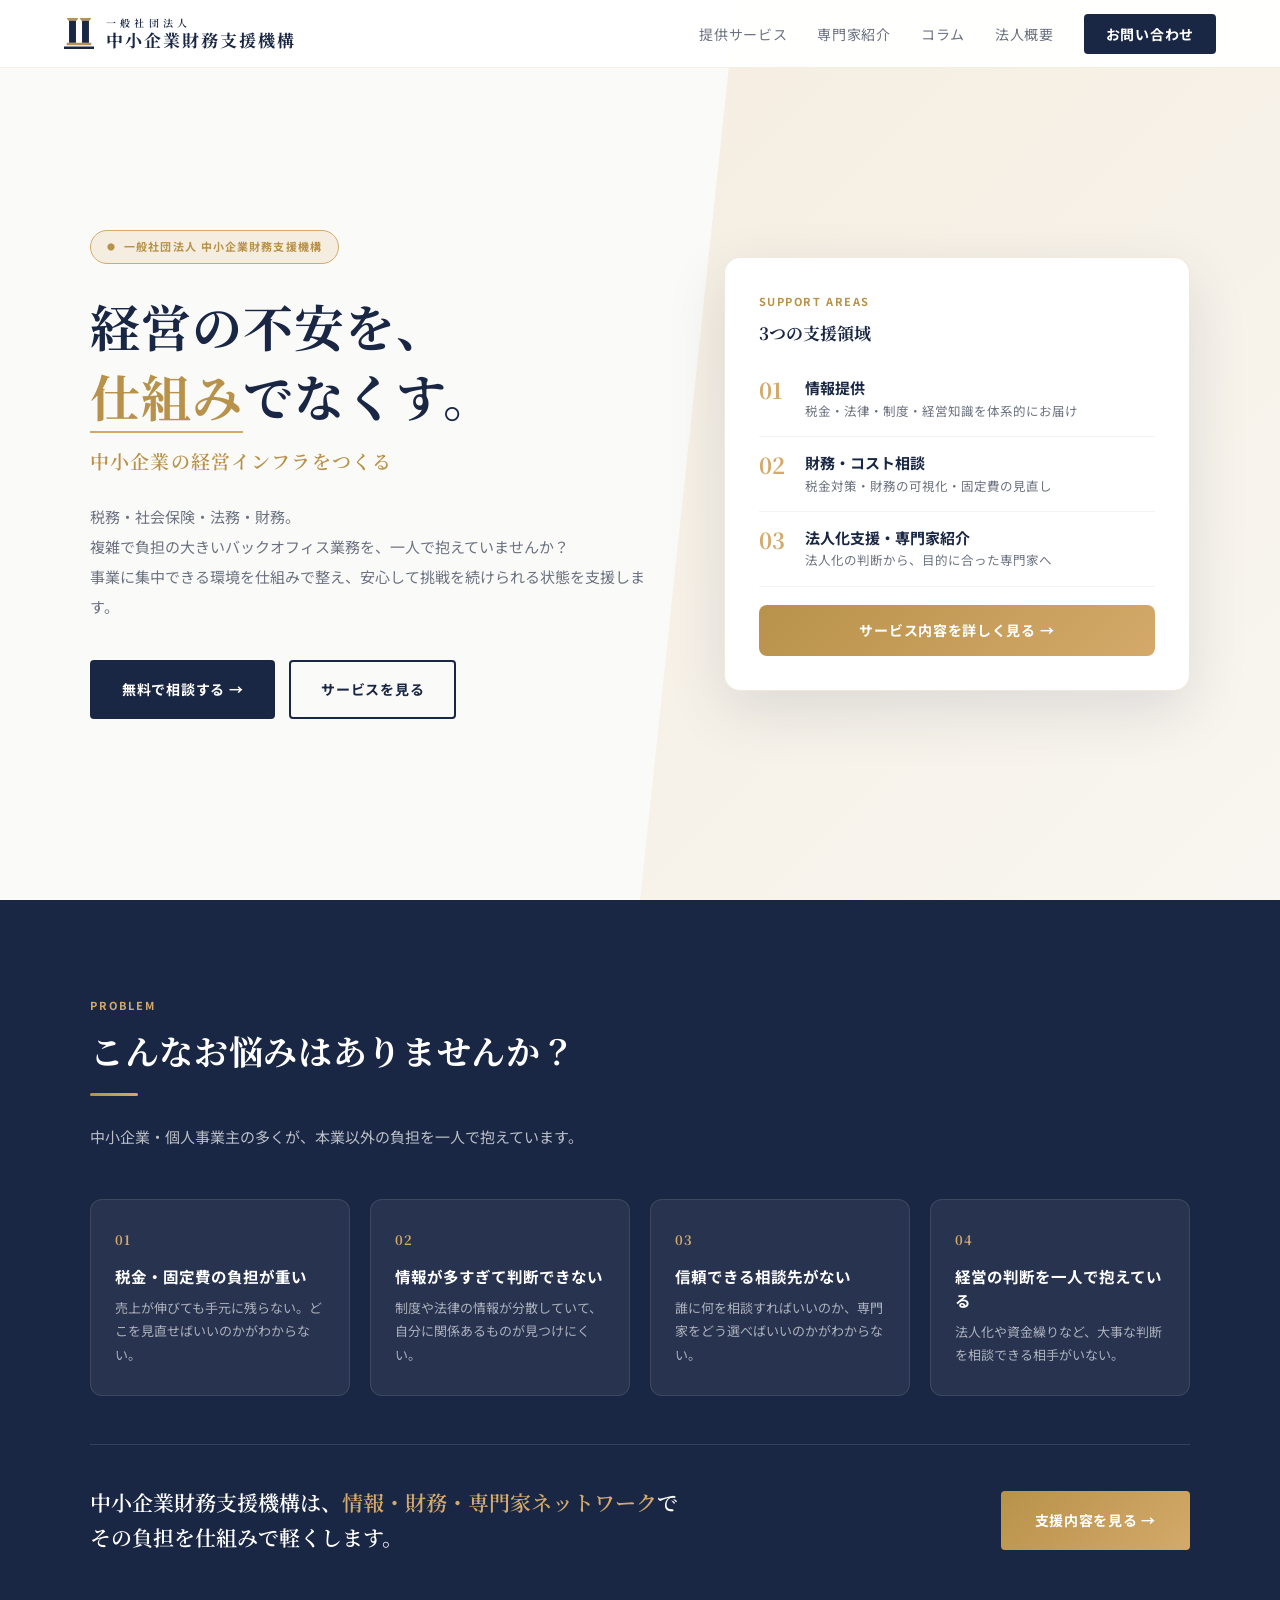
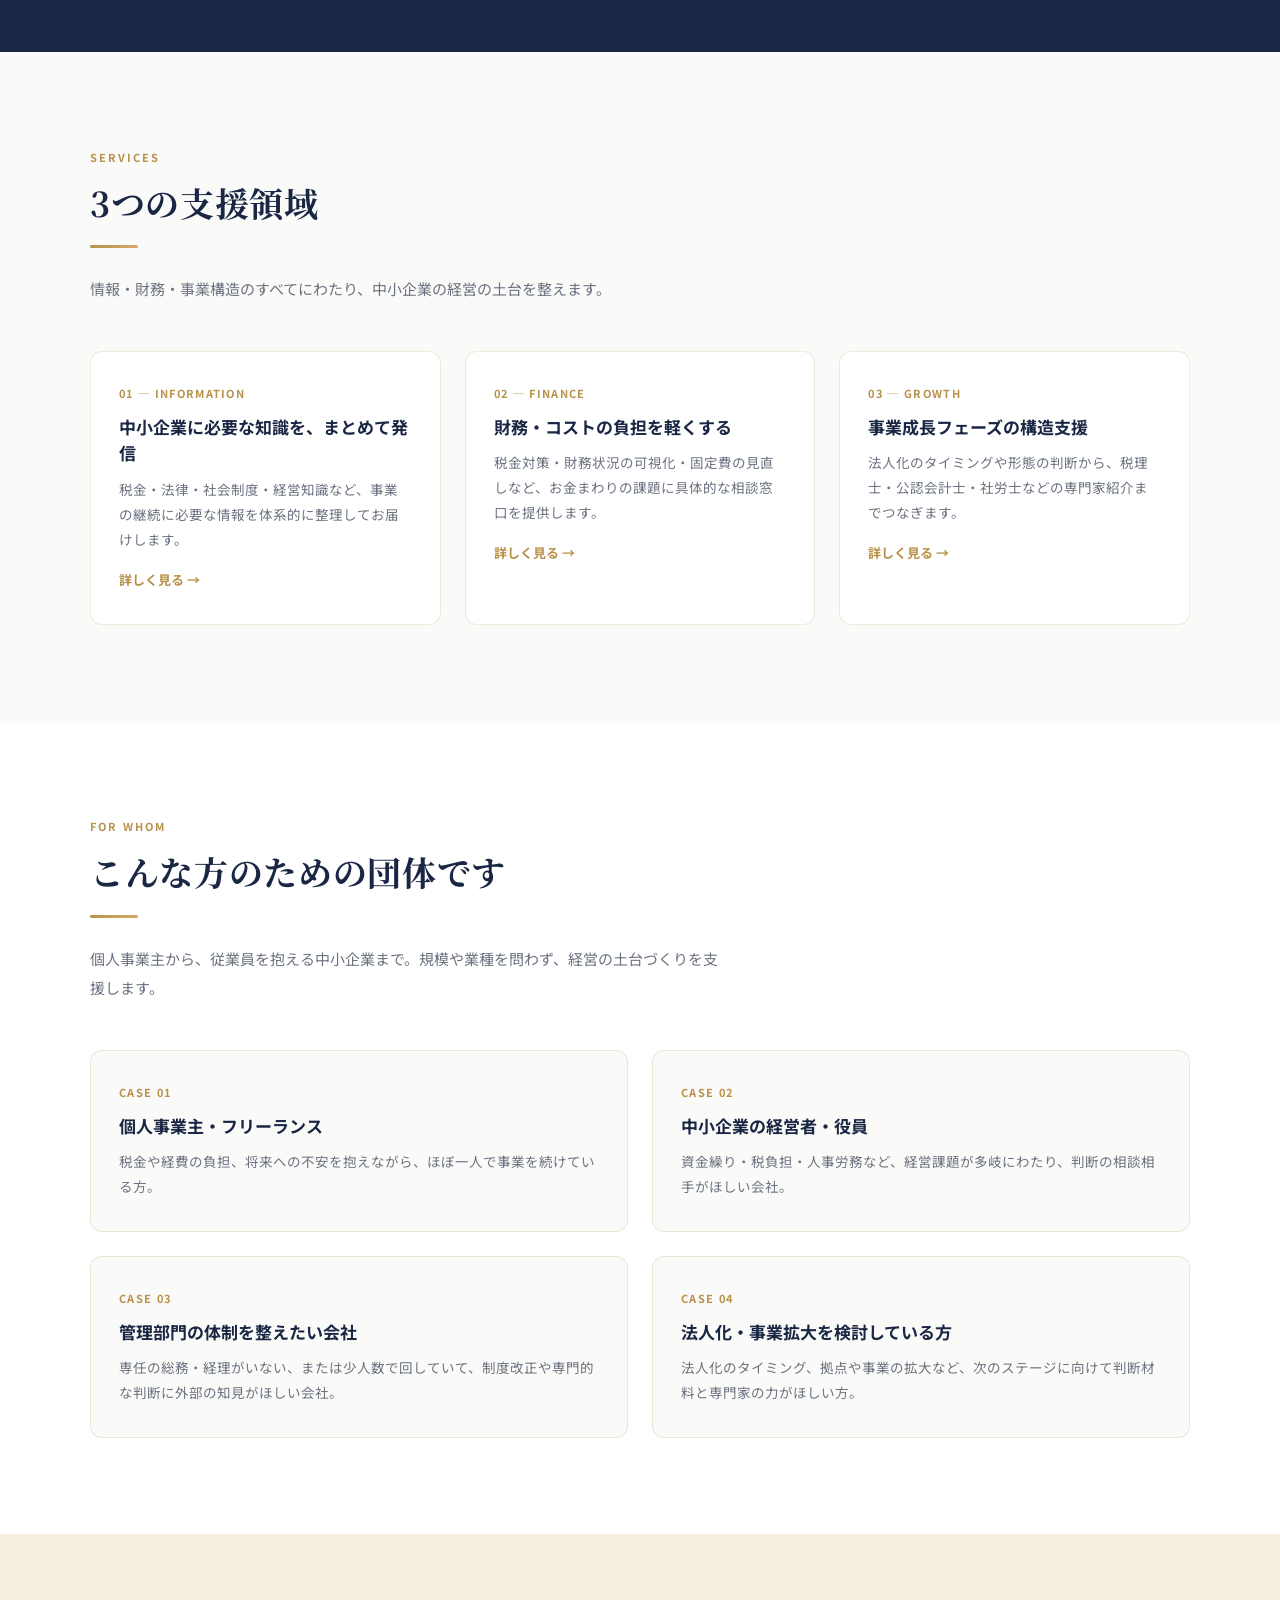
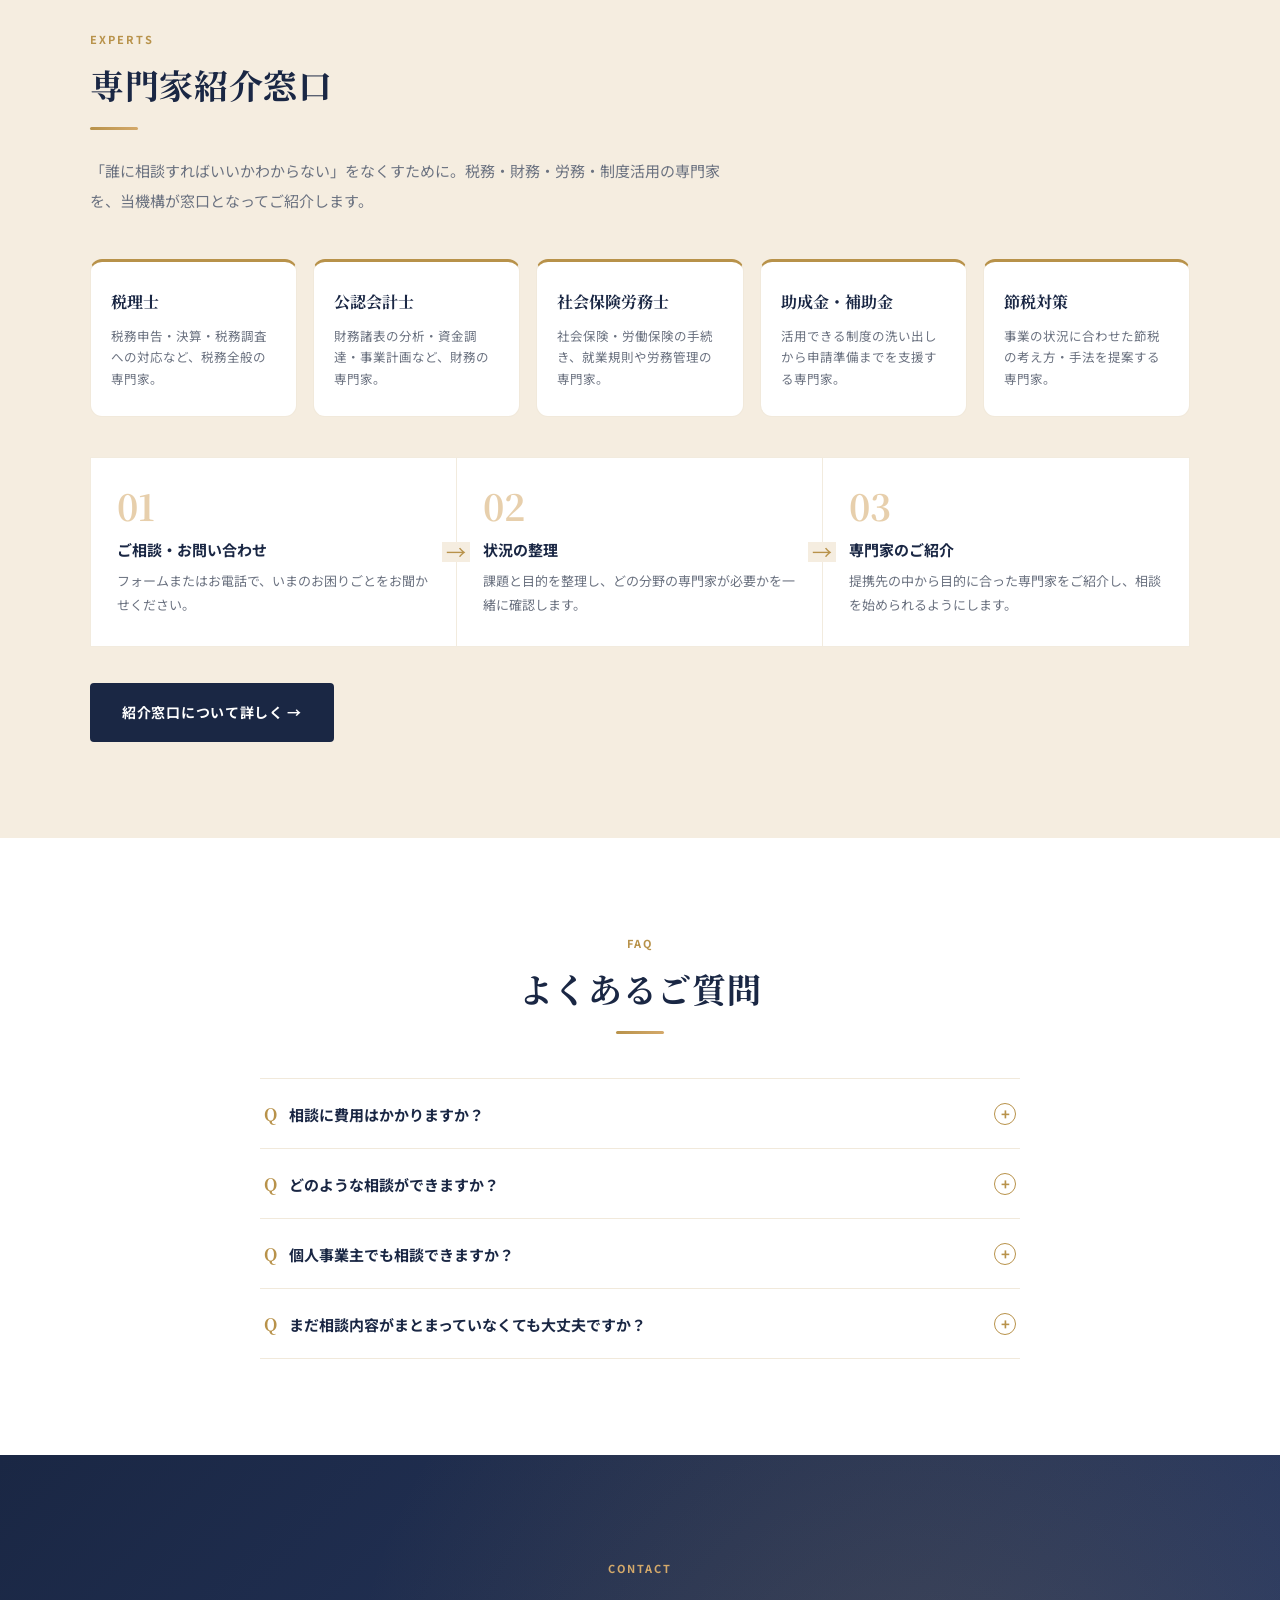
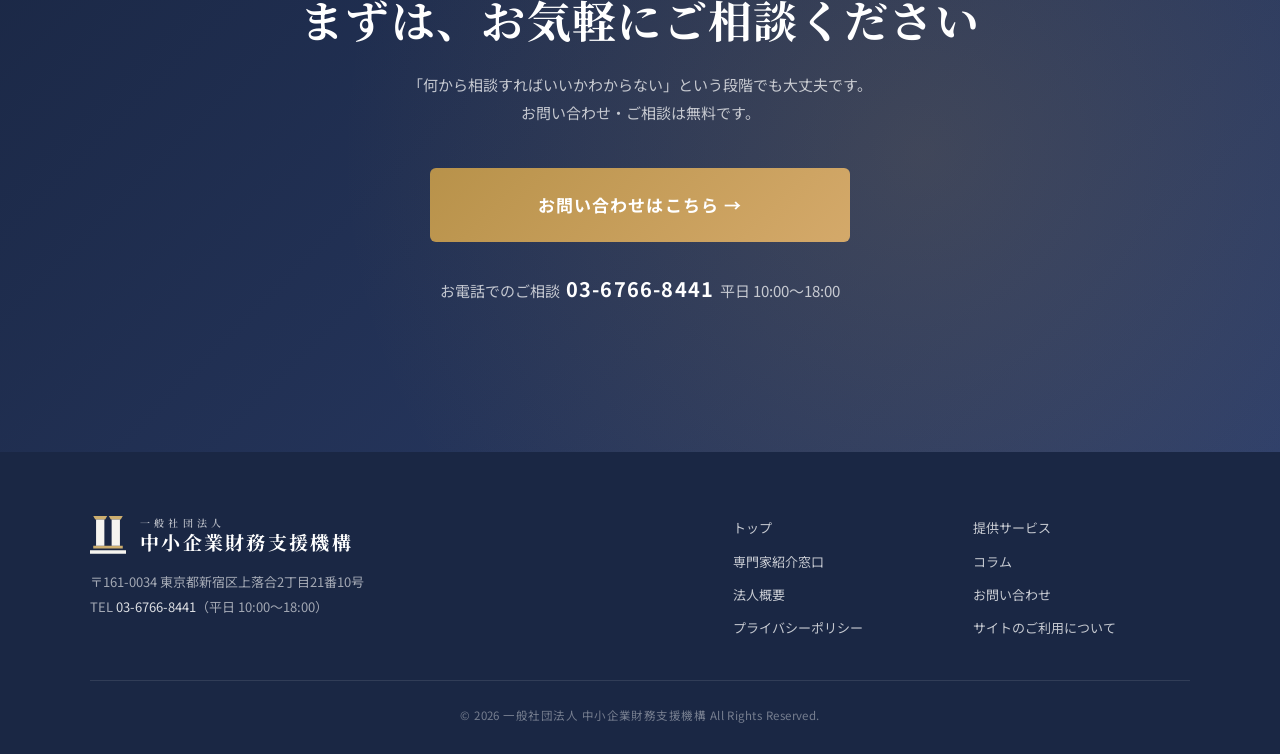
<file: index.html>
<!DOCTYPE html>
<html lang="ja">
<head>
<meta charset="UTF-8">
<meta name="viewport" content="width=device-width, initial-scale=1.0">
<title>一般社団法人 中小企業財務支援機構</title>
<meta name="description" content="中小企業・個人事業主の経営の土台づくりを支援する一般社団法人。税務・財務・制度の情報提供、財務・コスト相談、法人化支援、税理士・公認会計士・社労士などの専門家紹介を行っています。">
<meta property="og:type" content="website">
<meta property="og:title" content="一般社団法人 中小企業財務支援機構">
<meta property="og:description" content="中小企業・個人事業主の経営の土台づくりを支援する一般社団法人。税務・財務・制度の情報提供、財務・コスト相談、法人化支援、税理士・公認会計士・社労士などの専門家紹介を行っています。">
<meta property="og:url" content="https://zaimusienkikou-website.vercel.app/">
<meta property="og:site_name" content="一般社団法人 中小企業財務支援機構">
<meta name="format-detection" content="telephone=no">
<link rel="icon" href="favicon.svg" type="image/svg+xml">
<link rel="canonical" href="https://zaimusienkikou-website.vercel.app/">
<link rel="preconnect" href="https://fonts.googleapis.com">
<link rel="preconnect" href="https://fonts.gstatic.com" crossorigin>
<link href="https://fonts.googleapis.com/css2?family=Noto+Sans+JP:wght@400;500;700&family=Noto+Serif+JP:wght@600;700&display=swap" rel="stylesheet">
<link rel="stylesheet" href="assets/site.css">
</head>
<body>
<header class="nav">
  <a href="index.html" class="nav-logo" aria-label="一般社団法人 中小企業財務支援機構 トップへ">
    <svg class="logo-mark" viewBox="0 0 178 187" aria-hidden="true"><path class="g" fill="#b69355" d="M16 0h69l-10 17H26zM93 0h69l-10 17h-49zM16 147h146v14H16z"/><path fill="currentColor" d="M30 17h41v130H30zM107 17h41v130h-41zM0 169h178v18H0z"/></svg>
    <span class="logo-text"><small>一般社団法人</small><b>中小企業財務支援機構</b></span>
  </a>
  <ul class="nav-links">
    <li><a href="services.html">提供サービス</a></li>
    <li><a href="services.html#experts">専門家紹介</a></li>
    <li><a href="column.html">コラム</a></li>
    <li><a href="about.html">法人概要</a></li>
    <li><a href="contact.html" class="nav-cta">お問い合わせ</a></li>
  </ul>
  <button class="hamburger" id="ham" aria-label="メニューを開く" aria-expanded="false" aria-controls="mobileMenu"><span></span><span></span><span></span></button>
</header>
<nav class="mobile-menu" id="mobileMenu" aria-label="モバイルメニュー">
  <a href="index.html">トップ</a>
  <a href="services.html">提供サービス</a>
  <a href="services.html#experts">専門家紹介</a>
  <a href="column.html">コラム</a>
  <a href="about.html">法人概要</a>
  <a href="contact.html" class="nav-cta">お問い合わせ</a>
</nav>
<main>
<section class="hero">
  <div class="hero-inner">
    <div class="hero-left">
      <div class="badge">一般社団法人 中小企業財務支援機構</div>
      <h1>経営の不安を、<br><em>仕組み</em>でなくす。</h1>
      <p class="hero-catch">中小企業の経営インフラをつくる</p>
      <p class="hero-sub">税務・社会保険・法務・財務。<br>複雑で負担の大きいバックオフィス業務を、一人で抱えていませんか？<br>事業に集中できる環境を仕組みで整え、安心して挑戦を続けられる状態を支援します。</p>
      <div class="btn-row">
        <a href="contact.html" class="btn btn-primary">無料で相談する →</a>
        <a href="services.html" class="btn btn-secondary">サービスを見る</a>
      </div>
    </div>
    <div class="hero-card">
      <div class="card-label">SUPPORT AREAS</div>
      <div class="card-title">3つの支援領域</div>
      <a class="area-row" href="services.html#information"><span class="area-num">01</span><div><h3>情報提供</h3><p>税金・法律・制度・経営知識を体系的にお届け</p></div></a>
      <a class="area-row" href="services.html#finance"><span class="area-num">02</span><div><h3>財務・コスト相談</h3><p>税金対策・財務の可視化・固定費の見直し</p></div></a>
      <a class="area-row" href="services.html#growth"><span class="area-num">03</span><div><h3>法人化支援・専門家紹介</h3><p>法人化の判断から、目的に合った専門家へ</p></div></a>
      <a href="services.html" class="btn btn-gold">サービス内容を詳しく見る →</a>
    </div>
  </div>
</section>

<section class="navy">
  <div class="container">
    <div class="section-label">Problem</div>
    <h2 class="section-title">こんなお悩みはありませんか？</h2>
    <div class="gold-divider"></div>
    <p class="section-sub">中小企業・個人事業主の多くが、本業以外の負担を一人で抱えています。</p>
    <div class="problem-grid reveal">
      <div class="problem-card"><div class="num">01</div><h3>税金・固定費の負担が重い</h3><p>売上が伸びても手元に残らない。どこを見直せばいいのかがわからない。</p></div>
      <div class="problem-card"><div class="num">02</div><h3>情報が多すぎて判断できない</h3><p>制度や法律の情報が分散していて、自分に関係あるものが見つけにくい。</p></div>
      <div class="problem-card"><div class="num">03</div><h3>信頼できる相談先がない</h3><p>誰に何を相談すればいいのか、専門家をどう選べばいいのかがわからない。</p></div>
      <div class="problem-card"><div class="num">04</div><h3>経営の判断を一人で抱えている</h3><p>法人化や資金繰りなど、大事な判断を相談できる相手がいない。</p></div>
    </div>
    <div class="answer reveal">
      <p>中小企業財務支援機構は、<em>情報・財務・専門家ネットワーク</em>で<br>その負担を仕組みで軽くします。</p>
      <a href="services.html" class="btn btn-gold">支援内容を見る →</a>
    </div>
  </div>
</section>

<section class="bg-off">
  <div class="container">
    <div class="section-label">Services</div>
    <h2 class="section-title">3つの支援領域</h2>
    <div class="gold-divider"></div>
    <p class="section-sub">情報・財務・事業構造のすべてにわたり、中小企業の経営の土台を整えます。</p>
    <div class="card-grid cols-3 reveal">
      <a class="card" href="services.html#information"><div class="card-num">01 ─ INFORMATION</div><h3>中小企業に必要な知識を、まとめて発信</h3><p>税金・法律・社会制度・経営知識など、事業の継続に必要な情報を体系的に整理してお届けします。</p><span class="more">詳しく見る →</span></a>
      <a class="card" href="services.html#finance"><div class="card-num">02 ─ FINANCE</div><h3>財務・コストの負担を軽くする</h3><p>税金対策・財務状況の可視化・固定費の見直しなど、お金まわりの課題に具体的な相談窓口を提供します。</p><span class="more">詳しく見る →</span></a>
      <a class="card" href="services.html#growth"><div class="card-num">03 ─ GROWTH</div><h3>事業成長フェーズの構造支援</h3><p>法人化のタイミングや形態の判断から、税理士・公認会計士・社労士などの専門家紹介までつなぎます。</p><span class="more">詳しく見る →</span></a>
    </div>
  </div>
</section>

<section>
  <div class="container">
    <div class="section-label">For Whom</div>
    <h2 class="section-title">こんな方のための団体です</h2>
    <div class="gold-divider"></div>
    <p class="section-sub">個人事業主から、従業員を抱える中小企業まで。規模や業種を問わず、経営の土台づくりを支援します。</p>
    <div class="card-grid cols-2 reveal">
      <div class="card hover"><div class="card-num">CASE 01</div><h3>個人事業主・フリーランス</h3><p>税金や経費の負担、将来への不安を抱えながら、ほぼ一人で事業を続けている方。</p></div>
      <div class="card hover"><div class="card-num">CASE 02</div><h3>中小企業の経営者・役員</h3><p>資金繰り・税負担・人事労務など、経営課題が多岐にわたり、判断の相談相手がほしい会社。</p></div>
      <div class="card hover"><div class="card-num">CASE 03</div><h3>管理部門の体制を整えたい会社</h3><p>専任の総務・経理がいない、または少人数で回していて、制度改正や専門的な判断に外部の知見がほしい会社。</p></div>
      <div class="card hover"><div class="card-num">CASE 04</div><h3>法人化・事業拡大を検討している方</h3><p>法人化のタイミング、拠点や事業の拡大など、次のステージに向けて判断材料と専門家の力がほしい方。</p></div>
    </div>
  </div>
</section>

<section class="bg-pale" id="experts">
  <div class="container">
    <div class="section-label">Experts</div>
    <h2 class="section-title">専門家紹介窓口</h2>
    <div class="gold-divider"></div>
    <p class="section-sub">「誰に相談すればいいかわからない」をなくすために。税務・財務・労務・制度活用の専門家を、当機構が窓口となってご紹介します。</p>
    <div class="expert-grid reveal">
    <div class="expert"><h3>税理士</h3><p>税務申告・決算・税務調査への対応など、税務全般の専門家。</p></div>
    <div class="expert"><h3>公認会計士</h3><p>財務諸表の分析・資金調達・事業計画など、財務の専門家。</p></div>
    <div class="expert"><h3>社会保険労務士</h3><p>社会保険・労働保険の手続き、就業規則や労務管理の専門家。</p></div>
    <div class="expert"><h3>助成金・補助金</h3><p>活用できる制度の洗い出しから申請準備までを支援する専門家。</p></div>
    <div class="expert"><h3>節税対策</h3><p>事業の状況に合わせた節税の考え方・手法を提案する専門家。</p></div>
    </div>
  <div class="steps reveal">
    <div class="step"><div class="step-num">01</div><h3>ご相談・お問い合わせ</h3><p>フォームまたはお電話で、いまのお困りごとをお聞かせください。</p></div>
    <div class="step"><div class="step-num">02</div><h3>状況の整理</h3><p>課題と目的を整理し、どの分野の専門家が必要かを一緒に確認します。</p></div>
    <div class="step"><div class="step-num">03</div><h3>専門家のご紹介</h3><p>提携先の中から目的に合った専門家をご紹介し、相談を始められるようにします。</p></div>
  </div>
    <div class="btn-row" style="margin-top:36px"><a href="services.html#experts" class="btn btn-primary">紹介窓口について詳しく →</a></div>
  </div>
</section>

<section>
  <div class="container">
    <div class="center">
      <div class="section-label">FAQ</div>
      <h2 class="section-title">よくあるご質問</h2>
      <div class="gold-divider"></div>
    </div>
    <div class="faq-list">
    <div class="faq-item">
      <button class="faq-q" aria-expanded="false"><span><span class="q">Q</span>相談に費用はかかりますか？</span><span class="faq-icon">+</span></button>
      <div class="faq-a"><p>お問い合わせ・ご相談は無料です。専門家へ正式にご依頼いただく場合の費用は、ご依頼前に各専門家からご案内します。</p></div>
    </div>
    <div class="faq-item">
      <button class="faq-q" aria-expanded="false"><span><span class="q">Q</span>どのような相談ができますか？</span><span class="faq-icon">+</span></button>
      <div class="faq-a"><p>税金・財務・コストの見直し、法人化のタイミングや形態、制度の活用など、事業のお金と仕組みにかかわるご相談を幅広くお受けしています。内容に応じて、適した専門家もご紹介します。</p></div>
    </div>
    <div class="faq-item">
      <button class="faq-q" aria-expanded="false"><span><span class="q">Q</span>個人事業主でも相談できますか？</span><span class="faq-icon">+</span></button>
      <div class="faq-a"><p>はい。個人事業主・フリーランスの方から小規模法人の経営者の方まで、規模を問わずご相談いただけます。</p></div>
    </div>
    <div class="faq-item">
      <button class="faq-q" aria-expanded="false"><span><span class="q">Q</span>まだ相談内容がまとまっていなくても大丈夫ですか？</span><span class="faq-icon">+</span></button>
      <div class="faq-a"><p>大丈夫です。「何から手をつければいいかわからない」という段階から、状況の整理をお手伝いします。</p></div>
    </div>
    </div>
  </div>
</section>

<section class="cta">
  <div class="container">
    <div class="section-label">Contact</div>
    <h2>まずは、お気軽にご相談ください</h2>
    <p>「何から相談すればいいかわからない」という段階でも大丈夫です。<br>お問い合わせ・ご相談は無料です。</p>
    <a href="contact.html" class="cta-btn">お問い合わせはこちら →</a>
    <p class="cta-tel">お電話でのご相談<a href="tel:03-6766-8441">03-6766-8441</a>平日 10:00〜18:00</p>
  </div>
</section>
</main>
<footer class="footer">
  <div class="footer-inner">
    <div class="footer-brand">
      <div class="footer-logo"><svg class="logo-mark" viewBox="0 0 178 187" aria-hidden="true"><path class="g" fill="#b69355" d="M16 0h69l-10 17H26zM93 0h69l-10 17h-49zM16 147h146v14H16z"/><path fill="currentColor" d="M30 17h41v130H30zM107 17h41v130h-41zM0 169h178v18H0z"/></svg><span class="logo-text"><small>一般社団法人</small><b>中小企業財務支援機構</b></span></div>
      <p>〒161-0034 東京都新宿区上落合2丁目21番10号<br>TEL <a href="tel:03-6766-8441">03-6766-8441</a>（平日 10:00〜18:00）</p>
    </div>
    <ul class="footer-links">
      <li><a href="index.html">トップ</a></li>
      <li><a href="services.html">提供サービス</a></li>
      <li><a href="services.html#experts">専門家紹介窓口</a></li>
      <li><a href="column.html">コラム</a></li>
      <li><a href="about.html">法人概要</a></li>
      <li><a href="contact.html">お問い合わせ</a></li>
      <li><a href="privacy.html">プライバシーポリシー</a></li>
      <li><a href="policy.html">サイトのご利用について</a></li>
    </ul>
  </div>
  <p class="copyright">© <span id="year">2026</span> 一般社団法人 中小企業財務支援機構 All Rights Reserved.</p>
</footer>
<script src="assets/site.js"></script>
</body>
</html>
</file>
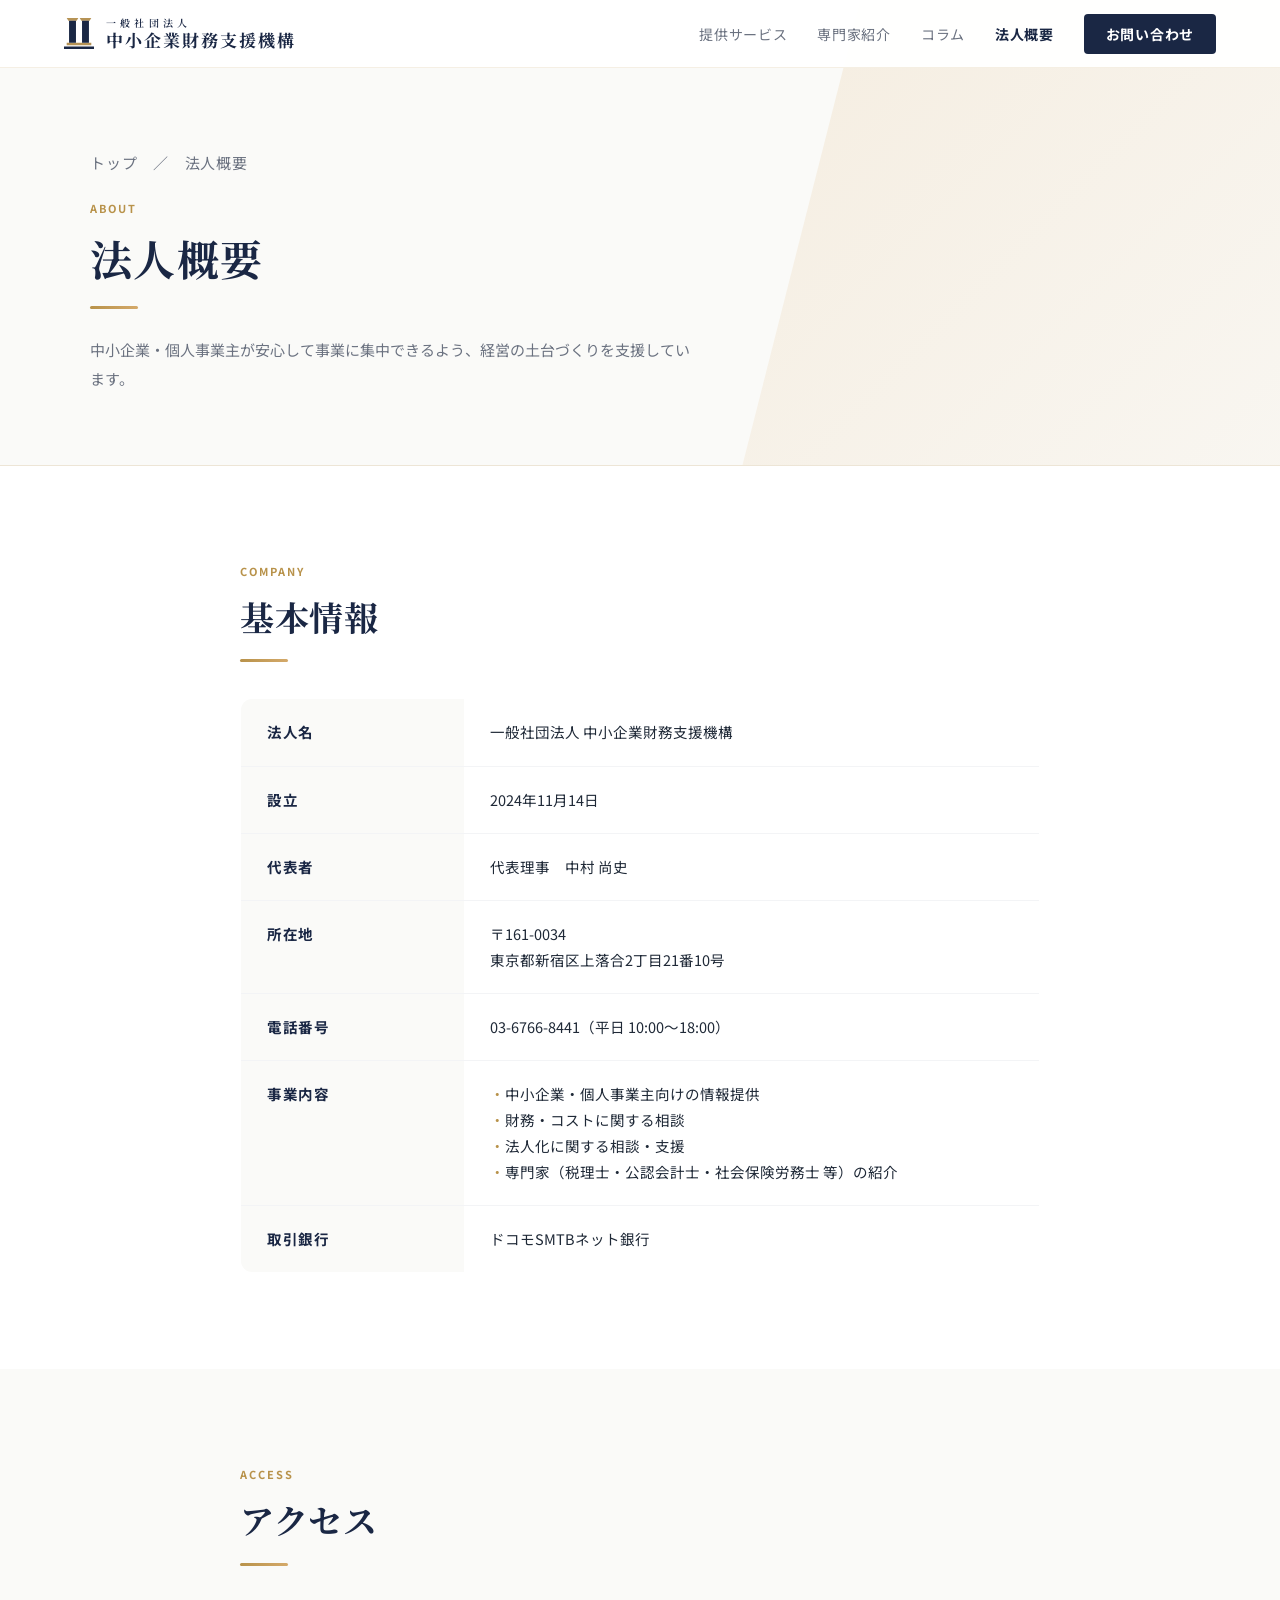
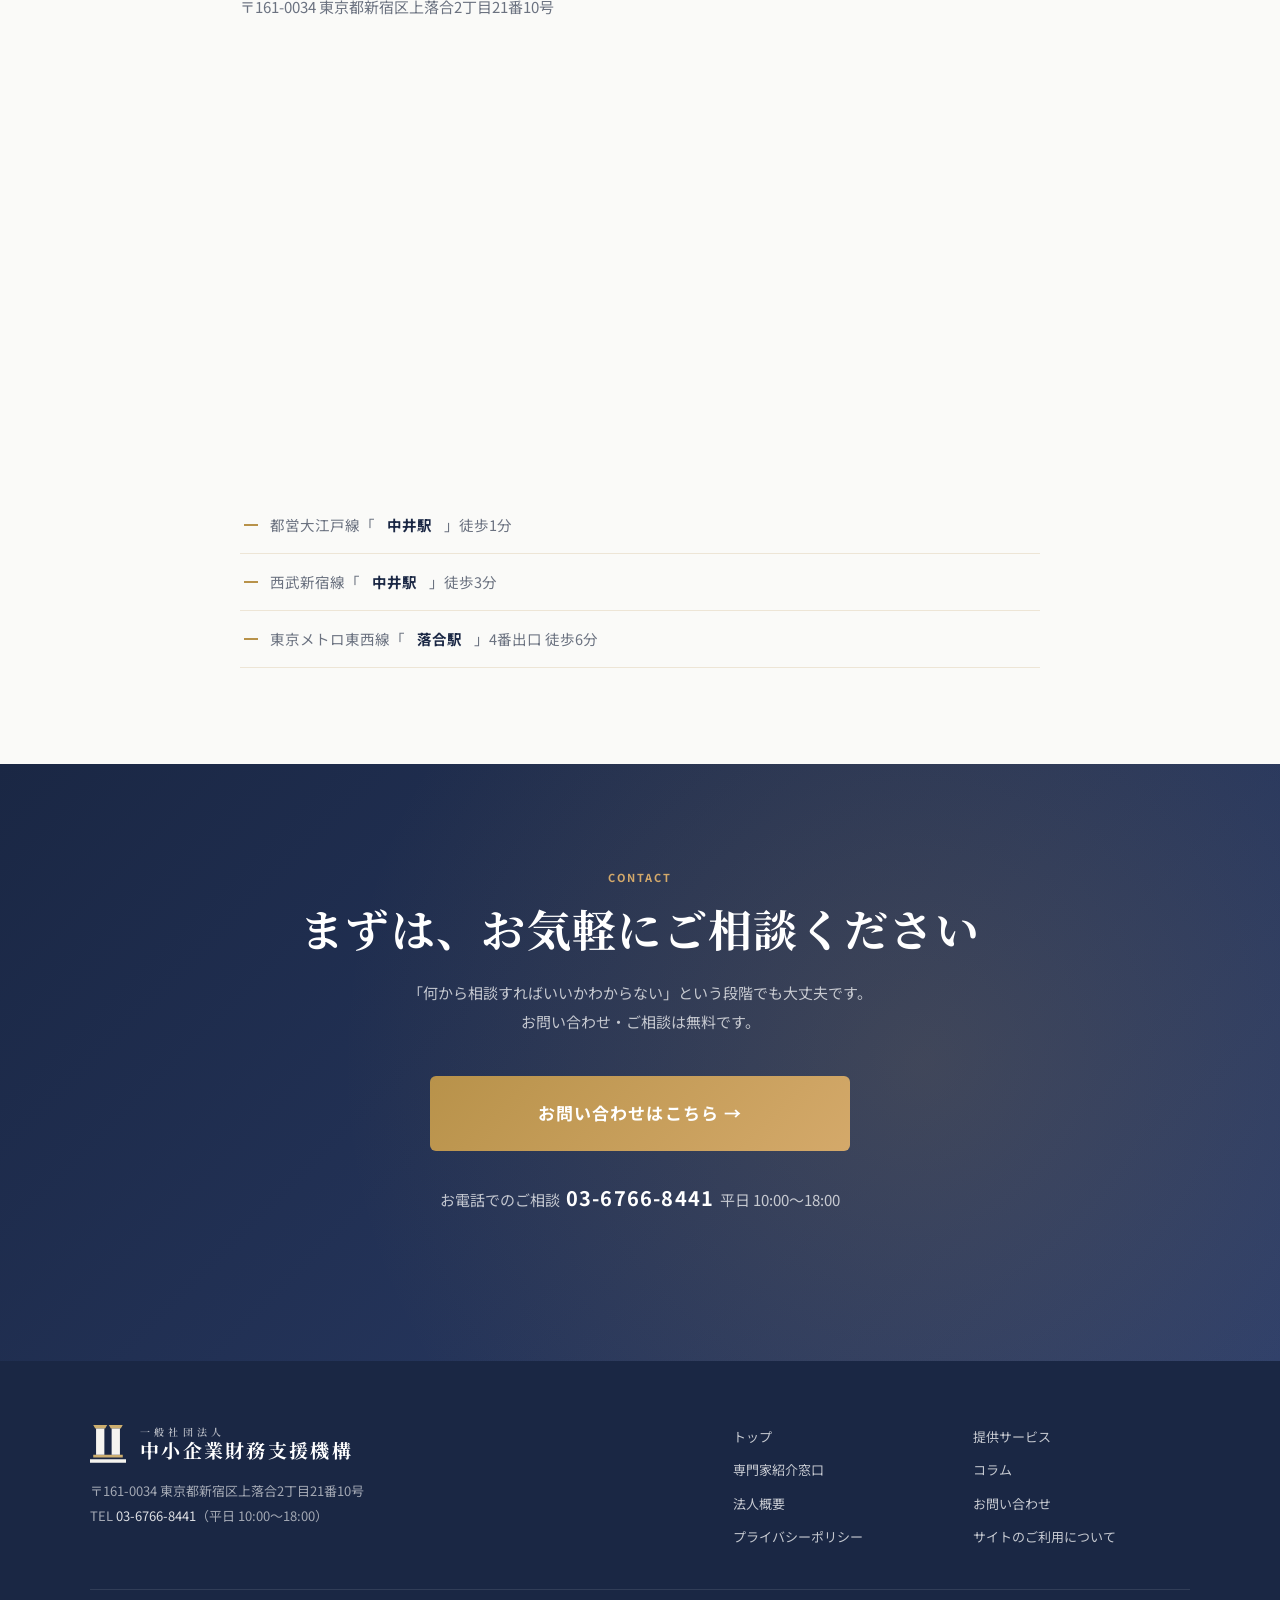
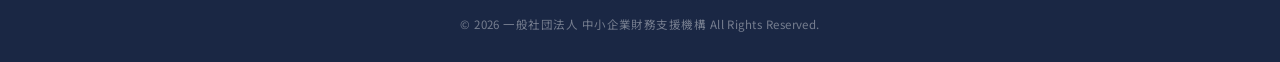
<file: about.html>
<!DOCTYPE html>
<html lang="ja">
<head>
<meta charset="UTF-8">
<meta name="viewport" content="width=device-width, initial-scale=1.0">
<title>法人概要｜一般社団法人 中小企業財務支援機構</title>
<meta name="description" content="一般社団法人 中小企業財務支援機構の法人概要・所在地・アクセスのご案内です。">
<meta property="og:type" content="website">
<meta property="og:title" content="法人概要｜一般社団法人 中小企業財務支援機構">
<meta property="og:description" content="一般社団法人 中小企業財務支援機構の法人概要・所在地・アクセスのご案内です。">
<meta property="og:url" content="https://zaimusienkikou-website.vercel.app/about.html">
<meta property="og:site_name" content="一般社団法人 中小企業財務支援機構">
<meta name="format-detection" content="telephone=no">
<link rel="icon" href="favicon.svg" type="image/svg+xml">
<link rel="canonical" href="https://zaimusienkikou-website.vercel.app/about.html">
<link rel="preconnect" href="https://fonts.googleapis.com">
<link rel="preconnect" href="https://fonts.gstatic.com" crossorigin>
<link href="https://fonts.googleapis.com/css2?family=Noto+Sans+JP:wght@400;500;700&family=Noto+Serif+JP:wght@600;700&display=swap" rel="stylesheet">
<link rel="stylesheet" href="assets/site.css">
</head>
<body>
<header class="nav">
  <a href="index.html" class="nav-logo" aria-label="一般社団法人 中小企業財務支援機構 トップへ">
    <svg class="logo-mark" viewBox="0 0 178 187" aria-hidden="true"><path class="g" fill="#b69355" d="M16 0h69l-10 17H26zM93 0h69l-10 17h-49zM16 147h146v14H16z"/><path fill="currentColor" d="M30 17h41v130H30zM107 17h41v130h-41zM0 169h178v18H0z"/></svg>
    <span class="logo-text"><small>一般社団法人</small><b>中小企業財務支援機構</b></span>
  </a>
  <ul class="nav-links">
    <li><a href="services.html">提供サービス</a></li>
    <li><a href="services.html#experts">専門家紹介</a></li>
    <li><a href="column.html">コラム</a></li>
    <li><a href="about.html" class="active">法人概要</a></li>
    <li><a href="contact.html" class="nav-cta">お問い合わせ</a></li>
  </ul>
  <button class="hamburger" id="ham" aria-label="メニューを開く" aria-expanded="false" aria-controls="mobileMenu"><span></span><span></span><span></span></button>
</header>
<nav class="mobile-menu" id="mobileMenu" aria-label="モバイルメニュー">
  <a href="index.html">トップ</a>
  <a href="services.html">提供サービス</a>
  <a href="services.html#experts">専門家紹介</a>
  <a href="column.html">コラム</a>
  <a href="about.html">法人概要</a>
  <a href="contact.html" class="nav-cta">お問い合わせ</a>
</nav>
<section class="page-hero">
  <div class="container">
    <p class="breadcrumb"><a href="index.html">トップ</a>　／　法人概要</p>
    <div class="section-label">About</div>
    <h1>法人概要</h1>
    <div class="gold-divider"></div>
    <p>中小企業・個人事業主が安心して事業に集中できるよう、経営の土台づくりを支援しています。</p>
  </div>
</section>
<main>
<section>
  <div class="container narrow">
    <div class="section-label">Company</div>
    <h2 class="section-title">基本情報</h2>
    <div class="gold-divider"></div>
    <table class="info-table reveal">
      <tr><th>法人名</th><td>一般社団法人 中小企業財務支援機構</td></tr>
      <tr><th>設立</th><td>2024年11月14日</td></tr>
      <tr><th>代表者</th><td>代表理事　中村 尚史</td></tr>
      <tr><th>所在地</th><td>〒161-0034<br>東京都新宿区上落合2丁目21番10号</td></tr>
      <tr><th>電話番号</th><td><a href="tel:03-6766-8441" style="text-decoration:none">03-6766-8441</a>（平日 10:00〜18:00）</td></tr>
      <tr><th>事業内容</th><td><ul><li>中小企業・個人事業主向けの情報提供</li><li>財務・コストに関する相談</li><li>法人化に関する相談・支援</li><li>専門家（税理士・公認会計士・社会保険労務士 等）の紹介</li></ul></td></tr>
      <tr><th>取引銀行</th><td>ドコモSMTBネット銀行</td></tr>
    </table>
  </div>
</section>

<section class="bg-off">
  <div class="container narrow">
    <div class="section-label">Access</div>
    <h2 class="section-title">アクセス</h2>
    <div class="gold-divider"></div>
    <p class="section-sub">〒161-0034 東京都新宿区上落合2丁目21番10号</p>
    <iframe class="map" title="所在地の地図" src="https://maps.google.com/maps?q=東京都新宿区上落合2丁目21番10号&t=&z=17&ie=UTF8&iwloc=&output=embed" loading="lazy" referrerpolicy="no-referrer-when-downgrade" allowfullscreen></iframe>
    <ul class="access">
      <li>都営大江戸線「<strong>中井駅</strong>」徒歩1分</li>
      <li>西武新宿線「<strong>中井駅</strong>」徒歩3分</li>
      <li>東京メトロ東西線「<strong>落合駅</strong>」4番出口 徒歩6分</li>
    </ul>
  </div>
</section>

<section class="cta">
  <div class="container">
    <div class="section-label">Contact</div>
    <h2>まずは、お気軽にご相談ください</h2>
    <p>「何から相談すればいいかわからない」という段階でも大丈夫です。<br>お問い合わせ・ご相談は無料です。</p>
    <a href="contact.html" class="cta-btn">お問い合わせはこちら →</a>
    <p class="cta-tel">お電話でのご相談<a href="tel:03-6766-8441">03-6766-8441</a>平日 10:00〜18:00</p>
  </div>
</section>
</main>
<footer class="footer">
  <div class="footer-inner">
    <div class="footer-brand">
      <div class="footer-logo"><svg class="logo-mark" viewBox="0 0 178 187" aria-hidden="true"><path class="g" fill="#b69355" d="M16 0h69l-10 17H26zM93 0h69l-10 17h-49zM16 147h146v14H16z"/><path fill="currentColor" d="M30 17h41v130H30zM107 17h41v130h-41zM0 169h178v18H0z"/></svg><span class="logo-text"><small>一般社団法人</small><b>中小企業財務支援機構</b></span></div>
      <p>〒161-0034 東京都新宿区上落合2丁目21番10号<br>TEL <a href="tel:03-6766-8441">03-6766-8441</a>（平日 10:00〜18:00）</p>
    </div>
    <ul class="footer-links">
      <li><a href="index.html">トップ</a></li>
      <li><a href="services.html">提供サービス</a></li>
      <li><a href="services.html#experts">専門家紹介窓口</a></li>
      <li><a href="column.html">コラム</a></li>
      <li><a href="about.html">法人概要</a></li>
      <li><a href="contact.html">お問い合わせ</a></li>
      <li><a href="privacy.html">プライバシーポリシー</a></li>
      <li><a href="policy.html">サイトのご利用について</a></li>
    </ul>
  </div>
  <p class="copyright">© <span id="year">2026</span> 一般社団法人 中小企業財務支援機構 All Rights Reserved.</p>
</footer>
<script src="assets/site.js"></script>
</body>
</html>
</file>
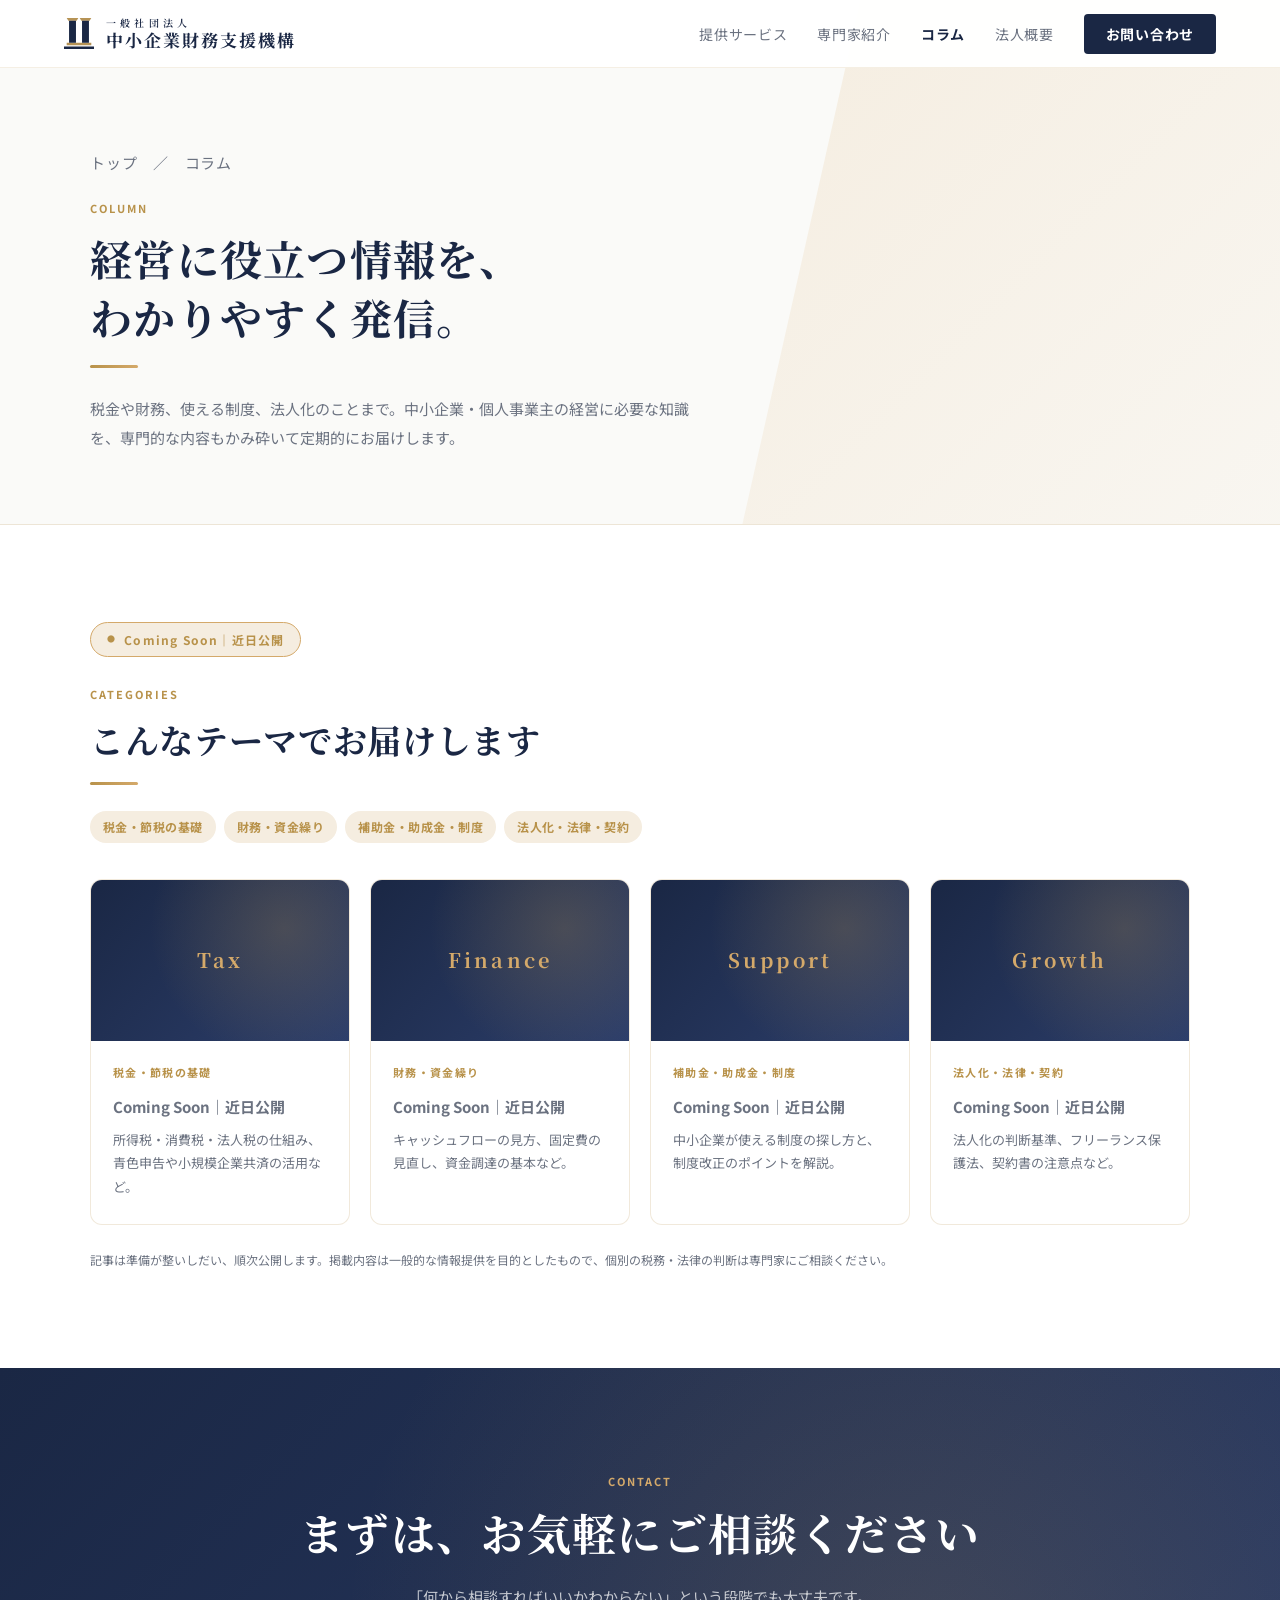
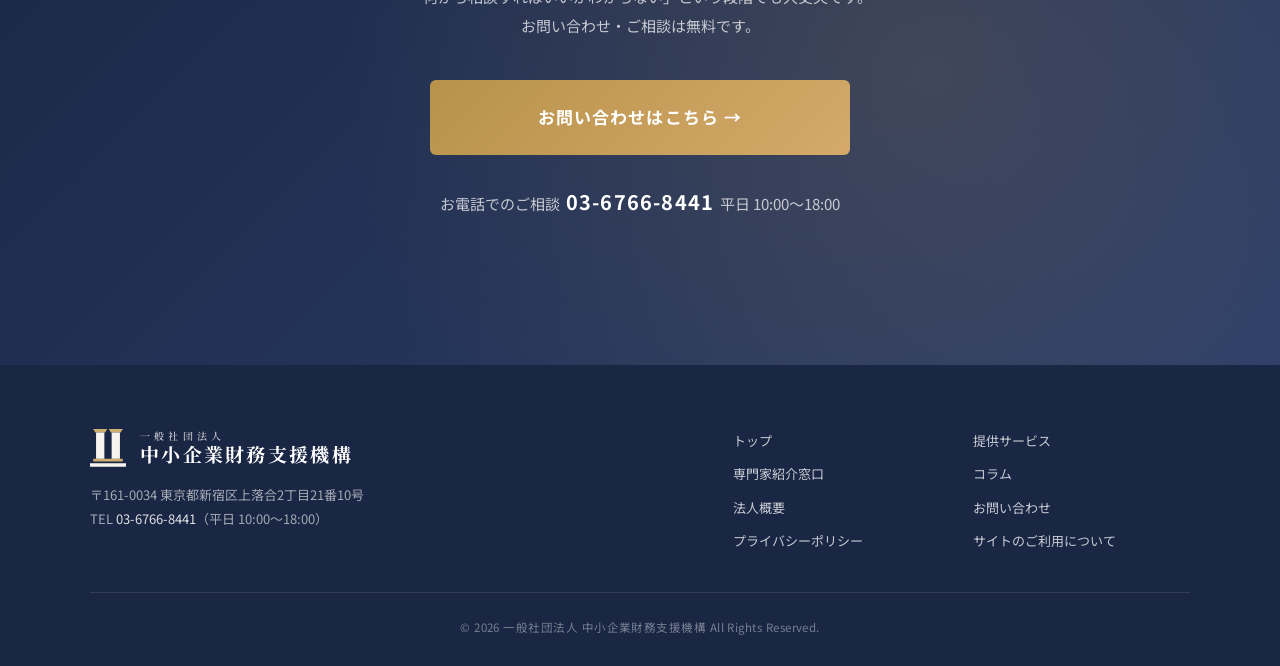
<file: column.html>
<!DOCTYPE html>
<html lang="ja">
<head>
<meta name="robots" content="noindex">
<meta charset="UTF-8">
<meta name="viewport" content="width=device-width, initial-scale=1.0">
<title>コラム｜一般社団法人 中小企業財務支援機構</title>
<meta name="description" content="中小企業・個人事業主の経営に役立つ、税金・財務・制度・法人化の情報を発信するコラムです（近日公開）。">
<meta property="og:type" content="website">
<meta property="og:title" content="コラム｜一般社団法人 中小企業財務支援機構">
<meta property="og:description" content="中小企業・個人事業主の経営に役立つ、税金・財務・制度・法人化の情報を発信するコラムです（近日公開）。">
<meta property="og:url" content="https://zaimusienkikou-website.vercel.app/column.html">
<meta property="og:site_name" content="一般社団法人 中小企業財務支援機構">
<meta name="format-detection" content="telephone=no">
<link rel="icon" href="favicon.svg" type="image/svg+xml">
<link rel="canonical" href="https://zaimusienkikou-website.vercel.app/column.html">
<link rel="preconnect" href="https://fonts.googleapis.com">
<link rel="preconnect" href="https://fonts.gstatic.com" crossorigin>
<link href="https://fonts.googleapis.com/css2?family=Noto+Sans+JP:wght@400;500;700&family=Noto+Serif+JP:wght@600;700&display=swap" rel="stylesheet">
<link rel="stylesheet" href="assets/site.css">
</head>
<body>
<header class="nav">
  <a href="index.html" class="nav-logo" aria-label="一般社団法人 中小企業財務支援機構 トップへ">
    <svg class="logo-mark" viewBox="0 0 178 187" aria-hidden="true"><path class="g" fill="#b69355" d="M16 0h69l-10 17H26zM93 0h69l-10 17h-49zM16 147h146v14H16z"/><path fill="currentColor" d="M30 17h41v130H30zM107 17h41v130h-41zM0 169h178v18H0z"/></svg>
    <span class="logo-text"><small>一般社団法人</small><b>中小企業財務支援機構</b></span>
  </a>
  <ul class="nav-links">
    <li><a href="services.html">提供サービス</a></li>
    <li><a href="services.html#experts">専門家紹介</a></li>
    <li><a href="column.html" class="active">コラム</a></li>
    <li><a href="about.html">法人概要</a></li>
    <li><a href="contact.html" class="nav-cta">お問い合わせ</a></li>
  </ul>
  <button class="hamburger" id="ham" aria-label="メニューを開く" aria-expanded="false" aria-controls="mobileMenu"><span></span><span></span><span></span></button>
</header>
<nav class="mobile-menu" id="mobileMenu" aria-label="モバイルメニュー">
  <a href="index.html">トップ</a>
  <a href="services.html">提供サービス</a>
  <a href="services.html#experts">専門家紹介</a>
  <a href="column.html">コラム</a>
  <a href="about.html">法人概要</a>
  <a href="contact.html" class="nav-cta">お問い合わせ</a>
</nav>
<section class="page-hero">
  <div class="container">
    <p class="breadcrumb"><a href="index.html">トップ</a>　／　コラム</p>
    <div class="section-label">Column</div>
    <h1>経営に役立つ情報を、<br>わかりやすく発信。</h1>
    <div class="gold-divider"></div>
    <p>税金や財務、使える制度、法人化のことまで。中小企業・個人事業主の経営に必要な知識を、専門的な内容もかみ砕いて定期的にお届けします。</p>
  </div>
</section>
<main>
<section>
  <div class="container">
    <div class="soon-badge">Coming Soon｜近日公開</div>
    <div class="section-label">Categories</div>
    <h2 class="section-title">こんなテーマでお届けします</h2>
    <div class="gold-divider"></div>
    <div class="tags" style="margin-bottom:8px"><span class="tag">税金・節税の基礎</span><span class="tag">財務・資金繰り</span><span class="tag">補助金・助成金・制度</span><span class="tag">法人化・法律・契約</span></div>
    <div class="col-grid reveal">
      <div class="col-card"><div class="col-thumb"><span>Tax</span></div><div class="col-body"><div class="card-num">税金・節税の基礎</div><h3>Coming Soon｜近日公開</h3><p>所得税・消費税・法人税の仕組み、青色申告や小規模企業共済の活用など。</p></div></div>
      <div class="col-card"><div class="col-thumb"><span>Finance</span></div><div class="col-body"><div class="card-num">財務・資金繰り</div><h3>Coming Soon｜近日公開</h3><p>キャッシュフローの見方、固定費の見直し、資金調達の基本など。</p></div></div>
      <div class="col-card"><div class="col-thumb"><span>Support</span></div><div class="col-body"><div class="card-num">補助金・助成金・制度</div><h3>Coming Soon｜近日公開</h3><p>中小企業が使える制度の探し方と、制度改正のポイントを解説。</p></div></div>
      <div class="col-card"><div class="col-thumb"><span>Growth</span></div><div class="col-body"><div class="card-num">法人化・法律・契約</div><h3>Coming Soon｜近日公開</h3><p>法人化の判断基準、フリーランス保護法、契約書の注意点など。</p></div></div>
    </div>
    <p class="note">記事は準備が整いしだい、順次公開します。掲載内容は一般的な情報提供を目的としたもので、個別の税務・法律の判断は専門家にご相談ください。</p>
  </div>
</section>

<section class="cta">
  <div class="container">
    <div class="section-label">Contact</div>
    <h2>まずは、お気軽にご相談ください</h2>
    <p>「何から相談すればいいかわからない」という段階でも大丈夫です。<br>お問い合わせ・ご相談は無料です。</p>
    <a href="contact.html" class="cta-btn">お問い合わせはこちら →</a>
    <p class="cta-tel">お電話でのご相談<a href="tel:03-6766-8441">03-6766-8441</a>平日 10:00〜18:00</p>
  </div>
</section>
</main>
<footer class="footer">
  <div class="footer-inner">
    <div class="footer-brand">
      <div class="footer-logo"><svg class="logo-mark" viewBox="0 0 178 187" aria-hidden="true"><path class="g" fill="#b69355" d="M16 0h69l-10 17H26zM93 0h69l-10 17h-49zM16 147h146v14H16z"/><path fill="currentColor" d="M30 17h41v130H30zM107 17h41v130h-41zM0 169h178v18H0z"/></svg><span class="logo-text"><small>一般社団法人</small><b>中小企業財務支援機構</b></span></div>
      <p>〒161-0034 東京都新宿区上落合2丁目21番10号<br>TEL <a href="tel:03-6766-8441">03-6766-8441</a>（平日 10:00〜18:00）</p>
    </div>
    <ul class="footer-links">
      <li><a href="index.html">トップ</a></li>
      <li><a href="services.html">提供サービス</a></li>
      <li><a href="services.html#experts">専門家紹介窓口</a></li>
      <li><a href="column.html">コラム</a></li>
      <li><a href="about.html">法人概要</a></li>
      <li><a href="contact.html">お問い合わせ</a></li>
      <li><a href="privacy.html">プライバシーポリシー</a></li>
      <li><a href="policy.html">サイトのご利用について</a></li>
    </ul>
  </div>
  <p class="copyright">© <span id="year">2026</span> 一般社団法人 中小企業財務支援機構 All Rights Reserved.</p>
</footer>
<script src="assets/site.js"></script>
</body>
</html>
</file>
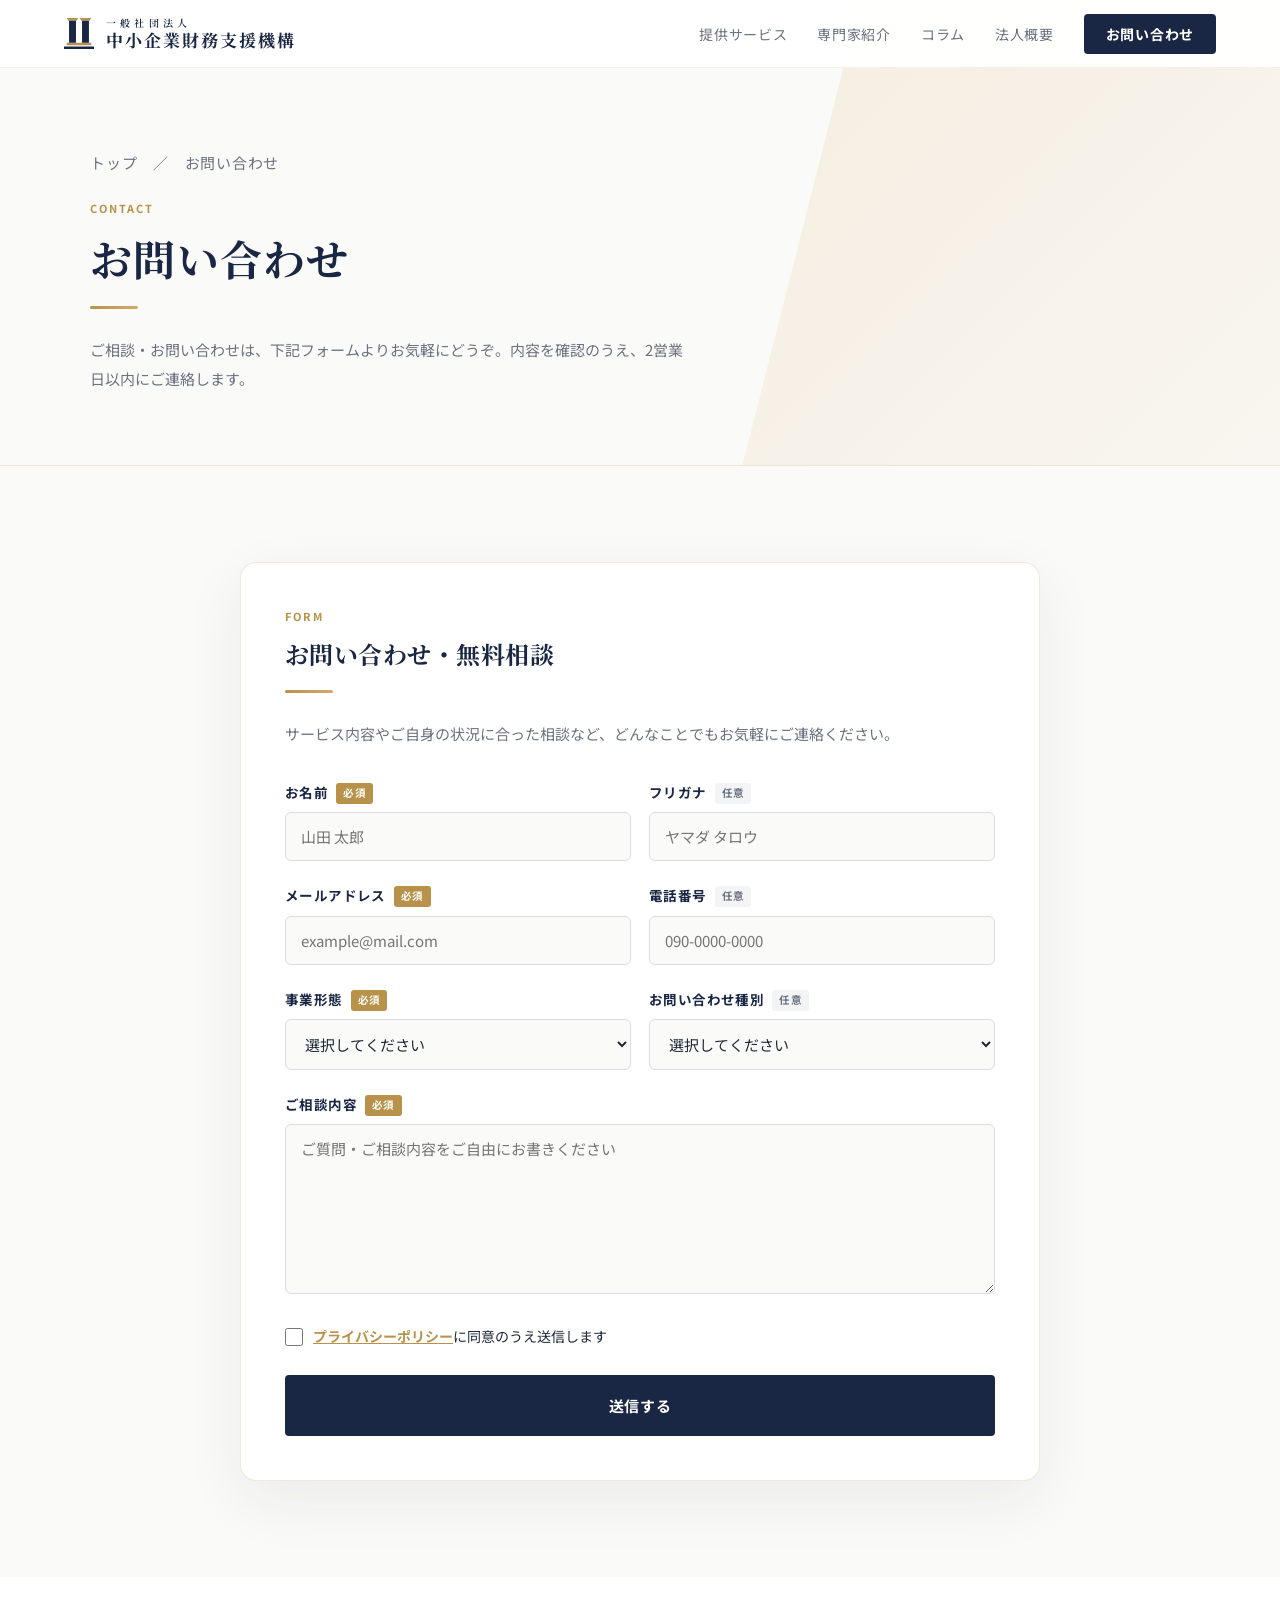
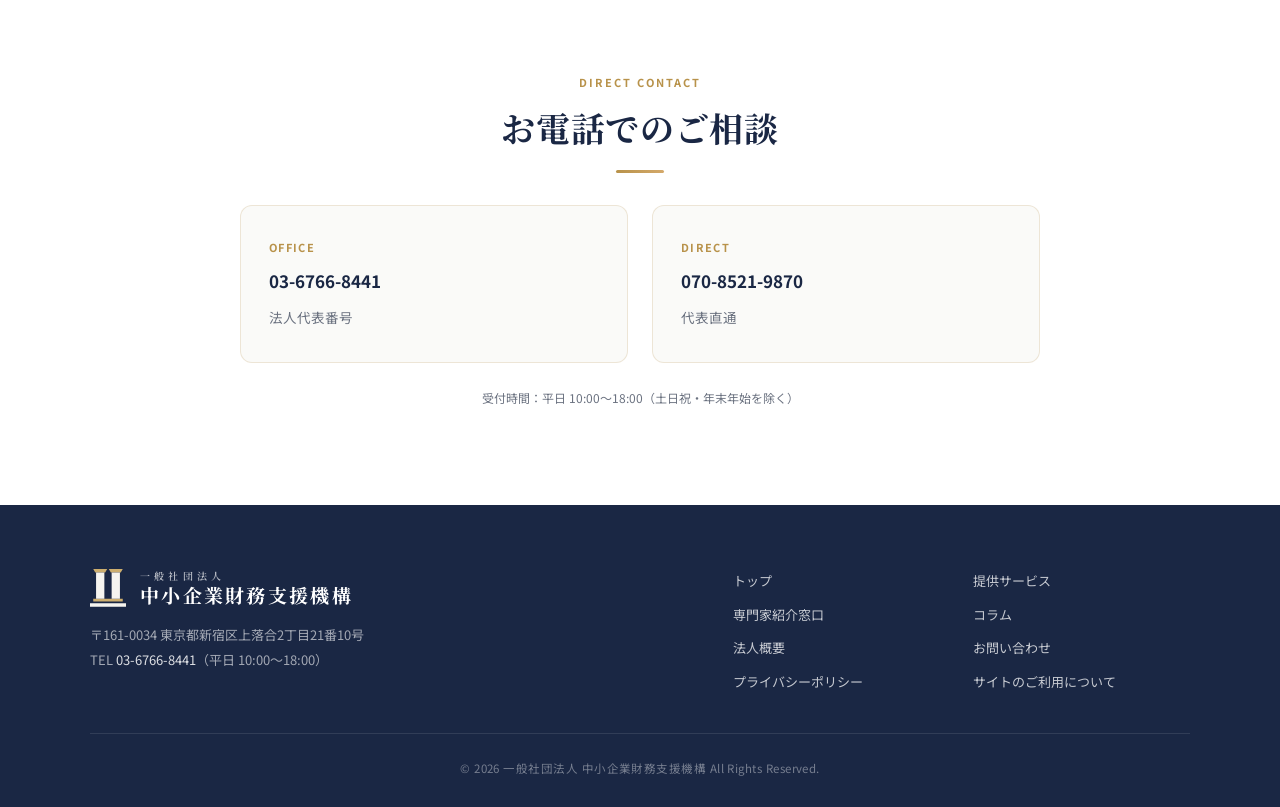
<file: contact.html>
<!DOCTYPE html>
<html lang="ja">
<head>
<meta charset="UTF-8">
<meta name="viewport" content="width=device-width, initial-scale=1.0">
<title>お問い合わせ｜一般社団法人 中小企業財務支援機構</title>
<meta name="description" content="一般社団法人 中小企業財務支援機構へのお問い合わせ・無料相談はこちらから。2営業日以内にご連絡します。">
<meta property="og:type" content="website">
<meta property="og:title" content="お問い合わせ｜一般社団法人 中小企業財務支援機構">
<meta property="og:description" content="一般社団法人 中小企業財務支援機構へのお問い合わせ・無料相談はこちらから。2営業日以内にご連絡します。">
<meta property="og:url" content="https://zaimusienkikou-website.vercel.app/contact.html">
<meta property="og:site_name" content="一般社団法人 中小企業財務支援機構">
<meta name="format-detection" content="telephone=no">
<link rel="icon" href="favicon.svg" type="image/svg+xml">
<link rel="canonical" href="https://zaimusienkikou-website.vercel.app/contact.html">
<link rel="preconnect" href="https://fonts.googleapis.com">
<link rel="preconnect" href="https://fonts.gstatic.com" crossorigin>
<link href="https://fonts.googleapis.com/css2?family=Noto+Sans+JP:wght@400;500;700&family=Noto+Serif+JP:wght@600;700&display=swap" rel="stylesheet">
<link rel="stylesheet" href="assets/site.css">
</head>
<body>
<header class="nav">
  <a href="index.html" class="nav-logo" aria-label="一般社団法人 中小企業財務支援機構 トップへ">
    <svg class="logo-mark" viewBox="0 0 178 187" aria-hidden="true"><path class="g" fill="#b69355" d="M16 0h69l-10 17H26zM93 0h69l-10 17h-49zM16 147h146v14H16z"/><path fill="currentColor" d="M30 17h41v130H30zM107 17h41v130h-41zM0 169h178v18H0z"/></svg>
    <span class="logo-text"><small>一般社団法人</small><b>中小企業財務支援機構</b></span>
  </a>
  <ul class="nav-links">
    <li><a href="services.html">提供サービス</a></li>
    <li><a href="services.html#experts">専門家紹介</a></li>
    <li><a href="column.html">コラム</a></li>
    <li><a href="about.html">法人概要</a></li>
    <li><a href="contact.html" class="nav-cta">お問い合わせ</a></li>
  </ul>
  <button class="hamburger" id="ham" aria-label="メニューを開く" aria-expanded="false" aria-controls="mobileMenu"><span></span><span></span><span></span></button>
</header>
<nav class="mobile-menu" id="mobileMenu" aria-label="モバイルメニュー">
  <a href="index.html">トップ</a>
  <a href="services.html">提供サービス</a>
  <a href="services.html#experts">専門家紹介</a>
  <a href="column.html">コラム</a>
  <a href="about.html">法人概要</a>
  <a href="contact.html" class="nav-cta">お問い合わせ</a>
</nav>
<section class="page-hero">
  <div class="container">
    <p class="breadcrumb"><a href="index.html">トップ</a>　／　お問い合わせ</p>
    <div class="section-label">Contact</div>
    <h1>お問い合わせ</h1>
    <div class="gold-divider"></div>
    <p>ご相談・お問い合わせは、下記フォームよりお気軽にどうぞ。内容を確認のうえ、2営業日以内にご連絡します。</p>
  </div>
</section>
<main>
<section class="bg-off">
  <div class="container narrow">
    <div class="form-card">
      <div class="section-label">Form</div>
      <h2 class="section-title" style="font-size:24px">お問い合わせ・無料相談</h2>
      <div class="gold-divider"></div>
      <p class="section-sub" style="margin-bottom:32px">サービス内容やご自身の状況に合った相談など、どんなことでもお気軽にご連絡ください。</p>
      <form id="inquiryForm" novalidate>
        <input type="hidden" name="_subject" value="【中小企業財務支援機構】お問い合わせ・無料相談">
        <div class="hp-field" aria-hidden="true"><label>ウェブサイト<input type="text" name="website" tabindex="-1" autocomplete="off"></label></div>
        <div class="form-row">
          <div class="form-group"><label for="f-name">お名前<span class="req">必須</span></label><input id="f-name" name="お名前" type="text" placeholder="山田 太郎" autocomplete="name" required></div>
          <div class="form-group"><label for="f-kana">フリガナ<span class="opt">任意</span></label><input id="f-kana" name="フリガナ" type="text" placeholder="ヤマダ タロウ"></div>
        </div>
        <div class="form-row">
          <div class="form-group"><label for="f-email">メールアドレス<span class="req">必須</span></label><input id="f-email" name="email" type="email" placeholder="example@mail.com" autocomplete="email" required></div>
          <div class="form-group"><label for="f-tel">電話番号<span class="opt">任意</span></label><input id="f-tel" name="電話番号" type="tel" placeholder="090-0000-0000" autocomplete="tel"></div>
        </div>
        <div class="form-row">
          <div class="form-group"><label for="f-type">事業形態<span class="req">必須</span></label>
            <select id="f-type" name="事業形態" required>
              <option value="">選択してください</option>
              <option>個人事業主・フリーランス</option>
              <option>法人（経営者・役員）</option>
              <option>法人（管理部門のご担当者）</option>
              <option>法人化を検討中</option>
              <option>その他</option>
            </select></div>
          <div class="form-group"><label for="f-kind">お問い合わせ種別<span class="opt">任意</span></label>
            <select id="f-kind" name="お問い合わせ種別">
              <option value="">選択してください</option>
              <option>コスト削減について</option>
              <option>財務・税金相談について</option>
              <option>法人化について</option>
              <option>専門家（士業）の紹介について</option>
              <option>情報提供サービスについて</option>
              <option>その他</option>
            </select></div>
        </div>
        <div class="form-group"><label for="f-body">ご相談内容<span class="req">必須</span></label><textarea id="f-body" name="ご相談内容" placeholder="ご質問・ご相談内容をご自由にお書きください" required></textarea></div>
        <label class="consent"><input type="checkbox" id="f-agree" required><span><a href="privacy.html" target="_blank">プライバシーポリシー</a>に同意のうえ送信します</span></label>
        <button type="submit" class="btn btn-primary">送信する</button>
        <p class="form-error" id="formError" role="alert"></p>
      </form>
    </div>
  </div>
</section>

<section>
  <div class="container narrow center">
    <div class="section-label">Direct Contact</div>
    <h2 class="section-title">お電話でのご相談</h2>
    <div class="gold-divider"></div>
    <div class="card-grid cols-2" style="margin-top:32px;text-align:left">
      <div class="card"><div class="card-num">OFFICE</div><h3><a href="tel:03-6766-8441" style="text-decoration:none">03-6766-8441</a></h3><p>法人代表番号</p></div>
      <div class="card"><div class="card-num">DIRECT</div><h3><a href="tel:070-8521-9870" style="text-decoration:none">070-8521-9870</a></h3><p>代表直通</p></div>
    </div>
    <p class="note">受付時間：平日 10:00〜18:00（土日祝・年末年始を除く）</p>
  </div>
</section>
</main>
<footer class="footer">
  <div class="footer-inner">
    <div class="footer-brand">
      <div class="footer-logo"><svg class="logo-mark" viewBox="0 0 178 187" aria-hidden="true"><path class="g" fill="#b69355" d="M16 0h69l-10 17H26zM93 0h69l-10 17h-49zM16 147h146v14H16z"/><path fill="currentColor" d="M30 17h41v130H30zM107 17h41v130h-41zM0 169h178v18H0z"/></svg><span class="logo-text"><small>一般社団法人</small><b>中小企業財務支援機構</b></span></div>
      <p>〒161-0034 東京都新宿区上落合2丁目21番10号<br>TEL <a href="tel:03-6766-8441">03-6766-8441</a>（平日 10:00〜18:00）</p>
    </div>
    <ul class="footer-links">
      <li><a href="index.html">トップ</a></li>
      <li><a href="services.html">提供サービス</a></li>
      <li><a href="services.html#experts">専門家紹介窓口</a></li>
      <li><a href="column.html">コラム</a></li>
      <li><a href="about.html">法人概要</a></li>
      <li><a href="contact.html">お問い合わせ</a></li>
      <li><a href="privacy.html">プライバシーポリシー</a></li>
      <li><a href="policy.html">サイトのご利用について</a></li>
    </ul>
  </div>
  <p class="copyright">© <span id="year">2026</span> 一般社団法人 中小企業財務支援機構 All Rights Reserved.</p>
</footer>
<script src="assets/site.js"></script>
<script>
(function(){
  // 送信先: Google Apps Script（スプレッドシート記録＋メール・Slack通知）。失敗時は Formspree に送る
  var GAS_URL='';
  var FORMSPREE_URL='https://formspree.io/f/xqeweppw';
  async function sendToGas(data){
    var params=new URLSearchParams();
    data.forEach(function(v,k){params.append(k,v);});
    params.append('page',location.href);
    var res=await fetch(GAS_URL,{method:'POST',body:params});
    var json=await res.json();
    if(!json.ok)throw new Error(json.error||'gas');
  }
  async function sendToFormspree(data){
    var res=await fetch(FORMSPREE_URL,{method:'POST',body:data,headers:{'Accept':'application/json'}});
    if(!res.ok)throw new Error('status '+res.status);
  }
  var form=document.getElementById('inquiryForm');
  var err=document.getElementById('formError');
  function showError(msg){err.textContent=msg;err.style.display='block';}
  form.addEventListener('submit',async function(e){
    e.preventDefault();
    err.style.display='none';
    if(!form.checkValidity()){
      var bad=form.querySelector(':invalid');
      if(bad&&bad.id==='f-agree'){showError('プライバシーポリシーへの同意にチェックを入れてください。');}
      else{showError('必須項目（お名前・メールアドレス・事業形態・ご相談内容）を正しく入力してください。');}
      if(bad)bad.focus();
      return;
    }
    var btn=form.querySelector('button[type="submit"]');
    btn.textContent='送信中...';btn.disabled=true;
    try{
      var data=new FormData(form);
      if(GAS_URL){
        try{await sendToGas(data);}
        catch(gasErr){await sendToFormspree(data);}
      }else{
        await sendToFormspree(data);
      }
      location.href='thanks.html';
    }catch(_){
      btn.textContent='送信する';btn.disabled=false;
      showError('送信に失敗しました。お手数ですが、お電話（03-6766-8441）にてお問い合わせください。');
    }
  });
})();
</script>
</body>
</html>
</file>
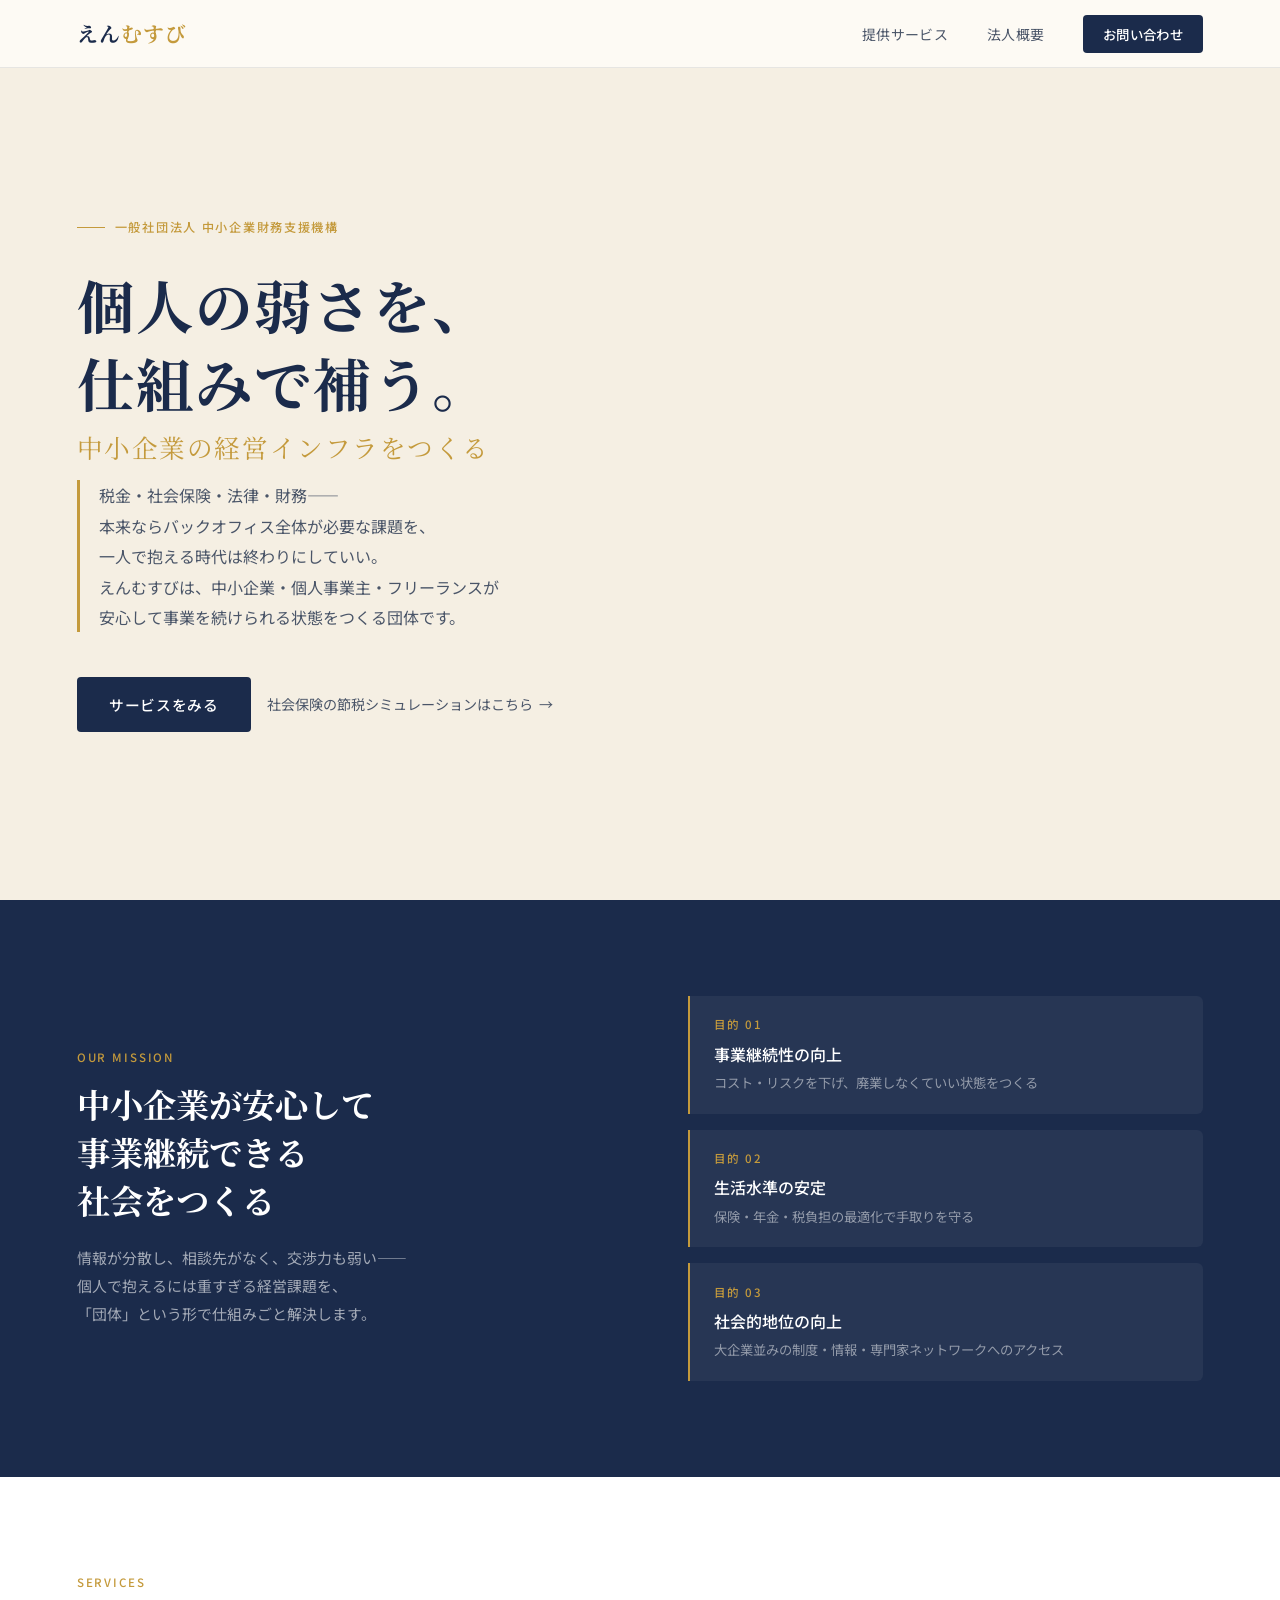
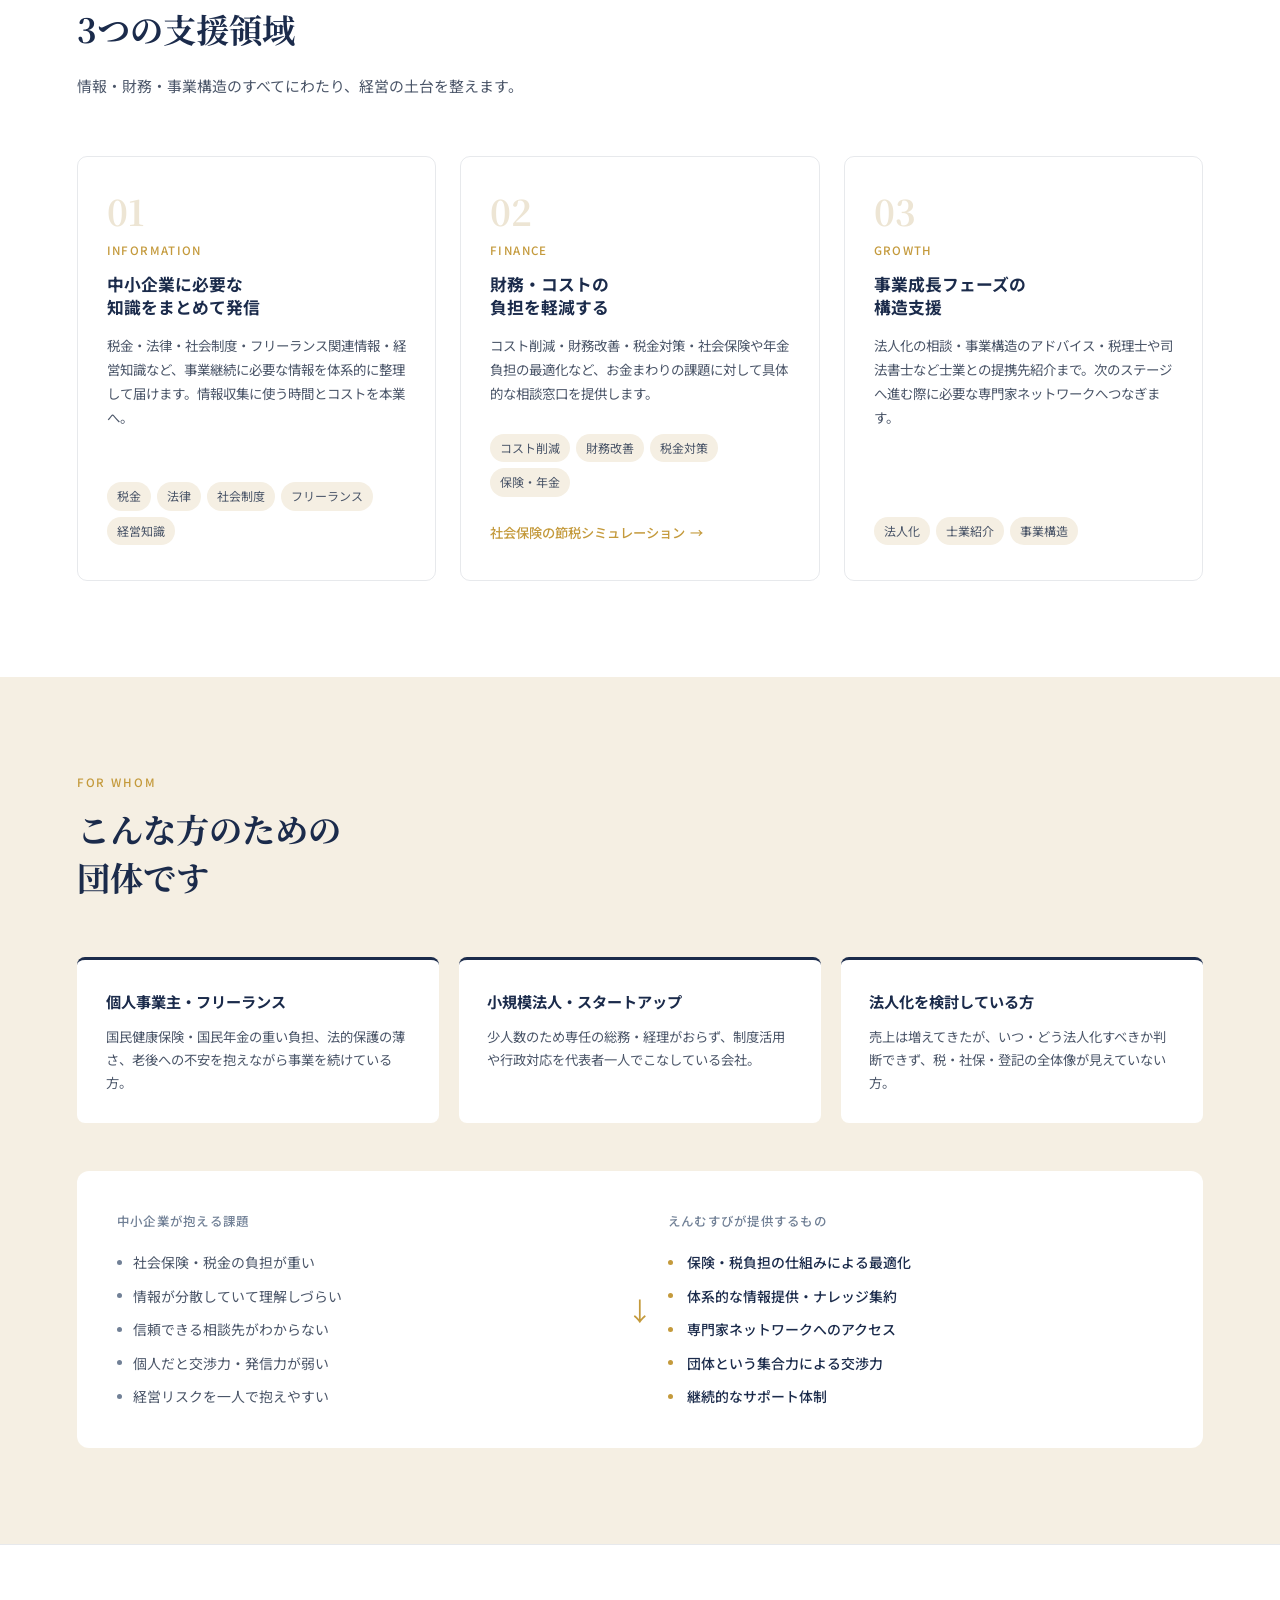
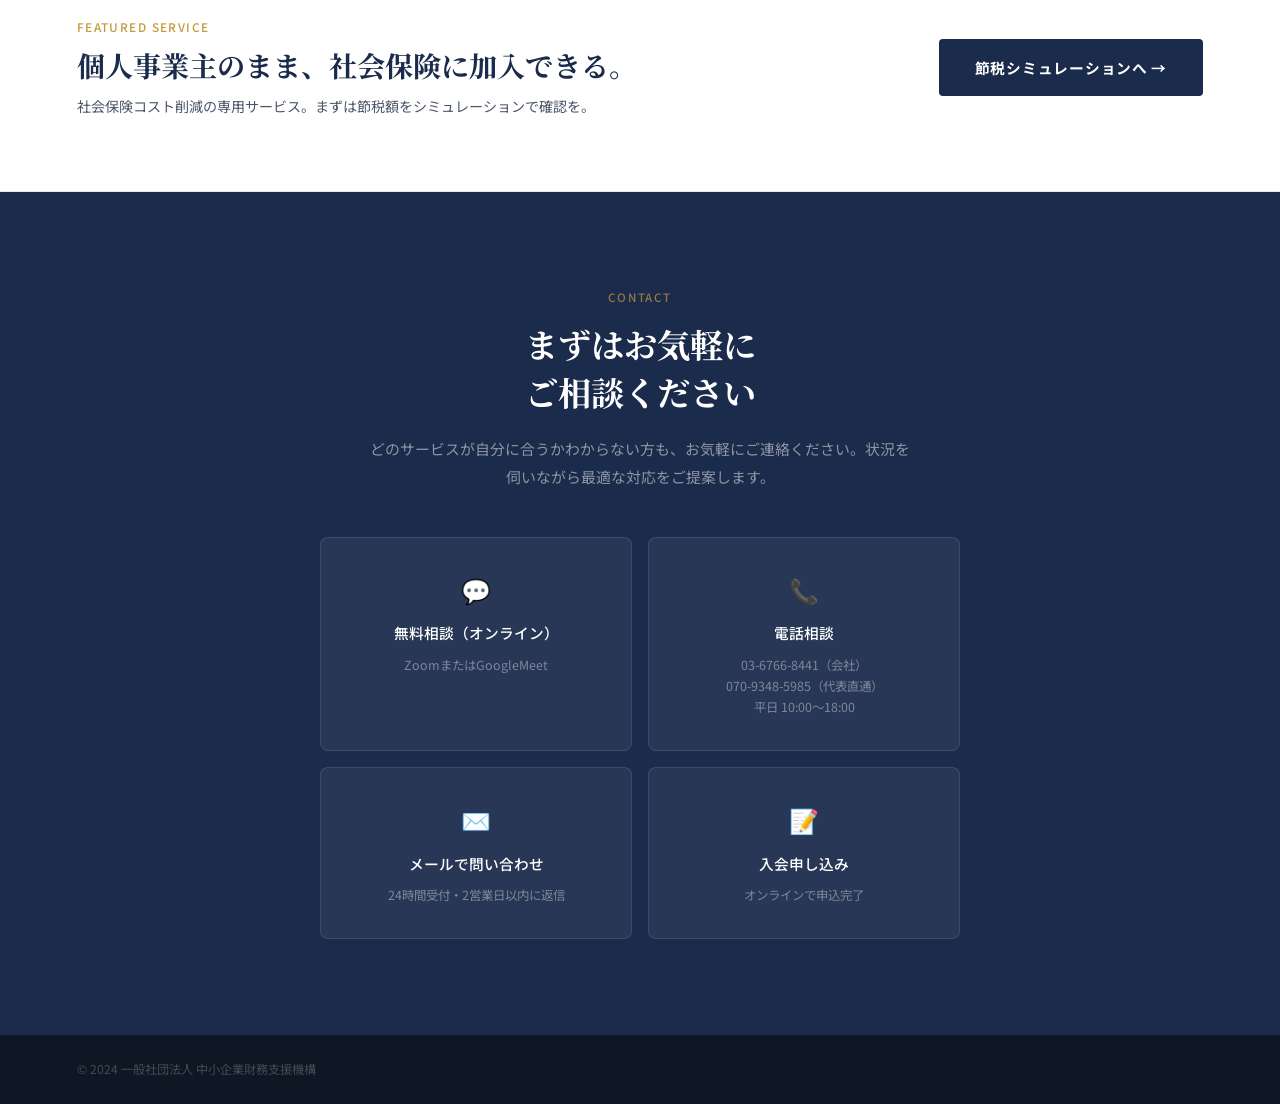
<file: enmusubi-hp-v2.html>
<!DOCTYPE html>
<html lang="ja">
<head>
<meta charset="UTF-8">
<meta name="viewport" content="width=device-width, initial-scale=1.0">
<title>えんむすび｜一般社団法人 中小企業財務支援機構</title>
<link rel="preconnect" href="https://fonts.googleapis.com">
<link href="https://fonts.googleapis.com/css2?family=Noto+Serif+JP:wght@400;600;700&family=Noto+Sans+JP:wght@300;400;500;700&display=swap" rel="stylesheet">
<style>
:root{
  --navy:#1B2B4B;--navy-mid:#263754;
  --gold:#C49A3C;--gold-light:#D4AE5C;
  --beige:#F5EFE3;--beige-dark:#EDE5D4;
  --cream:#FDFAF5;--white:#FFFFFF;
  --mid:#4A5568;--muted:#718096;
  --border:rgba(27,43,75,0.1);
}
*{margin:0;padding:0;box-sizing:border-box;}
html{scroll-behavior:smooth;}
body{font-family:'Noto Sans JP',sans-serif;background:var(--cream);color:var(--navy);line-height:1.7;}

/* NAV */
nav{
  position:fixed;top:0;left:0;right:0;z-index:100;
  background:rgba(253,250,245,0.95);backdrop-filter:blur(10px);
  border-bottom:1px solid var(--border);
  height:68px;padding:0 6%;
  display:flex;align-items:center;justify-content:space-between;
}
.logo{font-family:'Noto Serif JP',serif;font-size:1.3rem;font-weight:700;color:var(--navy);text-decoration:none;letter-spacing:0.05em;}
.logo em{color:var(--gold);font-style:normal;}
.nav-links{display:flex;align-items:center;gap:2.4rem;list-style:none;}
.nav-links a{font-size:0.87rem;color:var(--mid);text-decoration:none;font-weight:400;letter-spacing:0.03em;transition:color .2s;}
.nav-links a:hover{color:var(--navy);}
.nav-cta{background:var(--navy)!important;color:var(--white)!important;padding:9px 20px;border-radius:4px;font-size:0.84rem!important;font-weight:500!important;}
.nav-cta:hover{background:var(--navy-mid)!important;}

/* HERO */
#hero{
  min-height:100vh;background:var(--beige);
  padding:140px 6% 100px;
  display:flex;flex-direction:column;justify-content:center;
  position:relative;overflow:hidden;
}
.hero-inner{max-width:760px;position:relative;z-index:1;}
.hero-eyebrow{
  display:inline-flex;align-items:center;gap:10px;
  font-size:0.76rem;letter-spacing:0.14em;
  color:var(--gold);font-weight:500;text-transform:uppercase;margin-bottom:1.8rem;
}
.hero-eyebrow::before{content:'';width:28px;height:1px;background:var(--gold);}
.hero-title{
  font-family:'Noto Serif JP',serif;
  font-size:clamp(2.4rem,4.5vw,3.8rem);
  font-weight:700;line-height:1.35;color:var(--navy);
  margin-bottom:1rem;letter-spacing:0.02em;
}
.hero-title .line2{
  display:block;color:var(--gold);
  font-size:clamp(1.2rem,2vw,1.85rem);
  font-weight:400;margin-top:0.5rem;letter-spacing:0.06em;
}
.hero-sub{
  font-size:1rem;color:var(--mid);line-height:1.9;
  max-width:520px;margin-bottom:2.8rem;
  border-left:3px solid var(--gold);padding-left:1.2rem;
}
.hero-actions{display:flex;gap:1rem;flex-wrap:wrap;align-items:center;}
.btn-primary{
  background:var(--navy);color:var(--white);
  padding:15px 32px;border-radius:4px;
  font-size:0.92rem;font-weight:500;text-decoration:none;
  letter-spacing:0.05em;transition:background .2s;
}
.btn-primary:hover{background:var(--navy-mid);}
.btn-text-link{
  font-size:0.88rem;color:var(--mid);text-decoration:none;
  display:inline-flex;align-items:center;gap:6px;transition:color .2s;
}
.btn-text-link:hover{color:var(--navy);}
.btn-text-link::after{content:'→';}

/* SECTION BASE */
section{padding:96px 6%;}
.section-tag{font-size:0.72rem;letter-spacing:0.16em;color:var(--gold);font-weight:500;text-transform:uppercase;margin-bottom:12px;}
.section-title{font-family:'Noto Serif JP',serif;font-size:clamp(1.7rem,2.6vw,2.4rem);font-weight:700;color:var(--navy);line-height:1.45;margin-bottom:1.2rem;}
.section-lead{font-size:0.93rem;color:var(--mid);line-height:1.9;max-width:540px;}
.section-head{margin-bottom:3.5rem;}

/* MISSION */
#mission{
  background:var(--navy);padding:96px 6%;
  display:grid;grid-template-columns:1fr 1fr;gap:6rem;align-items:center;
}
#mission .section-tag{color:var(--gold);}
#mission .section-title{color:var(--white);}
#mission .section-lead{color:rgba(255,255,255,0.6);}
.mission-pillars{display:flex;flex-direction:column;gap:1rem;}
.pillar{border-left:2px solid var(--gold);padding:1.2rem 1.5rem;background:rgba(255,255,255,0.05);border-radius:0 6px 6px 0;}
.pillar-num{font-size:0.72rem;letter-spacing:0.12em;color:var(--gold);font-weight:500;margin-bottom:6px;}
.pillar-title{font-size:1rem;font-weight:500;color:var(--white);margin-bottom:4px;}
.pillar-desc{font-size:0.83rem;color:rgba(255,255,255,0.5);line-height:1.7;}

/* SERVICES */
#services{background:var(--white);}
.services-grid{display:grid;grid-template-columns:repeat(3,1fr);gap:1.5rem;}
.service-card{
  border:1px solid var(--border);border-radius:10px;
  padding:2.2rem 1.8rem;
  transition:box-shadow .2s,transform .2s;
  display:flex;flex-direction:column;gap:0.8rem;
}
.service-card:hover{box-shadow:0 8px 28px rgba(27,43,75,0.09);transform:translateY(-3px);}
.service-num{font-family:'Noto Serif JP',serif;font-size:2.2rem;font-weight:700;color:var(--beige-dark);line-height:1;}
.service-category{font-size:0.72rem;letter-spacing:0.12em;color:var(--gold);font-weight:500;text-transform:uppercase;}
.service-card h3{font-size:1.05rem;font-weight:700;color:var(--navy);line-height:1.4;}
.service-card p{font-size:0.84rem;color:var(--mid);line-height:1.8;flex:1;}
.service-tags{display:flex;flex-wrap:wrap;gap:6px;margin-top:auto;padding-top:1rem;}
.tag{background:var(--beige);color:var(--mid);font-size:0.75rem;padding:4px 10px;border-radius:20px;}
.service-link{
  display:inline-flex;align-items:center;gap:5px;
  font-size:0.83rem;color:var(--gold);font-weight:500;
  text-decoration:none;margin-top:0.8rem;transition:gap .2s;
}
.service-link:hover{gap:9px;}
.service-link::after{content:'→';}

/* TARGET */
#target{background:var(--beige);}
.target-grid{display:grid;grid-template-columns:repeat(3,1fr);gap:1.2rem;}
.target-card{background:var(--white);border-radius:8px;padding:1.8rem;border-top:3px solid var(--navy);}
.target-card h3{font-size:0.95rem;font-weight:700;color:var(--navy);margin-bottom:0.6rem;}
.target-card p{font-size:0.83rem;color:var(--mid);line-height:1.75;}
.pain-section{
  margin-top:3rem;background:var(--white);border-radius:12px;padding:2.5rem;
  display:grid;grid-template-columns:1fr 56px 1fr;align-items:center;
}
.pain-col h4{font-size:0.78rem;letter-spacing:0.1em;color:var(--muted);font-weight:500;text-transform:uppercase;margin-bottom:1.2rem;}
.pain-list{list-style:none;display:flex;flex-direction:column;gap:0.7rem;}
.pain-list li{font-size:0.87rem;color:var(--mid);padding-left:1rem;position:relative;line-height:1.6;}
.pain-list li::before{content:'';position:absolute;left:0;top:0.6em;width:5px;height:5px;background:var(--muted);border-radius:50%;}
.pain-arrow{display:flex;flex-direction:column;align-items:center;justify-content:center;gap:4px;}
.pain-arrow span{font-size:1.6rem;color:var(--gold);}
.solution-list{list-style:none;display:flex;flex-direction:column;gap:0.7rem;}
.solution-list li{font-size:0.87rem;color:var(--navy);font-weight:500;padding-left:1.2rem;position:relative;line-height:1.6;}
.solution-list li::before{content:'';position:absolute;left:0;top:0.6em;width:5px;height:5px;background:var(--gold);border-radius:50%;}

/* LP BANNER */
#lp-banner{
  background:var(--white);padding:72px 6%;
  display:flex;align-items:center;justify-content:space-between;gap:2rem;flex-wrap:wrap;
  border-top:1px solid var(--border);
  border-bottom:1px solid var(--border);
}
.lp-banner-text .label{font-size:0.74rem;letter-spacing:0.12em;color:var(--gold);font-weight:500;text-transform:uppercase;margin-bottom:8px;}
.lp-banner-text h2{font-family:'Noto Serif JP',serif;font-size:clamp(1.4rem,2.2vw,2rem);font-weight:700;color:var(--navy);line-height:1.45;}
.lp-banner-text p{color:var(--mid);font-size:0.88rem;margin-top:0.6rem;}
.btn-white{background:var(--navy);color:var(--white);padding:16px 36px;border-radius:4px;font-size:0.92rem;font-weight:700;text-decoration:none;letter-spacing:0.05em;white-space:nowrap;transition:opacity .2s;}
.btn-white:hover{opacity:0.85;}

/* ABOUT */
#about{background:var(--white);display:grid;grid-template-columns:1fr 1fr;gap:6rem;align-items:start;}
.about-vision{background:var(--navy);border-radius:10px;padding:2.5rem;color:var(--white);}
.vision-label{font-size:0.72rem;letter-spacing:0.14em;color:var(--gold);font-weight:500;text-transform:uppercase;margin-bottom:1rem;}
.vision-text{font-family:'Noto Serif JP',serif;font-size:1.15rem;font-weight:600;line-height:1.7;color:var(--white);margin-bottom:1.5rem;}
.vision-sub{font-size:0.83rem;color:rgba(255,255,255,0.5);line-height:1.85;}
.about-info{display:flex;flex-direction:column;gap:0;}
.info-row{padding:1.2rem 0;border-bottom:1px solid var(--border);display:grid;grid-template-columns:100px 1fr;gap:1.5rem;}
.info-row:last-child{border-bottom:none;}
.info-label{font-size:0.78rem;color:var(--muted);letter-spacing:0.04em;padding-top:2px;}
.info-val{font-size:0.9rem;color:var(--navy);line-height:1.75;}

/* CONTACT */
#contact{background:var(--navy);text-align:center;padding:96px 6%;}
#contact .section-tag{color:rgba(196,154,60,0.7);}
#contact .section-title{color:var(--white);}
#contact .section-lead{color:rgba(255,255,255,0.5);margin:0 auto 2.8rem;}
.contact-options{
  display:grid;
  grid-template-columns:repeat(2,1fr);
  gap:1rem;
  max-width:640px;
  margin:0 auto;
}
.contact-card{
  background:rgba(255,255,255,0.06);border:1px solid rgba(255,255,255,0.1);
  border-radius:8px;padding:2rem;
  text-decoration:none;transition:background .2s,border-color .2s;
  display:flex;flex-direction:column;align-items:center;text-align:center;gap:0.6rem;
}
.contact-card:hover{background:rgba(255,255,255,0.11);border-color:rgba(255,255,255,0.22);}
.contact-card-icon{font-size:1.5rem;}
.contact-card-title{font-size:0.92rem;font-weight:500;color:var(--white);}
.contact-card-sub{font-size:0.78rem;color:rgba(255,255,255,0.4);}

/* FOOTER */
footer{background:#0E1824;padding:56px 6% 32px;}
.footer-top{display:grid;grid-template-columns:2fr 1fr 1fr 1fr;gap:4rem;margin-bottom:3rem;}
.footer-logo{font-family:'Noto Serif JP',serif;font-size:1.2rem;font-weight:700;color:var(--white);text-decoration:none;display:inline-block;margin-bottom:1rem;letter-spacing:0.04em;}
.footer-logo em{color:var(--gold);font-style:normal;}
.footer-brand-desc{font-size:0.8rem;color:rgba(255,255,255,0.3);line-height:1.85;}
.footer-col h4{font-size:0.8rem;font-weight:500;color:rgba(255,255,255,0.55);letter-spacing:0.08em;margin-bottom:1.2rem;}
.footer-col ul{list-style:none;}
.footer-col ul li{margin-bottom:0.55rem;}
.footer-col ul a{font-size:0.8rem;color:rgba(255,255,255,0.32);text-decoration:none;transition:color .2s;}
.footer-col ul a:hover{color:rgba(255,255,255,0.72);}
.footer-bottom{border-top:1px solid rgba(255,255,255,0.06);padding-top:1.5rem;display:flex;justify-content:space-between;align-items:center;font-size:0.76rem;color:rgba(255,255,255,0.22);}

/* RESPONSIVE */
@media(max-width:900px){
  .nav-links{display:none;}
  #mission{grid-template-columns:1fr;}
  .services-grid{grid-template-columns:1fr;}
  .target-grid{grid-template-columns:1fr;}
  .pain-section{grid-template-columns:1fr;gap:1.5rem;}
  #about{grid-template-columns:1fr;}
  .footer-top{grid-template-columns:1fr 1fr;}
  #lp-banner{flex-direction:column;text-align:center;}
}
</style>
</head>
<body>

<!-- NAV -->
<nav>
  <a href="index.html" class="logo">えん<em>むすび</em></a>
  <ul class="nav-links">
    <li><a href="services.html">提供サービス</a></li>
    <li><a href="about.html">法人概要</a></li>
    <li><a href="contact.html" class="nav-cta">お問い合わせ</a></li>
  </ul>
</nav>

<!-- HERO -->
<section id="hero">
  <div class="hero-inner">
    <div class="hero-eyebrow">一般社団法人 中小企業財務支援機構</div>
    <h1 class="hero-title">
      個人の弱さを、<br>仕組みで補う。
      <span class="line2">中小企業の経営インフラをつくる</span>
    </h1>
    <p class="hero-sub">
      税金・社会保険・法律・財務——<br>
      本来ならバックオフィス全体が必要な課題を、<br>
      一人で抱える時代は終わりにしていい。<br>
      えんむすびは、中小企業・個人事業主・フリーランスが<br>
      安心して事業を続けられる状態をつくる団体です。
    </p>
    <div class="hero-actions">
      <a href="#services" class="btn-primary">サービスをみる</a>
      <a href="https://enmusubi-lp.vercel.app" target="_blank" class="btn-text-link">社会保険の節税シミュレーションはこちら</a>
    </div>
  </div>
</section>

<!-- MISSION -->
<section id="mission">
  <div>
    <div class="section-tag">OUR MISSION</div>
    <h2 class="section-title">
      中小企業が安心して<br>事業継続できる<br>社会をつくる
    </h2>
    <p class="section-lead">
      情報が分散し、相談先がなく、交渉力も弱い——<br>
      個人で抱えるには重すぎる経営課題を、<br>
      「団体」という形で仕組みごと解決します。
    </p>
  </div>
  <div class="mission-pillars">
    <div class="pillar">
      <div class="pillar-num">目的 01</div>
      <div class="pillar-title">事業継続性の向上</div>
      <div class="pillar-desc">コスト・リスクを下げ、廃業しなくていい状態をつくる</div>
    </div>
    <div class="pillar">
      <div class="pillar-num">目的 02</div>
      <div class="pillar-title">生活水準の安定</div>
      <div class="pillar-desc">保険・年金・税負担の最適化で手取りを守る</div>
    </div>
    <div class="pillar">
      <div class="pillar-num">目的 03</div>
      <div class="pillar-title">社会的地位の向上</div>
      <div class="pillar-desc">大企業並みの制度・情報・専門家ネットワークへのアクセス</div>
    </div>
  </div>
</section>

<!-- SERVICES -->
<section id="services">
  <div class="section-head">
    <div class="section-tag">SERVICES</div>
    <h2 class="section-title">3つの支援領域</h2>
    <p class="section-lead">情報・財務・事業構造のすべてにわたり、経営の土台を整えます。</p>
  </div>
  <div class="services-grid">
    <div class="service-card">
      <div class="service-num">01</div>
      <div class="service-category">Information</div>
      <h3>中小企業に必要な<br>知識をまとめて発信</h3>
      <p>税金・法律・社会制度・フリーランス関連情報・経営知識など、事業継続に必要な情報を体系的に整理して届けます。情報収集に使う時間とコストを本業へ。</p>
      <div class="service-tags">
        <span class="tag">税金</span><span class="tag">法律</span><span class="tag">社会制度</span><span class="tag">フリーランス</span><span class="tag">経営知識</span>
      </div>
    </div>
    <div class="service-card">
      <div class="service-num">02</div>
      <div class="service-category">Finance</div>
      <h3>財務・コストの<br>負担を軽減する</h3>
      <p>コスト削減・財務改善・税金対策・社会保険や年金負担の最適化など、お金まわりの課題に対して具体的な相談窓口を提供します。</p>
      <div class="service-tags">
        <span class="tag">コスト削減</span><span class="tag">財務改善</span><span class="tag">税金対策</span><span class="tag">保険・年金</span>
      </div>
      <a href="https://enmusubi-lp.vercel.app" target="_blank" class="service-link">社会保険の節税シミュレーション</a>
    </div>
    <div class="service-card">
      <div class="service-num">03</div>
      <div class="service-category">Growth</div>
      <h3>事業成長フェーズの<br>構造支援</h3>
      <p>法人化の相談・事業構造のアドバイス・税理士や司法書士など士業との提携先紹介まで。次のステージへ進む際に必要な専門家ネットワークへつなぎます。</p>
      <div class="service-tags">
        <span class="tag">法人化</span><span class="tag">士業紹介</span><span class="tag">事業構造</span>
      </div>
    </div>
  </div>
</section>

<!-- TARGET -->
<section id="target">
  <div class="section-head">
    <div class="section-tag">FOR WHOM</div>
    <h2 class="section-title">こんな方のための<br>団体です</h2>
  </div>
  <div class="target-grid">
    <div class="target-card">
      <h3>個人事業主・フリーランス</h3>
      <p>国民健康保険・国民年金の重い負担、法的保護の薄さ、老後への不安を抱えながら事業を続けている方。</p>
    </div>
    <div class="target-card">
      <h3>小規模法人・スタートアップ</h3>
      <p>少人数のため専任の総務・経理がおらず、制度活用や行政対応を代表者一人でこなしている会社。</p>
    </div>
    <div class="target-card">
      <h3>法人化を検討している方</h3>
      <p>売上は増えてきたが、いつ・どう法人化すべきか判断できず、税・社保・登記の全体像が見えていない方。</p>
    </div>
  </div>

  <div class="pain-section">
    <div class="pain-col">
      <h4>中小企業が抱える課題</h4>
      <ul class="pain-list">
        <li>社会保険・税金の負担が重い</li>
        <li>情報が分散していて理解しづらい</li>
        <li>信頼できる相談先がわからない</li>
        <li>個人だと交渉力・発信力が弱い</li>
        <li>経営リスクを一人で抱えやすい</li>
      </ul>
    </div>
    <div class="pain-arrow"><span>↓</span></div>
    <div class="pain-col">
      <h4>えんむすびが提供するもの</h4>
      <ul class="solution-list">
        <li>保険・税負担の仕組みによる最適化</li>
        <li>体系的な情報提供・ナレッジ集約</li>
        <li>専門家ネットワークへのアクセス</li>
        <li>団体という集合力による交渉力</li>
        <li>継続的なサポート体制</li>
      </ul>
    </div>
  </div>
</section>

<!-- LP BANNER -->
<div id="lp-banner">
  <div class="lp-banner-text">
    <div class="label">FEATURED SERVICE</div>
    <h2>個人事業主のまま、社会保険に加入できる。</h2>
    <p>社会保険コスト削減の専用サービス。まずは節税額をシミュレーションで確認を。</p>
  </div>
  <a href="https://enmusubi-lp.vercel.app" target="_blank" class="btn-white">節税シミュレーションへ →</a>
</div>

<!-- CONTACT -->
<section id="contact">
  <div class="section-tag">CONTACT</div>
  <h2 class="section-title">まずはお気軽に<br>ご相談ください</h2>
  <p class="section-lead">どのサービスが自分に合うかわからない方も、お気軽にご連絡ください。状況を伺いながら最適な対応をご提案します。</p>
  <div class="contact-options">
    <a href="#" class="contact-card">
      <div class="contact-card-icon">💬</div>
      <div class="contact-card-title">無料相談（オンライン）</div>
      <div class="contact-card-sub">ZoomまたはGoogleMeet</div>
    </a>
    <a href="tel:03-6766-8441" class="contact-card">
      <div class="contact-card-icon">📞</div>
      <div class="contact-card-title">電話相談</div>
      <div class="contact-card-sub">03-6766-8441（会社）<br>070-9348-5985（代表直通）<br>平日 10:00〜18:00</div>
    </a>
    <a href="#" class="contact-card">
      <div class="contact-card-icon">✉️</div>
      <div class="contact-card-title">メールで問い合わせ</div>
      <div class="contact-card-sub">24時間受付・2営業日以内に返信</div>
    </a>
    <a href="#" class="contact-card">
      <div class="contact-card-icon">📝</div>
      <div class="contact-card-title">入会申し込み</div>
      <div class="contact-card-sub">オンラインで申込完了</div>
    </a>
  </div>
</section>


<footer style="background:#0E1824;padding:1.5rem 6%;font-size:0.76rem;color:rgba(255,255,255,0.22);">
  © 2024 一般社団法人 中小企業財務支援機構
</footer>

</body>
</html>
</file>
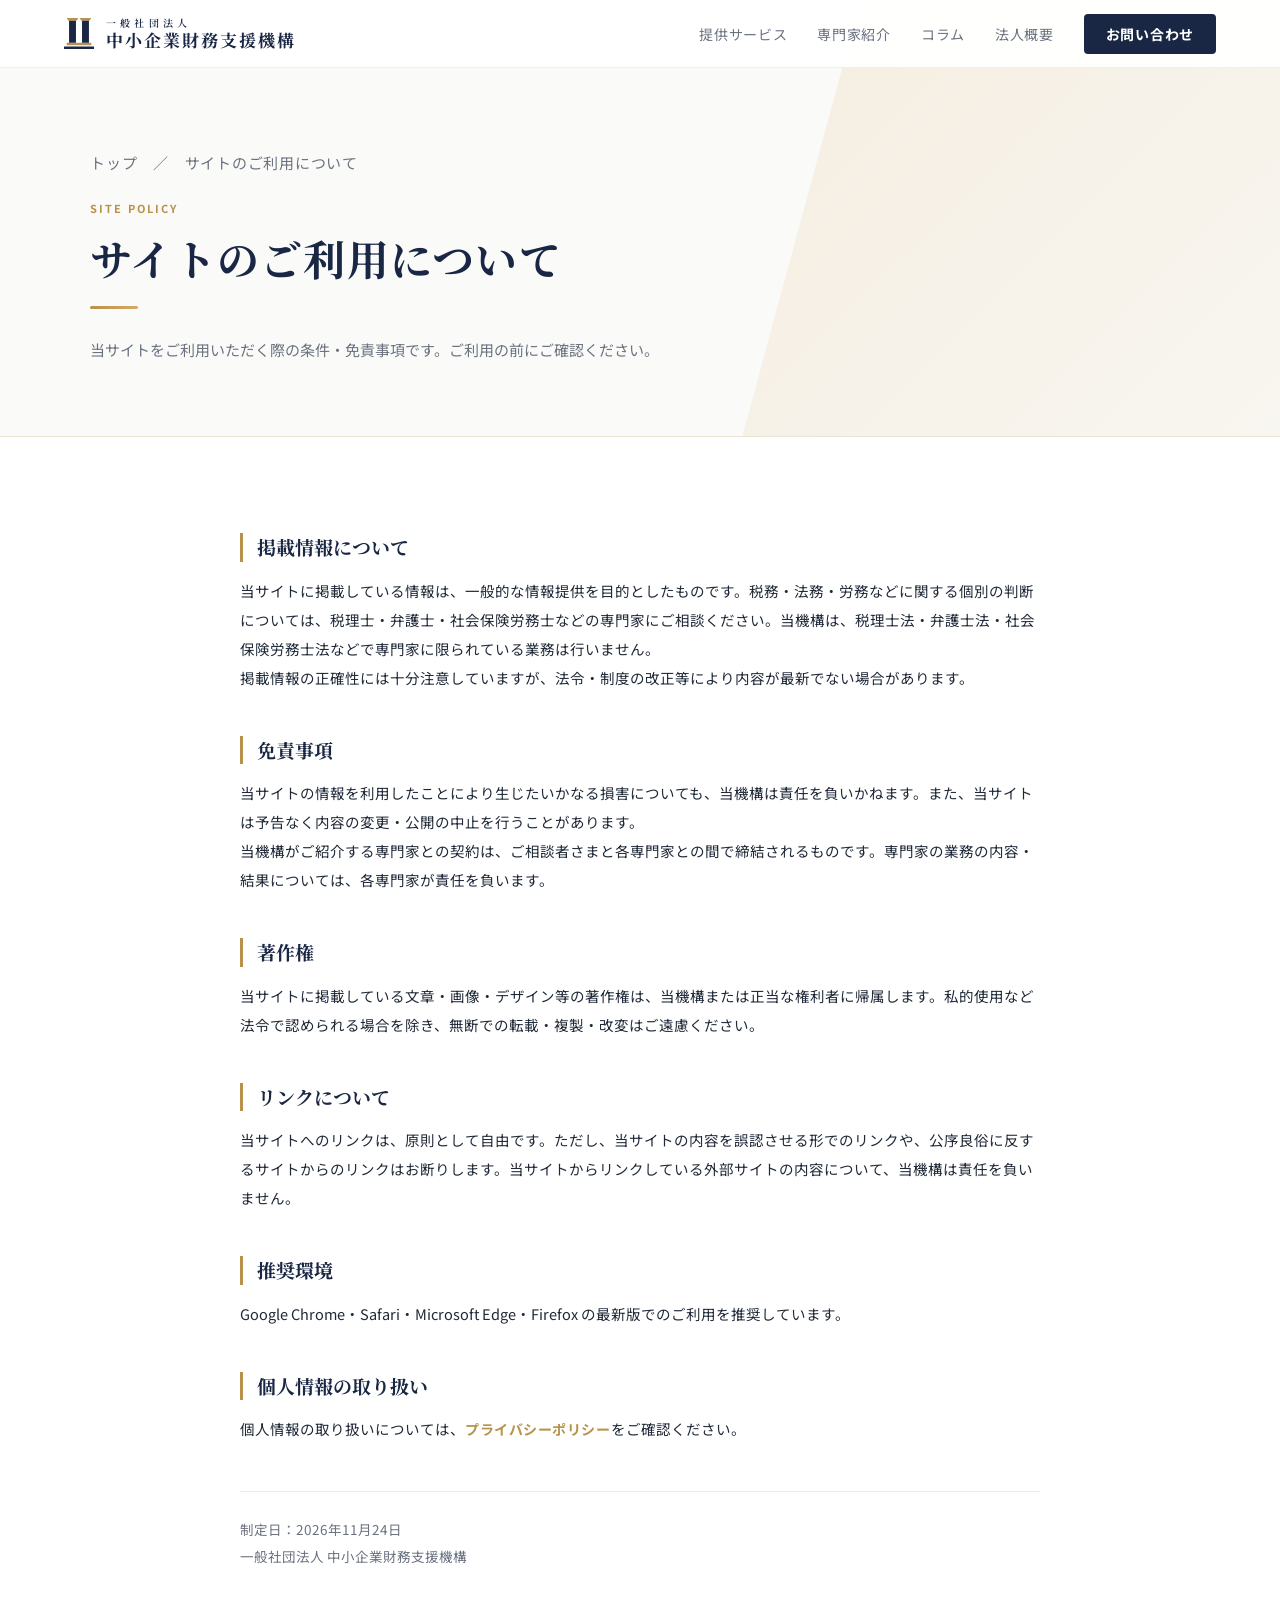
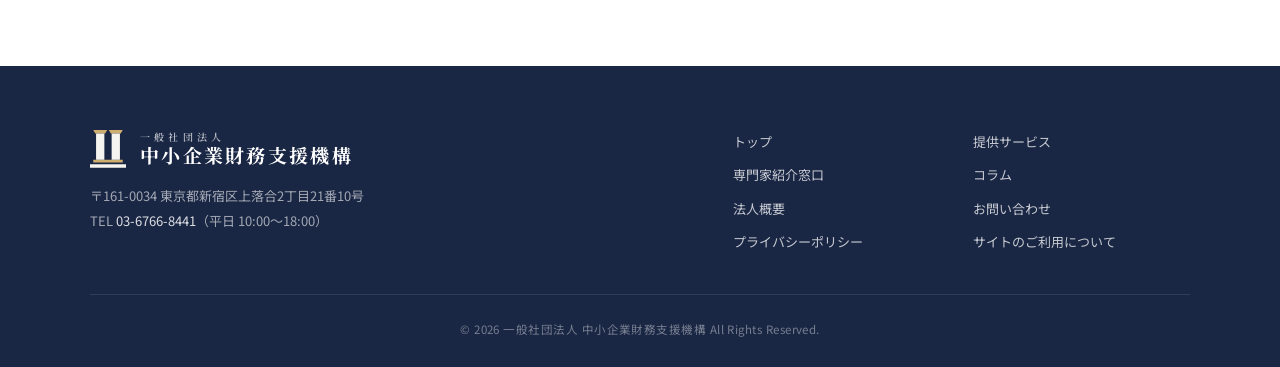
<file: policy.html>
<!DOCTYPE html>
<html lang="ja">
<head>
<meta charset="UTF-8">
<meta name="viewport" content="width=device-width, initial-scale=1.0">
<title>サイトのご利用について｜一般社団法人 中小企業財務支援機構</title>
<meta name="description" content="一般社団法人 中小企業財務支援機構ウェブサイトのご利用条件・免責事項。">
<meta property="og:type" content="website">
<meta property="og:title" content="サイトのご利用について｜一般社団法人 中小企業財務支援機構">
<meta property="og:description" content="一般社団法人 中小企業財務支援機構ウェブサイトのご利用条件・免責事項。">
<meta property="og:url" content="https://zaimusienkikou-website.vercel.app/policy.html">
<meta property="og:site_name" content="一般社団法人 中小企業財務支援機構">
<meta name="format-detection" content="telephone=no">
<link rel="icon" href="favicon.svg" type="image/svg+xml">
<link rel="canonical" href="https://zaimusienkikou-website.vercel.app/policy.html">
<link rel="preconnect" href="https://fonts.googleapis.com">
<link rel="preconnect" href="https://fonts.gstatic.com" crossorigin>
<link href="https://fonts.googleapis.com/css2?family=Noto+Sans+JP:wght@400;500;700&family=Noto+Serif+JP:wght@600;700&display=swap" rel="stylesheet">
<link rel="stylesheet" href="assets/site.css">
</head>
<body>
<header class="nav">
  <a href="index.html" class="nav-logo" aria-label="一般社団法人 中小企業財務支援機構 トップへ">
    <svg class="logo-mark" viewBox="0 0 178 187" aria-hidden="true"><path class="g" fill="#b69355" d="M16 0h69l-10 17H26zM93 0h69l-10 17h-49zM16 147h146v14H16z"/><path fill="currentColor" d="M30 17h41v130H30zM107 17h41v130h-41zM0 169h178v18H0z"/></svg>
    <span class="logo-text"><small>一般社団法人</small><b>中小企業財務支援機構</b></span>
  </a>
  <ul class="nav-links">
    <li><a href="services.html">提供サービス</a></li>
    <li><a href="services.html#experts">専門家紹介</a></li>
    <li><a href="column.html">コラム</a></li>
    <li><a href="about.html">法人概要</a></li>
    <li><a href="contact.html" class="nav-cta">お問い合わせ</a></li>
  </ul>
  <button class="hamburger" id="ham" aria-label="メニューを開く" aria-expanded="false" aria-controls="mobileMenu"><span></span><span></span><span></span></button>
</header>
<nav class="mobile-menu" id="mobileMenu" aria-label="モバイルメニュー">
  <a href="index.html">トップ</a>
  <a href="services.html">提供サービス</a>
  <a href="services.html#experts">専門家紹介</a>
  <a href="column.html">コラム</a>
  <a href="about.html">法人概要</a>
  <a href="contact.html" class="nav-cta">お問い合わせ</a>
</nav>
<section class="page-hero">
  <div class="container">
    <p class="breadcrumb"><a href="index.html">トップ</a>　／　サイトのご利用について</p>
    <div class="section-label">Site Policy</div>
    <h1>サイトのご利用について</h1>
    <div class="gold-divider"></div>
    <p>当サイトをご利用いただく際の条件・免責事項です。ご利用の前にご確認ください。</p>
  </div>
</section>
<main>
<section>
  <div class="legal">
    <h2>掲載情報について</h2>
    <p>当サイトに掲載している情報は、一般的な情報提供を目的としたものです。税務・法務・労務などに関する個別の判断については、税理士・弁護士・社会保険労務士などの専門家にご相談ください。当機構は、税理士法・弁護士法・社会保険労務士法などで専門家に限られている業務は行いません。</p>
    <p>掲載情報の正確性には十分注意していますが、法令・制度の改正等により内容が最新でない場合があります。</p>

    <h2>免責事項</h2>
    <p>当サイトの情報を利用したことにより生じたいかなる損害についても、当機構は責任を負いかねます。また、当サイトは予告なく内容の変更・公開の中止を行うことがあります。</p>
    <p>当機構がご紹介する専門家との契約は、ご相談者さまと各専門家との間で締結されるものです。専門家の業務の内容・結果については、各専門家が責任を負います。</p>

    <h2>著作権</h2>
    <p>当サイトに掲載している文章・画像・デザイン等の著作権は、当機構または正当な権利者に帰属します。私的使用など法令で認められる場合を除き、無断での転載・複製・改変はご遠慮ください。</p>

    <h2>リンクについて</h2>
    <p>当サイトへのリンクは、原則として自由です。ただし、当サイトの内容を誤認させる形でのリンクや、公序良俗に反するサイトからのリンクはお断りします。当サイトからリンクしている外部サイトの内容について、当機構は責任を負いません。</p>

    <h2>推奨環境</h2>
    <p>Google Chrome・Safari・Microsoft Edge・Firefox の最新版でのご利用を推奨しています。</p>

    <h2>個人情報の取り扱い</h2>
    <p>個人情報の取り扱いについては、<a href="privacy.html" class="text-link">プライバシーポリシー</a>をご確認ください。</p>

    <p class="meta">制定日：2026年11月24日<br>一般社団法人 中小企業財務支援機構</p>
  </div>
</section>
</main>
<footer class="footer">
  <div class="footer-inner">
    <div class="footer-brand">
      <div class="footer-logo"><svg class="logo-mark" viewBox="0 0 178 187" aria-hidden="true"><path class="g" fill="#b69355" d="M16 0h69l-10 17H26zM93 0h69l-10 17h-49zM16 147h146v14H16z"/><path fill="currentColor" d="M30 17h41v130H30zM107 17h41v130h-41zM0 169h178v18H0z"/></svg><span class="logo-text"><small>一般社団法人</small><b>中小企業財務支援機構</b></span></div>
      <p>〒161-0034 東京都新宿区上落合2丁目21番10号<br>TEL <a href="tel:03-6766-8441">03-6766-8441</a>（平日 10:00〜18:00）</p>
    </div>
    <ul class="footer-links">
      <li><a href="index.html">トップ</a></li>
      <li><a href="services.html">提供サービス</a></li>
      <li><a href="services.html#experts">専門家紹介窓口</a></li>
      <li><a href="column.html">コラム</a></li>
      <li><a href="about.html">法人概要</a></li>
      <li><a href="contact.html">お問い合わせ</a></li>
      <li><a href="privacy.html">プライバシーポリシー</a></li>
      <li><a href="policy.html">サイトのご利用について</a></li>
    </ul>
  </div>
  <p class="copyright">© <span id="year">2026</span> 一般社団法人 中小企業財務支援機構 All Rights Reserved.</p>
</footer>
<script src="assets/site.js"></script>
</body>
</html>
</file>
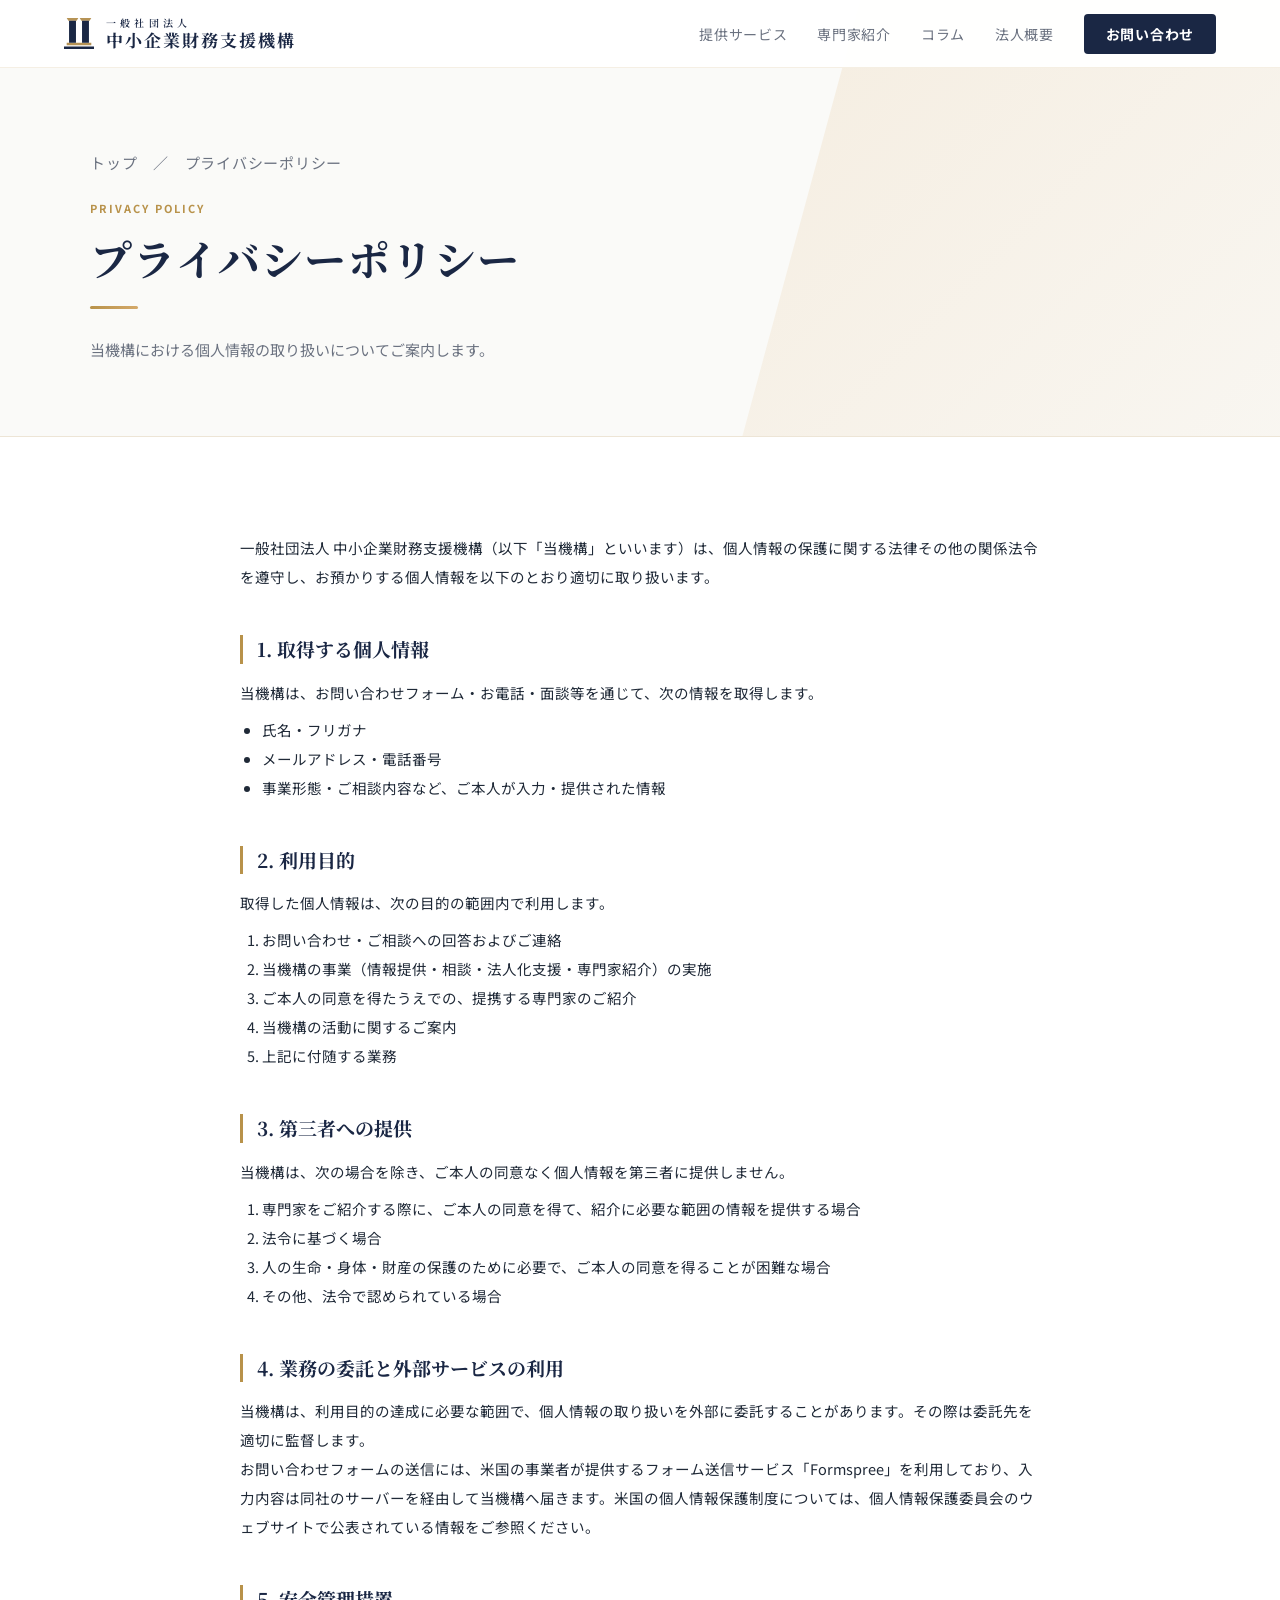
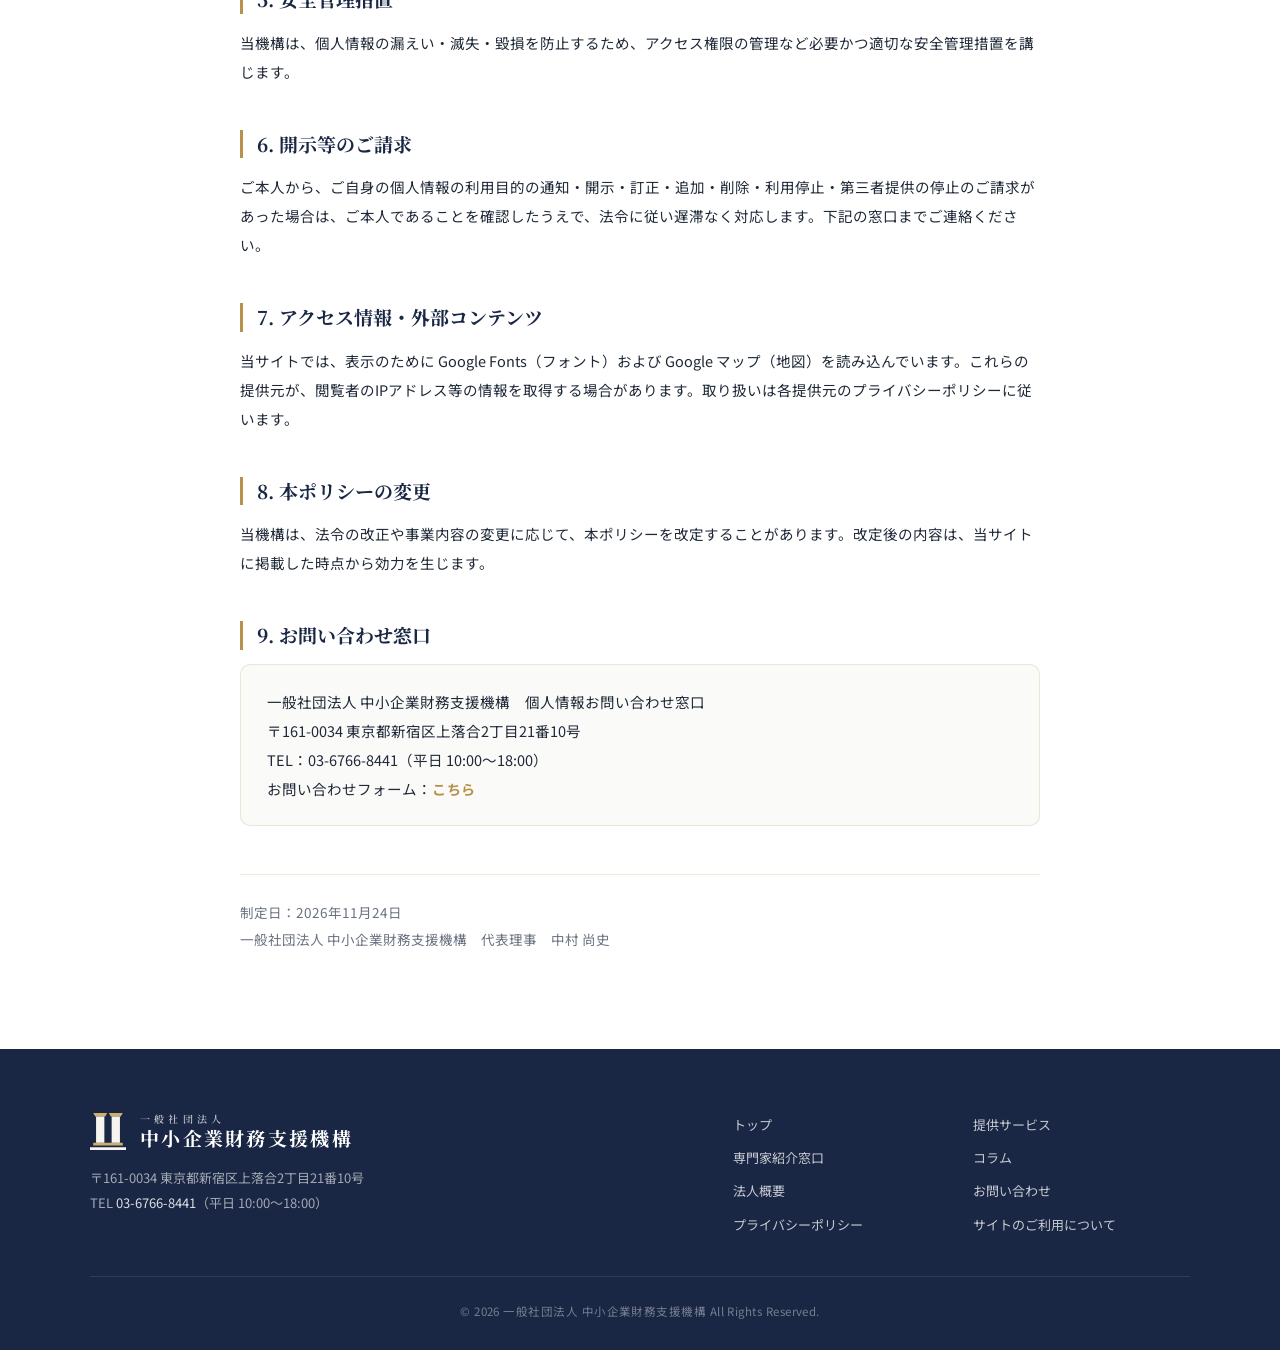
<file: privacy.html>
<!DOCTYPE html>
<html lang="ja">
<head>
<meta charset="UTF-8">
<meta name="viewport" content="width=device-width, initial-scale=1.0">
<title>プライバシーポリシー｜一般社団法人 中小企業財務支援機構</title>
<meta name="description" content="一般社団法人 中小企業財務支援機構の個人情報の取り扱いについて。">
<meta property="og:type" content="website">
<meta property="og:title" content="プライバシーポリシー｜一般社団法人 中小企業財務支援機構">
<meta property="og:description" content="一般社団法人 中小企業財務支援機構の個人情報の取り扱いについて。">
<meta property="og:url" content="https://zaimusienkikou-website.vercel.app/privacy.html">
<meta property="og:site_name" content="一般社団法人 中小企業財務支援機構">
<meta name="format-detection" content="telephone=no">
<link rel="icon" href="favicon.svg" type="image/svg+xml">
<link rel="canonical" href="https://zaimusienkikou-website.vercel.app/privacy.html">
<link rel="preconnect" href="https://fonts.googleapis.com">
<link rel="preconnect" href="https://fonts.gstatic.com" crossorigin>
<link href="https://fonts.googleapis.com/css2?family=Noto+Sans+JP:wght@400;500;700&family=Noto+Serif+JP:wght@600;700&display=swap" rel="stylesheet">
<link rel="stylesheet" href="assets/site.css">
</head>
<body>
<header class="nav">
  <a href="index.html" class="nav-logo" aria-label="一般社団法人 中小企業財務支援機構 トップへ">
    <svg class="logo-mark" viewBox="0 0 178 187" aria-hidden="true"><path class="g" fill="#b69355" d="M16 0h69l-10 17H26zM93 0h69l-10 17h-49zM16 147h146v14H16z"/><path fill="currentColor" d="M30 17h41v130H30zM107 17h41v130h-41zM0 169h178v18H0z"/></svg>
    <span class="logo-text"><small>一般社団法人</small><b>中小企業財務支援機構</b></span>
  </a>
  <ul class="nav-links">
    <li><a href="services.html">提供サービス</a></li>
    <li><a href="services.html#experts">専門家紹介</a></li>
    <li><a href="column.html">コラム</a></li>
    <li><a href="about.html">法人概要</a></li>
    <li><a href="contact.html" class="nav-cta">お問い合わせ</a></li>
  </ul>
  <button class="hamburger" id="ham" aria-label="メニューを開く" aria-expanded="false" aria-controls="mobileMenu"><span></span><span></span><span></span></button>
</header>
<nav class="mobile-menu" id="mobileMenu" aria-label="モバイルメニュー">
  <a href="index.html">トップ</a>
  <a href="services.html">提供サービス</a>
  <a href="services.html#experts">専門家紹介</a>
  <a href="column.html">コラム</a>
  <a href="about.html">法人概要</a>
  <a href="contact.html" class="nav-cta">お問い合わせ</a>
</nav>
<section class="page-hero">
  <div class="container">
    <p class="breadcrumb"><a href="index.html">トップ</a>　／　プライバシーポリシー</p>
    <div class="section-label">Privacy Policy</div>
    <h1>プライバシーポリシー</h1>
    <div class="gold-divider"></div>
    <p>当機構における個人情報の取り扱いについてご案内します。</p>
  </div>
</section>
<main>
<section>
  <div class="legal">
    <p>一般社団法人 中小企業財務支援機構（以下「当機構」といいます）は、個人情報の保護に関する法律その他の関係法令を遵守し、お預かりする個人情報を以下のとおり適切に取り扱います。</p>

    <h2>1. 取得する個人情報</h2>
    <p>当機構は、お問い合わせフォーム・お電話・面談等を通じて、次の情報を取得します。</p>
    <ul><li>氏名・フリガナ</li><li>メールアドレス・電話番号</li><li>事業形態・ご相談内容など、ご本人が入力・提供された情報</li></ul>

    <h2>2. 利用目的</h2>
    <p>取得した個人情報は、次の目的の範囲内で利用します。</p>
    <ol><li>お問い合わせ・ご相談への回答およびご連絡</li><li>当機構の事業（情報提供・相談・法人化支援・専門家紹介）の実施</li><li>ご本人の同意を得たうえでの、提携する専門家のご紹介</li><li>当機構の活動に関するご案内</li><li>上記に付随する業務</li></ol>

    <h2>3. 第三者への提供</h2>
    <p>当機構は、次の場合を除き、ご本人の同意なく個人情報を第三者に提供しません。</p>
    <ol><li>専門家をご紹介する際に、ご本人の同意を得て、紹介に必要な範囲の情報を提供する場合</li><li>法令に基づく場合</li><li>人の生命・身体・財産の保護のために必要で、ご本人の同意を得ることが困難な場合</li><li>その他、法令で認められている場合</li></ol>

    <h2>4. 業務の委託と外部サービスの利用</h2>
    <p>当機構は、利用目的の達成に必要な範囲で、個人情報の取り扱いを外部に委託することがあります。その際は委託先を適切に監督します。</p>
    <p>お問い合わせフォームの送信には、米国の事業者が提供するフォーム送信サービス「Formspree」を利用しており、入力内容は同社のサーバーを経由して当機構へ届きます。米国の個人情報保護制度については、個人情報保護委員会のウェブサイトで公表されている情報をご参照ください。</p>

    <h2>5. 安全管理措置</h2>
    <p>当機構は、個人情報の漏えい・滅失・毀損を防止するため、アクセス権限の管理など必要かつ適切な安全管理措置を講じます。</p>

    <h2>6. 開示等のご請求</h2>
    <p>ご本人から、ご自身の個人情報の利用目的の通知・開示・訂正・追加・削除・利用停止・第三者提供の停止のご請求があった場合は、ご本人であることを確認したうえで、法令に従い遅滞なく対応します。下記の窓口までご連絡ください。</p>

    <h2>7. アクセス情報・外部コンテンツ</h2>
    <p>当サイトでは、表示のために Google Fonts（フォント）および Google マップ（地図）を読み込んでいます。これらの提供元が、閲覧者のIPアドレス等の情報を取得する場合があります。取り扱いは各提供元のプライバシーポリシーに従います。</p>

    <h2>8. 本ポリシーの変更</h2>
    <p>当機構は、法令の改正や事業内容の変更に応じて、本ポリシーを改定することがあります。改定後の内容は、当サイトに掲載した時点から効力を生じます。</p>

    <h2>9. お問い合わせ窓口</h2>
    <div class="box">
      <p>一般社団法人 中小企業財務支援機構　個人情報お問い合わせ窓口<br>〒161-0034 東京都新宿区上落合2丁目21番10号<br>TEL：03-6766-8441（平日 10:00〜18:00）<br>お問い合わせフォーム：<a href="contact.html" class="text-link">こちら</a></p>
    </div>

    <p class="meta">制定日：2026年11月24日<br>一般社団法人 中小企業財務支援機構　代表理事　中村 尚史</p>
  </div>
</section>
</main>
<footer class="footer">
  <div class="footer-inner">
    <div class="footer-brand">
      <div class="footer-logo"><svg class="logo-mark" viewBox="0 0 178 187" aria-hidden="true"><path class="g" fill="#b69355" d="M16 0h69l-10 17H26zM93 0h69l-10 17h-49zM16 147h146v14H16z"/><path fill="currentColor" d="M30 17h41v130H30zM107 17h41v130h-41zM0 169h178v18H0z"/></svg><span class="logo-text"><small>一般社団法人</small><b>中小企業財務支援機構</b></span></div>
      <p>〒161-0034 東京都新宿区上落合2丁目21番10号<br>TEL <a href="tel:03-6766-8441">03-6766-8441</a>（平日 10:00〜18:00）</p>
    </div>
    <ul class="footer-links">
      <li><a href="index.html">トップ</a></li>
      <li><a href="services.html">提供サービス</a></li>
      <li><a href="services.html#experts">専門家紹介窓口</a></li>
      <li><a href="column.html">コラム</a></li>
      <li><a href="about.html">法人概要</a></li>
      <li><a href="contact.html">お問い合わせ</a></li>
      <li><a href="privacy.html">プライバシーポリシー</a></li>
      <li><a href="policy.html">サイトのご利用について</a></li>
    </ul>
  </div>
  <p class="copyright">© <span id="year">2026</span> 一般社団法人 中小企業財務支援機構 All Rights Reserved.</p>
</footer>
<script src="assets/site.js"></script>
</body>
</html>
</file>
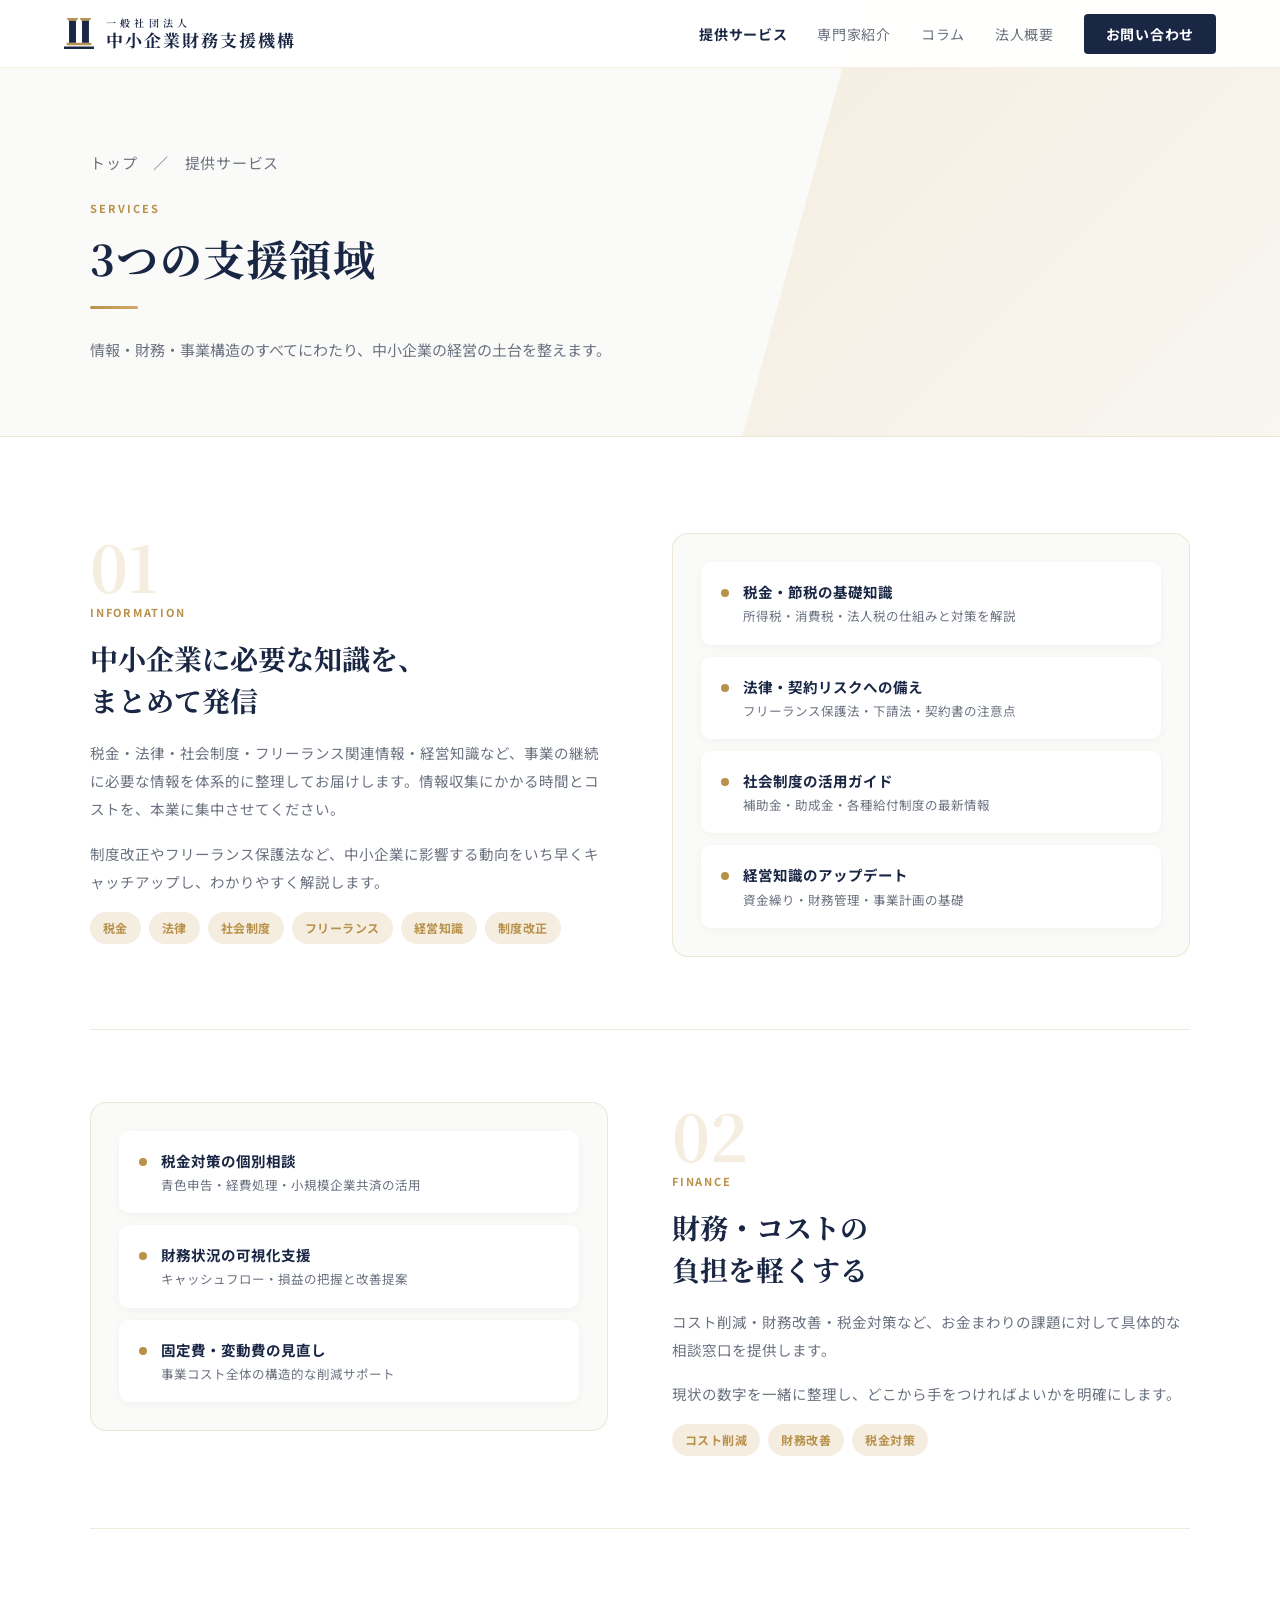
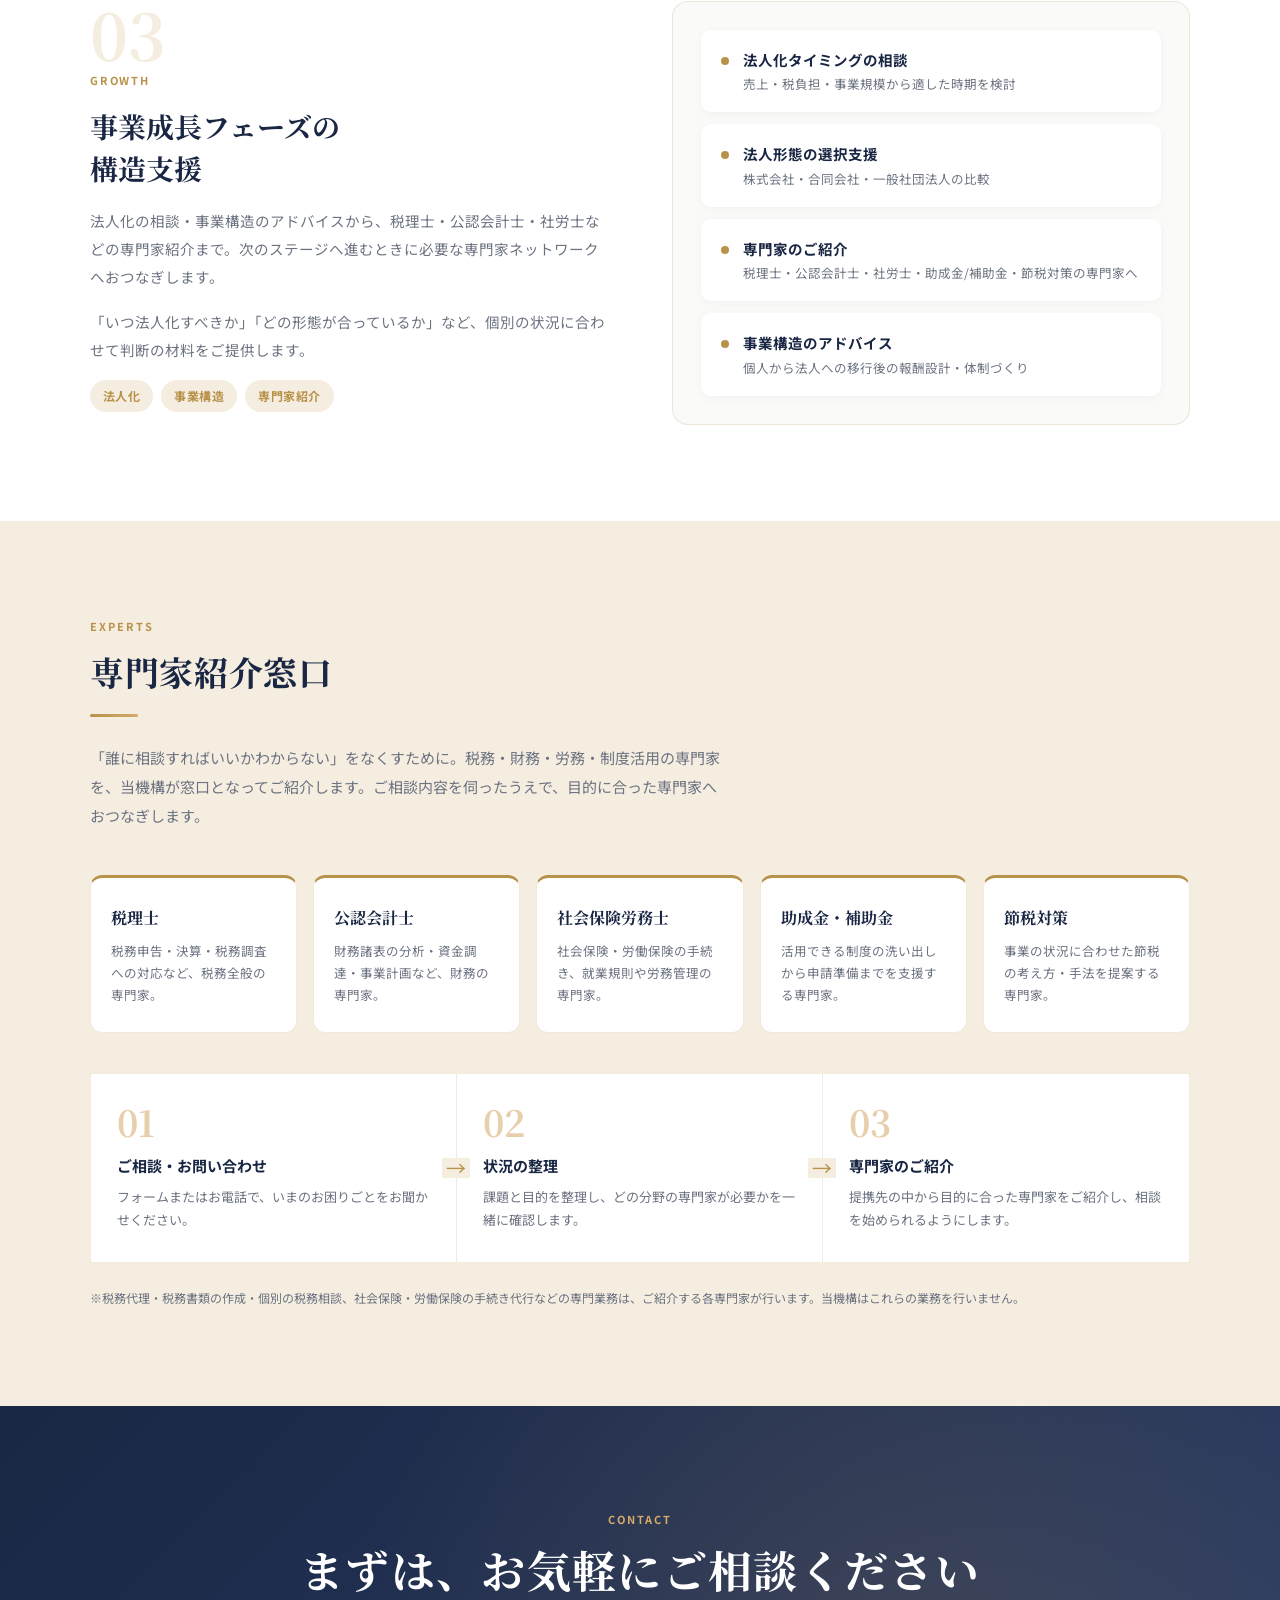
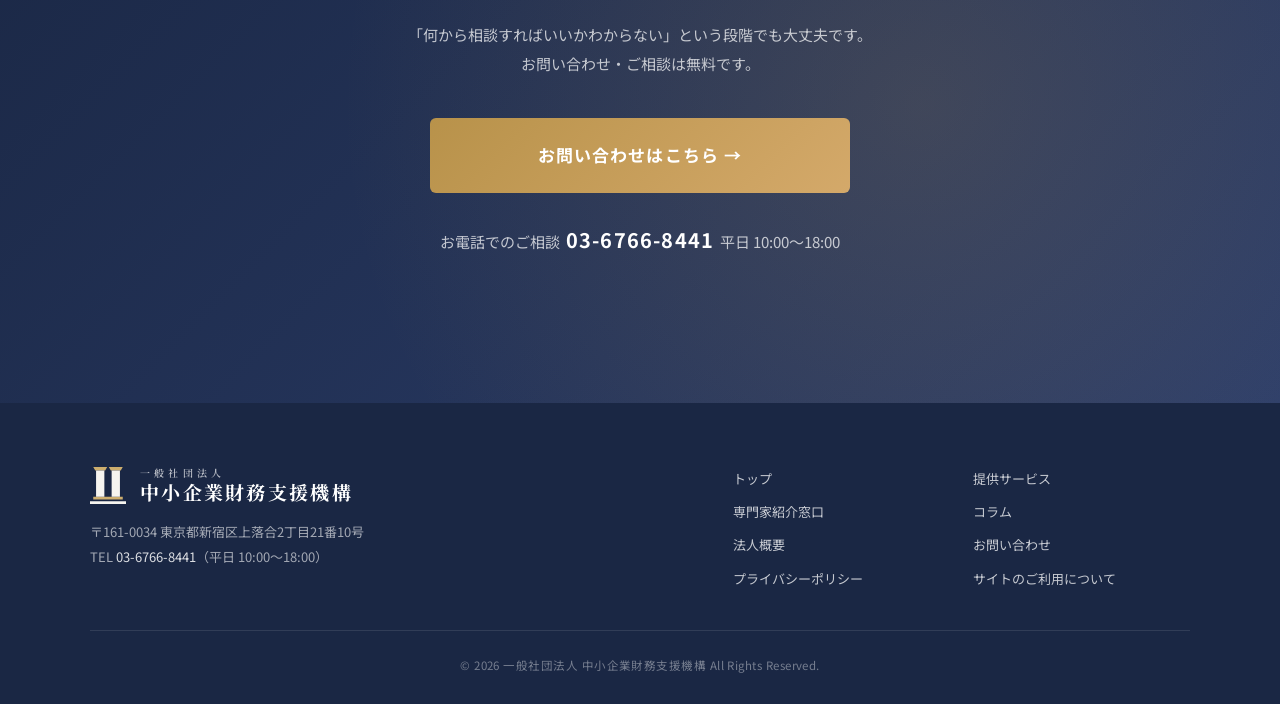
<file: services.html>
<!DOCTYPE html>
<html lang="ja">
<head>
<meta charset="UTF-8">
<meta name="viewport" content="width=device-width, initial-scale=1.0">
<title>提供サービス｜一般社団法人 中小企業財務支援機構</title>
<meta name="description" content="情報提供・財務とコストの相談・法人化支援と専門家紹介。中小企業財務支援機構の3つの支援領域と専門家紹介窓口のご案内です。">
<meta property="og:type" content="website">
<meta property="og:title" content="提供サービス｜一般社団法人 中小企業財務支援機構">
<meta property="og:description" content="情報提供・財務とコストの相談・法人化支援と専門家紹介。中小企業財務支援機構の3つの支援領域と専門家紹介窓口のご案内です。">
<meta property="og:url" content="https://zaimusienkikou-website.vercel.app/services.html">
<meta property="og:site_name" content="一般社団法人 中小企業財務支援機構">
<meta name="format-detection" content="telephone=no">
<link rel="icon" href="favicon.svg" type="image/svg+xml">
<link rel="canonical" href="https://zaimusienkikou-website.vercel.app/services.html">
<link rel="preconnect" href="https://fonts.googleapis.com">
<link rel="preconnect" href="https://fonts.gstatic.com" crossorigin>
<link href="https://fonts.googleapis.com/css2?family=Noto+Sans+JP:wght@400;500;700&family=Noto+Serif+JP:wght@600;700&display=swap" rel="stylesheet">
<link rel="stylesheet" href="assets/site.css">
</head>
<body>
<header class="nav">
  <a href="index.html" class="nav-logo" aria-label="一般社団法人 中小企業財務支援機構 トップへ">
    <svg class="logo-mark" viewBox="0 0 178 187" aria-hidden="true"><path class="g" fill="#b69355" d="M16 0h69l-10 17H26zM93 0h69l-10 17h-49zM16 147h146v14H16z"/><path fill="currentColor" d="M30 17h41v130H30zM107 17h41v130h-41zM0 169h178v18H0z"/></svg>
    <span class="logo-text"><small>一般社団法人</small><b>中小企業財務支援機構</b></span>
  </a>
  <ul class="nav-links">
    <li><a href="services.html" class="active">提供サービス</a></li>
    <li><a href="services.html#experts">専門家紹介</a></li>
    <li><a href="column.html">コラム</a></li>
    <li><a href="about.html">法人概要</a></li>
    <li><a href="contact.html" class="nav-cta">お問い合わせ</a></li>
  </ul>
  <button class="hamburger" id="ham" aria-label="メニューを開く" aria-expanded="false" aria-controls="mobileMenu"><span></span><span></span><span></span></button>
</header>
<nav class="mobile-menu" id="mobileMenu" aria-label="モバイルメニュー">
  <a href="index.html">トップ</a>
  <a href="services.html">提供サービス</a>
  <a href="services.html#experts">専門家紹介</a>
  <a href="column.html">コラム</a>
  <a href="about.html">法人概要</a>
  <a href="contact.html" class="nav-cta">お問い合わせ</a>
</nav>
<section class="page-hero">
  <div class="container">
    <p class="breadcrumb"><a href="index.html">トップ</a>　／　提供サービス</p>
    <div class="section-label">Services</div>
    <h1>3つの支援領域</h1>
    <div class="gold-divider"></div>
    <p>情報・財務・事業構造のすべてにわたり、中小企業の経営の土台を整えます。</p>
  </div>
</section>
<main>
<section>
  <div class="container">
    <div class="service reveal" id="information">
      <div>
        <div class="service-num">01</div>
        <div class="service-cat">Information</div>
        <h2>中小企業に必要な知識を、<br>まとめて発信</h2>
        <p>税金・法律・社会制度・フリーランス関連情報・経営知識など、事業の継続に必要な情報を体系的に整理してお届けします。情報収集にかかる時間とコストを、本業に集中させてください。</p>
        <p>制度改正やフリーランス保護法など、中小企業に影響する動向をいち早くキャッチアップし、わかりやすく解説します。</p>
        <div class="tags"><span class="tag">税金</span><span class="tag">法律</span><span class="tag">社会制度</span><span class="tag">フリーランス</span><span class="tag">経営知識</span><span class="tag">制度改正</span></div>
      </div>
      <div class="service-visual">
        <div class="sv-item"><div><h3>税金・節税の基礎知識</h3><p>所得税・消費税・法人税の仕組みと対策を解説</p></div></div>
        <div class="sv-item"><div><h3>法律・契約リスクへの備え</h3><p>フリーランス保護法・下請法・契約書の注意点</p></div></div>
        <div class="sv-item"><div><h3>社会制度の活用ガイド</h3><p>補助金・助成金・各種給付制度の最新情報</p></div></div>
        <div class="sv-item"><div><h3>経営知識のアップデート</h3><p>資金繰り・財務管理・事業計画の基礎</p></div></div>
      </div>
    </div>

    <div class="service reverse reveal" id="finance">
      <div>
        <div class="service-num">02</div>
        <div class="service-cat">Finance</div>
        <h2>財務・コストの<br>負担を軽くする</h2>
        <p>コスト削減・財務改善・税金対策など、お金まわりの課題に対して具体的な相談窓口を提供します。</p>
        <p>現状の数字を一緒に整理し、どこから手をつければよいかを明確にします。</p>
        <div class="tags"><span class="tag">コスト削減</span><span class="tag">財務改善</span><span class="tag">税金対策</span></div>
      </div>
      <div class="service-visual">
        <div class="sv-item"><div><h3>税金対策の個別相談</h3><p>青色申告・経費処理・小規模企業共済の活用</p></div></div>
        <div class="sv-item"><div><h3>財務状況の可視化支援</h3><p>キャッシュフロー・損益の把握と改善提案</p></div></div>
        <div class="sv-item"><div><h3>固定費・変動費の見直し</h3><p>事業コスト全体の構造的な削減サポート</p></div></div>
      </div>
    </div>

    <div class="service reveal" id="growth">
      <div>
        <div class="service-num">03</div>
        <div class="service-cat">Growth</div>
        <h2>事業成長フェーズの<br>構造支援</h2>
        <p>法人化の相談・事業構造のアドバイスから、税理士・公認会計士・社労士などの専門家紹介まで。次のステージへ進むときに必要な専門家ネットワークへおつなぎします。</p>
        <p>「いつ法人化すべきか」「どの形態が合っているか」など、個別の状況に合わせて判断の材料をご提供します。</p>
        <div class="tags"><span class="tag">法人化</span><span class="tag">事業構造</span><span class="tag">専門家紹介</span></div>
      </div>
      <div class="service-visual">
        <div class="sv-item"><div><h3>法人化タイミングの相談</h3><p>売上・税負担・事業規模から適した時期を検討</p></div></div>
        <div class="sv-item"><div><h3>法人形態の選択支援</h3><p>株式会社・合同会社・一般社団法人の比較</p></div></div>
        <div class="sv-item"><div><h3>専門家のご紹介</h3><p>税理士・公認会計士・社労士・助成金/補助金・節税対策の専門家へ</p></div></div>
        <div class="sv-item"><div><h3>事業構造のアドバイス</h3><p>個人から法人への移行後の報酬設計・体制づくり</p></div></div>
      </div>
    </div>
  </div>
</section>

<section class="bg-pale" id="experts">
  <div class="container">
    <div class="section-label">Experts</div>
    <h2 class="section-title">専門家紹介窓口</h2>
    <div class="gold-divider"></div>
    <p class="section-sub">「誰に相談すればいいかわからない」をなくすために。税務・財務・労務・制度活用の専門家を、当機構が窓口となってご紹介します。ご相談内容を伺ったうえで、目的に合った専門家へおつなぎします。</p>
    <div class="expert-grid reveal">
    <div class="expert"><h3>税理士</h3><p>税務申告・決算・税務調査への対応など、税務全般の専門家。</p></div>
    <div class="expert"><h3>公認会計士</h3><p>財務諸表の分析・資金調達・事業計画など、財務の専門家。</p></div>
    <div class="expert"><h3>社会保険労務士</h3><p>社会保険・労働保険の手続き、就業規則や労務管理の専門家。</p></div>
    <div class="expert"><h3>助成金・補助金</h3><p>活用できる制度の洗い出しから申請準備までを支援する専門家。</p></div>
    <div class="expert"><h3>節税対策</h3><p>事業の状況に合わせた節税の考え方・手法を提案する専門家。</p></div>
    </div>
  <div class="steps reveal">
    <div class="step"><div class="step-num">01</div><h3>ご相談・お問い合わせ</h3><p>フォームまたはお電話で、いまのお困りごとをお聞かせください。</p></div>
    <div class="step"><div class="step-num">02</div><h3>状況の整理</h3><p>課題と目的を整理し、どの分野の専門家が必要かを一緒に確認します。</p></div>
    <div class="step"><div class="step-num">03</div><h3>専門家のご紹介</h3><p>提携先の中から目的に合った専門家をご紹介し、相談を始められるようにします。</p></div>
  </div>
    <p class="note">※税務代理・税務書類の作成・個別の税務相談、社会保険・労働保険の手続き代行などの専門業務は、ご紹介する各専門家が行います。当機構はこれらの業務を行いません。</p>
  </div>
</section>

<section class="cta">
  <div class="container">
    <div class="section-label">Contact</div>
    <h2>まずは、お気軽にご相談ください</h2>
    <p>「何から相談すればいいかわからない」という段階でも大丈夫です。<br>お問い合わせ・ご相談は無料です。</p>
    <a href="contact.html" class="cta-btn">お問い合わせはこちら →</a>
    <p class="cta-tel">お電話でのご相談<a href="tel:03-6766-8441">03-6766-8441</a>平日 10:00〜18:00</p>
  </div>
</section>
</main>
<footer class="footer">
  <div class="footer-inner">
    <div class="footer-brand">
      <div class="footer-logo"><svg class="logo-mark" viewBox="0 0 178 187" aria-hidden="true"><path class="g" fill="#b69355" d="M16 0h69l-10 17H26zM93 0h69l-10 17h-49zM16 147h146v14H16z"/><path fill="currentColor" d="M30 17h41v130H30zM107 17h41v130h-41zM0 169h178v18H0z"/></svg><span class="logo-text"><small>一般社団法人</small><b>中小企業財務支援機構</b></span></div>
      <p>〒161-0034 東京都新宿区上落合2丁目21番10号<br>TEL <a href="tel:03-6766-8441">03-6766-8441</a>（平日 10:00〜18:00）</p>
    </div>
    <ul class="footer-links">
      <li><a href="index.html">トップ</a></li>
      <li><a href="services.html">提供サービス</a></li>
      <li><a href="services.html#experts">専門家紹介窓口</a></li>
      <li><a href="column.html">コラム</a></li>
      <li><a href="about.html">法人概要</a></li>
      <li><a href="contact.html">お問い合わせ</a></li>
      <li><a href="privacy.html">プライバシーポリシー</a></li>
      <li><a href="policy.html">サイトのご利用について</a></li>
    </ul>
  </div>
  <p class="copyright">© <span id="year">2026</span> 一般社団法人 中小企業財務支援機構 All Rights Reserved.</p>
</footer>
<script src="assets/site.js"></script>
</body>
</html>
</file>
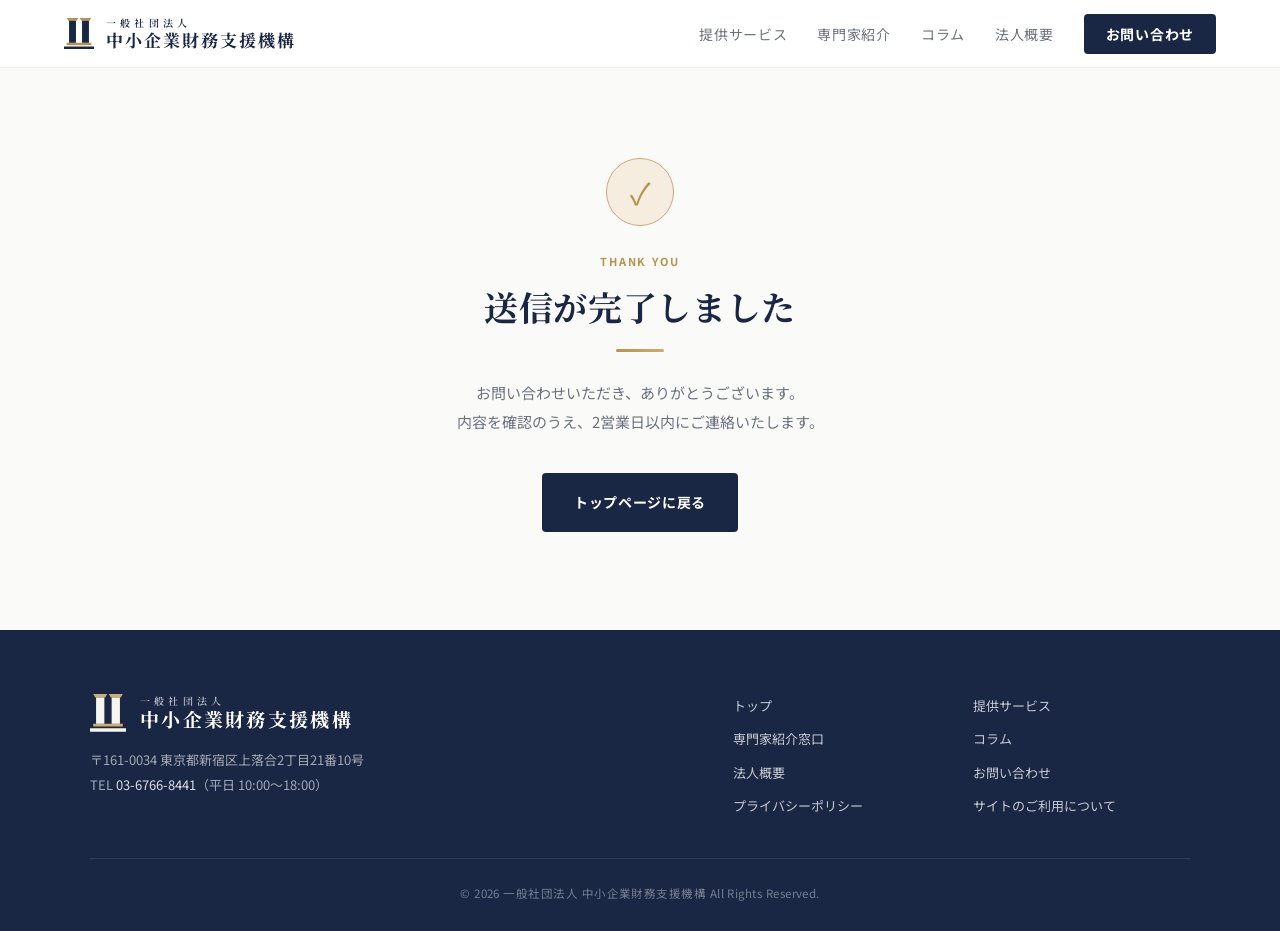
<file: thanks.html>
<!DOCTYPE html>
<html lang="ja">
<head>
<meta name="robots" content="noindex">
<meta charset="UTF-8">
<meta name="viewport" content="width=device-width, initial-scale=1.0">
<title>送信完了｜一般社団法人 中小企業財務支援機構</title>
<meta name="description" content="お問い合わせを受け付けました。">
<meta property="og:type" content="website">
<meta property="og:title" content="送信完了｜一般社団法人 中小企業財務支援機構">
<meta property="og:description" content="お問い合わせを受け付けました。">
<meta property="og:url" content="https://zaimusienkikou-website.vercel.app/thanks.html">
<meta property="og:site_name" content="一般社団法人 中小企業財務支援機構">
<meta name="format-detection" content="telephone=no">
<link rel="icon" href="favicon.svg" type="image/svg+xml">
<link rel="canonical" href="https://zaimusienkikou-website.vercel.app/thanks.html">
<link rel="preconnect" href="https://fonts.googleapis.com">
<link rel="preconnect" href="https://fonts.gstatic.com" crossorigin>
<link href="https://fonts.googleapis.com/css2?family=Noto+Sans+JP:wght@400;500;700&family=Noto+Serif+JP:wght@600;700&display=swap" rel="stylesheet">
<link rel="stylesheet" href="assets/site.css">
</head>
<body>
<header class="nav">
  <a href="index.html" class="nav-logo" aria-label="一般社団法人 中小企業財務支援機構 トップへ">
    <svg class="logo-mark" viewBox="0 0 178 187" aria-hidden="true"><path class="g" fill="#b69355" d="M16 0h69l-10 17H26zM93 0h69l-10 17h-49zM16 147h146v14H16z"/><path fill="currentColor" d="M30 17h41v130H30zM107 17h41v130h-41zM0 169h178v18H0z"/></svg>
    <span class="logo-text"><small>一般社団法人</small><b>中小企業財務支援機構</b></span>
  </a>
  <ul class="nav-links">
    <li><a href="services.html">提供サービス</a></li>
    <li><a href="services.html#experts">専門家紹介</a></li>
    <li><a href="column.html">コラム</a></li>
    <li><a href="about.html">法人概要</a></li>
    <li><a href="contact.html" class="nav-cta">お問い合わせ</a></li>
  </ul>
  <button class="hamburger" id="ham" aria-label="メニューを開く" aria-expanded="false" aria-controls="mobileMenu"><span></span><span></span><span></span></button>
</header>
<nav class="mobile-menu" id="mobileMenu" aria-label="モバイルメニュー">
  <a href="index.html">トップ</a>
  <a href="services.html">提供サービス</a>
  <a href="services.html#experts">専門家紹介</a>
  <a href="column.html">コラム</a>
  <a href="about.html">法人概要</a>
  <a href="contact.html" class="nav-cta">お問い合わせ</a>
</nav>
<main>
<section class="thanks">
  <div>
    <div class="thanks-mark">✓</div>
    <div class="section-label">Thank you</div>
    <h1 class="section-title">送信が完了しました</h1>
    <div class="gold-divider" style="margin-left:auto;margin-right:auto"></div>
    <p class="section-sub" style="margin:0 auto 36px">お問い合わせいただき、ありがとうございます。<br>内容を確認のうえ、2営業日以内にご連絡いたします。</p>
    <a href="index.html" class="btn btn-primary">トップページに戻る</a>
  </div>
</section>
</main>
<footer class="footer">
  <div class="footer-inner">
    <div class="footer-brand">
      <div class="footer-logo"><svg class="logo-mark" viewBox="0 0 178 187" aria-hidden="true"><path class="g" fill="#b69355" d="M16 0h69l-10 17H26zM93 0h69l-10 17h-49zM16 147h146v14H16z"/><path fill="currentColor" d="M30 17h41v130H30zM107 17h41v130h-41zM0 169h178v18H0z"/></svg><span class="logo-text"><small>一般社団法人</small><b>中小企業財務支援機構</b></span></div>
      <p>〒161-0034 東京都新宿区上落合2丁目21番10号<br>TEL <a href="tel:03-6766-8441">03-6766-8441</a>（平日 10:00〜18:00）</p>
    </div>
    <ul class="footer-links">
      <li><a href="index.html">トップ</a></li>
      <li><a href="services.html">提供サービス</a></li>
      <li><a href="services.html#experts">専門家紹介窓口</a></li>
      <li><a href="column.html">コラム</a></li>
      <li><a href="about.html">法人概要</a></li>
      <li><a href="contact.html">お問い合わせ</a></li>
      <li><a href="privacy.html">プライバシーポリシー</a></li>
      <li><a href="policy.html">サイトのご利用について</a></li>
    </ul>
  </div>
  <p class="copyright">© <span id="year">2026</span> 一般社団法人 中小企業財務支援機構 All Rights Reserved.</p>
</footer>
<script src="assets/site.js"></script>
</body>
</html>
</file>
<file: assets/site.css>
/* 一般社団法人 中小企業財務支援機構 共通スタイル */
:root{
  --gold:#b8924a;--gold-light:#d4a96a;--gold-pale:#f5ede0;
  --navy:#1a2744;--navy-mid:#2c3e6b;
  --white:#fff;--off-white:#fafaf8;
  --gray:#6b7280;--gray-light:#f3f4f6;--text:#1f2937;
  --line:rgba(184,146,74,.2);
}
*{box-sizing:border-box;margin:0;padding:0}
html{scroll-behavior:smooth;scroll-padding-top:80px}
body{font-family:'Noto Sans JP',sans-serif;color:var(--text);background:var(--white);line-height:1.8;-webkit-font-smoothing:antialiased}
img{max-width:100%;display:block}
a{color:inherit}
.serif{font-family:'Noto Serif JP',serif}

/* NAV */
.nav{position:fixed;top:0;left:0;right:0;z-index:100;height:68px;padding:0 clamp(20px,5vw,72px);
  display:flex;justify-content:space-between;align-items:center;
  background:rgba(255,255,255,.95);backdrop-filter:blur(8px);-webkit-backdrop-filter:blur(8px);
  border-bottom:1px solid rgba(184,146,74,.15)}
.nav-logo{text-decoration:none;color:var(--navy);display:flex;align-items:center;gap:12px}
.logo-mark{width:30px;height:auto;color:var(--navy);flex-shrink:0}
.logo-text{display:flex;flex-direction:column;line-height:1.25}
.logo-text small{font-family:'Noto Serif JP',serif;font-size:10px;letter-spacing:.42em;color:var(--navy);font-weight:600}
.logo-text b{font-family:'Noto Serif JP',serif;font-size:17px;font-weight:700;letter-spacing:.12em;color:var(--navy)}
.nav-links{display:flex;gap:30px;align-items:center;list-style:none}
.nav-links a{font-size:14px;color:var(--gray);text-decoration:none;letter-spacing:.05em;transition:color .2s}
.nav-links a:hover,.nav-links a.active{color:var(--navy)}
.nav-links a.active{font-weight:700}
.nav-cta{background:var(--navy);color:#fff!important;padding:10px 22px;border-radius:4px;font-weight:700;transition:background .2s}
.nav-cta:hover{background:var(--gold)}
.hamburger{display:none;background:none;border:none;cursor:pointer;padding:6px;flex-direction:column;gap:5px}
.hamburger span{display:block;width:22px;height:2px;background:var(--navy);border-radius:2px;transition:transform .25s,opacity .25s}
.hamburger.open span:nth-child(1){transform:translateY(7px) rotate(45deg)}
.hamburger.open span:nth-child(2){opacity:0}
.hamburger.open span:nth-child(3){transform:translateY(-7px) rotate(-45deg)}
.mobile-menu{display:none;position:fixed;top:60px;left:0;right:0;z-index:99;background:#fff;border-bottom:1px solid var(--line);
  padding:8px 20px 20px;flex-direction:column;box-shadow:0 12px 24px rgba(26,39,68,.08)}
.mobile-menu.open{display:flex}
.mobile-menu a{padding:14px 0;border-bottom:1px solid var(--gray-light);text-decoration:none;color:var(--navy);font-size:15px}
.mobile-menu a.nav-cta{margin-top:14px;text-align:center;border:none;border-radius:4px}

/* LAYOUT */
section{padding:96px 24px}
.container{max-width:1100px;margin:0 auto}
.narrow{max-width:800px;margin:0 auto}
.center{text-align:center}
.bg-off{background:var(--off-white)}
.bg-pale{background:var(--gold-pale)}
.section-label{font-size:11px;color:var(--gold);font-weight:700;letter-spacing:.18em;text-transform:uppercase;margin-bottom:10px}
.section-title{font-family:'Noto Serif JP',serif;font-size:clamp(23px,3vw,34px);font-weight:700;color:var(--navy);line-height:1.45;letter-spacing:.02em}
.gold-divider{width:48px;height:3px;background:linear-gradient(90deg,var(--gold),var(--gold-light));border-radius:2px;margin:18px 0 26px}
.center .gold-divider{margin-left:auto;margin-right:auto}
.section-sub{font-size:15px;color:var(--gray);max-width:640px;line-height:1.95}
.center .section-sub{margin:0 auto}

/* BUTTONS */
.btn{display:inline-flex;align-items:center;justify-content:center;gap:8px;padding:15px 30px;border-radius:4px;font-size:14px;font-weight:700;
  letter-spacing:.05em;text-decoration:none;transition:all .2s;border:2px solid transparent;cursor:pointer;font-family:inherit}
.btn-primary{background:var(--navy);border-color:var(--navy);color:#fff}
.btn-primary:hover{background:var(--gold);border-color:var(--gold)}
.btn-secondary{background:transparent;border-color:var(--navy);color:var(--navy)}
.btn-secondary:hover{background:var(--navy);color:#fff}
.btn-gold{background:linear-gradient(135deg,var(--gold),var(--gold-light));color:#fff;border:none;padding:17px 34px}
.btn-gold:hover{opacity:.88}
.btn-row{display:flex;gap:14px;flex-wrap:wrap}
.text-link{color:var(--gold);font-weight:700;font-size:14px;text-decoration:none;letter-spacing:.04em}
.text-link:hover{text-decoration:underline}

/* HERO (top) */
.hero{min-height:100vh;background:var(--off-white);display:flex;align-items:center;padding:120px 24px 72px;position:relative;overflow:hidden}
.hero::before{content:'';position:absolute;top:0;right:0;width:50%;height:100%;
  background:linear-gradient(135deg,var(--gold-pale) 0%,rgba(245,237,224,.3) 100%);clip-path:polygon(15% 0,100% 0,100% 100%,0 100%)}
.hero-inner{max-width:1100px;margin:0 auto;width:100%;display:grid;grid-template-columns:1.1fr .9fr;gap:64px;align-items:center;position:relative;z-index:1}
.badge{display:inline-flex;align-items:center;gap:8px;background:var(--gold-pale);border:1px solid var(--gold-light);padding:6px 16px;border-radius:100px;
  font-size:11px;color:var(--gold);font-weight:700;letter-spacing:.1em;margin-bottom:26px}
.badge::before{content:'●';font-size:8px}
.hero h1{font-family:'Noto Serif JP',serif;font-size:clamp(30px,4.2vw,50px);font-weight:700;line-height:1.4;color:var(--navy);margin-bottom:14px;letter-spacing:.02em}
.hero h1 em{font-style:normal;color:var(--gold);border-bottom:2px solid var(--gold-light)}
.hero-catch{font-family:'Noto Serif JP',serif;font-size:clamp(16px,1.6vw,19px);color:var(--gold);font-weight:600;margin-bottom:24px;letter-spacing:.06em}
.hero-sub{font-size:15px;color:var(--gray);margin-bottom:38px;line-height:2}
.hero-card{background:#fff;border-radius:16px;padding:34px;box-shadow:0 20px 60px rgba(26,39,68,.12);border:1px solid var(--line)}
.card-label{font-size:11px;color:var(--gold);font-weight:700;letter-spacing:.14em;margin-bottom:6px}
.card-title{font-family:'Noto Serif JP',serif;font-size:17px;color:var(--navy);font-weight:700;margin-bottom:14px}
.area-row{display:flex;gap:16px;align-items:flex-start;padding:15px 0;border-bottom:1px solid var(--gray-light);text-decoration:none}
.area-row:last-of-type{border-bottom:none}
.area-num{font-family:'Noto Serif JP',serif;font-size:22px;font-weight:700;color:var(--gold-light);line-height:1.2;min-width:30px}
.area-row h3{font-size:15px;color:var(--navy);font-weight:700;line-height:1.5}
.area-row p{font-size:12.5px;color:var(--gray);line-height:1.7}
.hero-card .btn{width:100%;margin-top:18px;border-radius:8px;padding:13px}
@keyframes fadeUp{from{opacity:0;transform:translateY(24px)}to{opacity:1;transform:none}}
.hero-left>*{animation:fadeUp .7s ease both}
.hero-left>*:nth-child(2){animation-delay:.1s}.hero-left>*:nth-child(3){animation-delay:.2s}
.hero-left>*:nth-child(4){animation-delay:.3s}.hero-left>*:nth-child(5){animation-delay:.4s}
.hero-card{animation:fadeUp .7s .5s ease both}

/* PAGE HERO (sub pages) */
.page-hero{background:var(--off-white);padding:148px 24px 72px;position:relative;overflow:hidden;border-bottom:1px solid var(--line)}
.page-hero::before{content:'';position:absolute;top:0;right:0;width:42%;height:100%;
  background:linear-gradient(135deg,var(--gold-pale) 0%,rgba(245,237,224,.3) 100%);clip-path:polygon(22% 0,100% 0,100% 100%,0 100%)}
.page-hero .container{position:relative;z-index:1}
.page-hero h1{font-family:'Noto Serif JP',serif;font-size:clamp(28px,4vw,42px);font-weight:700;color:var(--navy);line-height:1.4;letter-spacing:.03em}
.page-hero p{font-size:15px;color:var(--gray);max-width:600px;line-height:1.95}
.breadcrumb{font-size:12px;color:var(--gray);margin-bottom:22px;letter-spacing:.05em}
.breadcrumb a{color:var(--gray);text-decoration:none}
.breadcrumb a:hover{color:var(--gold)}

/* NAVY SECTION (problem) */
.navy{background:var(--navy)}
.navy .section-label{color:var(--gold-light)}
.navy .section-title{color:#fff}
.navy .section-sub{color:rgba(255,255,255,.7)}
.problem-grid{display:grid;grid-template-columns:repeat(4,1fr);gap:20px;margin-top:48px}
.problem-card{background:rgba(255,255,255,.06);border:1px solid rgba(255,255,255,.1);border-radius:12px;padding:28px 24px}
.problem-card .num{font-family:'Noto Serif JP',serif;color:var(--gold-light);font-size:13px;font-weight:700;letter-spacing:.1em;margin-bottom:12px}
.problem-card h3{font-size:15.5px;color:#fff;font-weight:700;margin-bottom:8px;line-height:1.55}
.problem-card p{font-size:13px;color:rgba(255,255,255,.62);line-height:1.8}
.answer{margin-top:48px;padding-top:40px;border-top:1px solid rgba(255,255,255,.12);display:flex;gap:28px;align-items:center;flex-wrap:wrap;justify-content:space-between}
.answer p{font-family:'Noto Serif JP',serif;color:#fff;font-size:clamp(17px,2vw,21px);font-weight:600;line-height:1.7}
.answer p em{font-style:normal;color:var(--gold-light)}

/* CARDS */
.card-grid{display:grid;gap:24px;margin-top:48px}
.cols-3{grid-template-columns:repeat(3,1fr)}
.cols-2{grid-template-columns:repeat(2,1fr)}
.card{padding:32px 28px;border-radius:12px;border:1px solid var(--line);background:var(--off-white);transition:transform .2s,box-shadow .2s;text-decoration:none;display:block}
.bg-off .card{background:#fff}
a.card:hover,.card.hover:hover{transform:translateY(-4px);box-shadow:0 12px 32px rgba(26,39,68,.1)}
.card-num{font-size:11px;font-weight:700;color:var(--gold);letter-spacing:.12em;margin-bottom:10px}
.card h3{font-size:17px;font-weight:700;color:var(--navy);margin-bottom:10px;line-height:1.55}
.card p{font-size:13.5px;color:var(--gray);line-height:1.85}
.card .more{display:inline-block;margin-top:16px;color:var(--gold);font-size:13px;font-weight:700}

/* STEPS */
.steps{display:grid;grid-template-columns:repeat(3,1fr);margin-top:40px}
.step{padding:30px 26px;background:#fff;border:1px solid rgba(184,146,74,.18);position:relative}
.step+.step{border-left:none}
.step:not(:last-child)::after{content:'→';position:absolute;right:-14px;top:50%;transform:translateY(-50%);color:var(--gold);font-size:20px;z-index:2;background:var(--off-white);padding:0 4px;line-height:1}
.bg-pale .step:not(:last-child)::after{background:var(--gold-pale)}
.step-num{font-family:'Noto Serif JP',serif;font-size:36px;font-weight:700;color:var(--gold-pale);line-height:1;margin-bottom:12px}
.bg-pale .step-num{color:var(--gold-light);opacity:.55}
.step h3{font-size:15px;font-weight:700;color:var(--navy);margin-bottom:6px}
.step p{font-size:13px;color:var(--gray);line-height:1.8}

/* EXPERTS */
.expert-grid{display:grid;grid-template-columns:repeat(5,1fr);gap:16px;margin-top:44px}
.expert{background:#fff;border-radius:12px;padding:26px 20px;border:1px solid var(--line);border-top:3px solid var(--gold)}
.expert h3{font-family:'Noto Serif JP',serif;font-size:16px;color:var(--navy);font-weight:700;margin-bottom:8px}
.expert p{font-size:12.5px;color:var(--gray);line-height:1.75}
.note{font-size:12px;color:var(--gray);line-height:1.9;margin-top:24px}

/* SERVICE DETAIL */
.service{display:grid;grid-template-columns:1fr 1fr;gap:64px;align-items:start;padding:72px 0;border-bottom:1px solid var(--line)}
.service:first-child{padding-top:0}
.service:last-child{border-bottom:none;padding-bottom:0}
.service.reverse>.service-visual{order:-1}
.service-num{font-family:'Noto Serif JP',serif;font-size:64px;font-weight:700;color:var(--gold-pale);line-height:1}
.service-cat{font-size:11px;letter-spacing:.16em;color:var(--gold);font-weight:700;text-transform:uppercase;margin:6px 0 14px}
.service h2{font-family:'Noto Serif JP',serif;font-size:clamp(22px,2.4vw,28px);font-weight:700;color:var(--navy);line-height:1.5;margin-bottom:18px}
.service p{font-size:14.5px;color:var(--gray);line-height:1.95;margin-bottom:16px}
.tags{display:flex;flex-wrap:wrap;gap:8px;margin-top:8px}
.tag{background:var(--gold-pale);color:var(--gold);font-size:12px;font-weight:700;padding:5px 13px;border-radius:100px;letter-spacing:.04em}
.service-visual{background:var(--off-white);border:1px solid var(--line);border-radius:16px;padding:28px;display:flex;flex-direction:column;gap:12px}
.sv-item{background:#fff;border-radius:10px;padding:18px 20px;display:flex;gap:14px;align-items:flex-start;box-shadow:0 2px 10px rgba(26,39,68,.04)}
.sv-item::before{content:'';width:8px;height:8px;border-radius:50%;background:var(--gold);flex-shrink:0;margin-top:9px}
.sv-item h3{font-size:14.5px;color:var(--navy);font-weight:700;line-height:1.6}
.sv-item p{font-size:12.5px;color:var(--gray);line-height:1.7;margin:2px 0 0}

/* FAQ */
.faq-list{max-width:760px;margin:44px auto 0}
.faq-item{border-bottom:1px solid var(--line)}
.faq-item:first-child{border-top:1px solid var(--line)}
.faq-q{width:100%;background:none;border:none;font-family:inherit;text-align:left;cursor:pointer;padding:22px 4px;display:flex;gap:14px;align-items:center;justify-content:space-between;font-size:15px;font-weight:700;color:var(--navy);transition:color .2s}
.faq-q:hover{color:var(--gold)}
.faq-q .q{color:var(--gold);font-family:'Noto Serif JP',serif;font-size:17px;margin-right:12px}
.faq-icon{flex-shrink:0;width:22px;height:22px;border:1.5px solid var(--gold);border-radius:50%;display:flex;align-items:center;justify-content:center;color:var(--gold);font-size:15px;transition:transform .3s}
.faq-item.open .faq-icon{transform:rotate(45deg)}
.faq-a{max-height:0;overflow:hidden;transition:max-height .35s ease;font-size:14px;color:var(--gray);line-height:1.95;padding:0 4px 0 36px}
.faq-a p{padding-bottom:22px}
.faq-item.open .faq-a{max-height:320px}

/* CONTACT CTA */
.cta{background:linear-gradient(135deg,var(--navy) 0%,var(--navy-mid) 100%);text-align:center;position:relative;overflow:hidden;padding:104px 24px}
.cta::before{content:'';position:absolute;inset:0;background:radial-gradient(circle at 72% 50%,rgba(184,146,74,.18) 0%,transparent 60%)}
.cta .container{position:relative;z-index:1}
.cta .section-label{color:var(--gold-light)}
.cta h2{font-family:'Noto Serif JP',serif;font-size:clamp(26px,3.6vw,44px);font-weight:700;color:#fff;line-height:1.4;margin-bottom:20px;letter-spacing:.03em}
.cta p{color:rgba(255,255,255,.72);font-size:15px;line-height:1.9;margin-bottom:40px}
.cta-btn{display:inline-block;background:linear-gradient(135deg,var(--gold),var(--gold-light));color:#fff;padding:22px 60px;border-radius:6px;font-size:17px;font-weight:700;text-decoration:none;letter-spacing:.06em;min-width:420px;max-width:100%;transition:opacity .2s}
.cta-btn:hover{opacity:.88}
.cta-tel{margin-top:28px;color:rgba(255,255,255,.7);font-size:14px}
.cta-tel a{color:#fff;font-weight:700;font-size:20px;text-decoration:none;letter-spacing:.06em;margin:0 6px}

/* TABLE (about) */
.info-table{width:100%;border-collapse:collapse;margin-top:36px;background:#fff;border-radius:12px;overflow:hidden;border:1px solid var(--line)}
.info-table th,.info-table td{padding:20px 26px;text-align:left;vertical-align:top;font-size:14.5px;border-bottom:1px solid var(--gray-light)}
.info-table tr:last-child th,.info-table tr:last-child td{border-bottom:none}
.info-table th{width:28%;background:var(--off-white);color:var(--navy);font-weight:700;letter-spacing:.05em}
.info-table td{color:var(--text)}
.info-table td ul{list-style:none}
.info-table td li::before{content:'・';color:var(--gold)}
.map{width:100%;height:420px;border:0;border-radius:12px;display:block;margin-top:36px}
.access{list-style:none;margin-top:20px}
.access li{padding:15px 4px;border-bottom:1px solid var(--line);font-size:14.5px;color:var(--gray);display:flex;gap:12px;align-items:center}
.access li::before{content:'';width:14px;height:2px;background:var(--gold);flex-shrink:0}
.access strong{color:var(--navy)}

/* FORM */
.form-card{background:#fff;border:1px solid var(--line);border-radius:16px;padding:44px;box-shadow:0 20px 60px rgba(26,39,68,.07)}
.form-row{display:grid;grid-template-columns:1fr 1fr;gap:18px}
.form-group{margin-bottom:22px}
.form-group label{display:block;font-size:13.5px;font-weight:700;color:var(--navy);margin-bottom:8px;letter-spacing:.03em}
.req{display:inline-block;background:var(--gold);color:#fff;font-size:10.5px;padding:1px 7px;border-radius:3px;margin-left:8px;vertical-align:1px}
.opt{display:inline-block;background:var(--gray-light);color:var(--gray);font-size:10.5px;padding:1px 7px;border-radius:3px;margin-left:8px;vertical-align:1px}
.form-group input,.form-group select,.form-group textarea{width:100%;padding:13px 15px;font-size:15px;font-family:inherit;color:var(--text);
  border:1px solid #d9dce1;border-radius:6px;background:var(--off-white);transition:border-color .2s,box-shadow .2s,background .2s}
.form-group input:focus,.form-group select:focus,.form-group textarea:focus{outline:none;border-color:var(--gold);background:#fff;box-shadow:0 0 0 3px rgba(184,146,74,.15)}
.form-group textarea{min-height:170px;resize:vertical}
.consent{display:flex;gap:10px;align-items:flex-start;font-size:14px;color:var(--text);margin:8px 0 26px;cursor:pointer}
.consent input{width:18px;height:18px;margin-top:4px;accent-color:var(--navy);flex-shrink:0}
.consent a{color:var(--gold);font-weight:700}
.form-card .btn{width:100%;padding:18px;font-size:15px}
.form-card .btn:disabled{opacity:.6;cursor:wait}
.form-error{display:none;margin-top:16px;padding:14px 16px;border-radius:6px;background:#fdf2f2;color:#9b2c2c;font-size:13.5px}

/* LEGAL */
.legal{max-width:800px;margin:0 auto}
.legal h2{font-family:'Noto Serif JP',serif;font-size:19px;color:var(--navy);font-weight:700;margin:44px 0 14px;padding-left:14px;border-left:3px solid var(--gold);line-height:1.5}
.legal>h2:first-child{margin-top:0}
.legal p,.legal li{font-size:14.5px;color:var(--text);line-height:2}
.legal ol,.legal ul{padding-left:1.4em;margin:8px 0}
.legal .meta{margin-top:48px;padding-top:24px;border-top:1px solid var(--line);font-size:13.5px;color:var(--gray)}
.legal .box{background:var(--off-white);border:1px solid var(--line);border-radius:10px;padding:22px 26px;margin-top:12px}

/* THANKS */
.thanks{min-height:70vh;display:flex;align-items:center;justify-content:center;text-align:center;padding:150px 24px 90px;background:var(--off-white)}
.thanks-mark{width:68px;height:68px;border-radius:50%;background:var(--gold-pale);color:var(--gold);display:flex;align-items:center;justify-content:center;font-size:30px;margin:0 auto 26px;border:1px solid var(--gold-light)}

/* FOOTER */
.footer{background:var(--navy);color:rgba(255,255,255,.6);padding:64px 24px 28px;font-size:13px}
.footer-inner{max-width:1100px;margin:0 auto;display:grid;grid-template-columns:1.3fr 1fr;gap:48px;padding-bottom:40px;border-bottom:1px solid rgba(255,255,255,.1)}
.footer-logo{display:flex;align-items:center;gap:14px}
.footer-logo .logo-mark{color:#f6f4ef;width:36px}
.footer-logo .logo-mark .g{fill:#cdae6e}
.footer-logo .logo-text small{color:rgba(255,255,255,.7)}
.footer-logo .logo-text b{color:#fff;font-size:19px}
.footer-brand p{margin-top:16px;line-height:1.9}
.footer-brand a{color:rgba(255,255,255,.85);text-decoration:none}
.footer-links{display:grid;grid-template-columns:1fr 1fr;gap:10px 24px;list-style:none;align-content:start}
.footer-links a{color:rgba(255,255,255,.75);text-decoration:none;transition:color .2s}
.footer-links a:hover{color:var(--gold-light)}
.copyright{max-width:1100px;margin:0 auto;padding-top:24px;font-size:11.5px;color:rgba(255,255,255,.4);text-align:center;letter-spacing:.04em}

/* REVEAL */
.reveal{opacity:0;transform:translateY(20px);transition:opacity .7s ease,transform .7s ease}
.reveal.in{opacity:1;transform:none}

/* RESPONSIVE */
@media (max-width:980px){
  .problem-grid{grid-template-columns:repeat(2,1fr)}
  .expert-grid{grid-template-columns:repeat(3,1fr)}
}
@media (max-width:860px){
  .nav-links{display:none}
  .hamburger{display:flex}
  .hero{min-height:auto;padding:112px 20px 64px}
  .hero::before{width:100%;clip-path:none;opacity:.45}
  .hero-inner{grid-template-columns:1fr;gap:40px}
  .cols-3,.cols-2{grid-template-columns:1fr}
  .steps{grid-template-columns:1fr}
  .step+.step{border-left:1px solid rgba(184,146,74,.18);border-top:none}
  .step:not(:last-child)::after{content:'↓';right:auto;left:50%;top:auto;bottom:-13px;transform:translateX(-50%)}
  .service{grid-template-columns:1fr;gap:32px;padding:56px 0}
  .service.reverse>.service-visual{order:0}
  .footer-inner{grid-template-columns:1fr;gap:32px}
  .page-hero{padding:124px 20px 56px}
  .page-hero::before{width:100%;clip-path:none;opacity:.4}
}
@media (max-width:600px){
  .nav{height:60px}
  .logo-text b{font-size:14.5px;letter-spacing:.08em}
  .logo-text small{font-size:9px}
  .logo-mark{width:26px}
  section{padding:72px 20px}
  .problem-grid,.expert-grid{grid-template-columns:1fr}
  .btn-row .btn{width:100%}
  .cta-btn{min-width:0;width:100%;padding:20px 24px;font-size:15px}
  .form-card{padding:28px 20px}
  .form-row{grid-template-columns:1fr;gap:0}
  .info-table th,.info-table td{display:block;width:100%;padding:14px 18px}
  .info-table th{border-bottom:none;padding-bottom:6px}
  .map{height:300px}
}
@media (prefers-reduced-motion:reduce){*{animation:none!important;transition:none!important}.reveal{opacity:1;transform:none}}
.hp-field{position:absolute!important;left:-9999px!important;width:1px;height:1px;overflow:hidden}

/* COLUMN */
.soon-badge{display:inline-flex;align-items:center;gap:8px;background:var(--gold-pale);border:1px solid var(--gold-light);padding:6px 16px;border-radius:100px;font-size:12px;color:var(--gold);font-weight:700;letter-spacing:.1em;margin-bottom:28px}
.soon-badge::before{content:'●';font-size:8px}
.col-grid{display:grid;grid-template-columns:repeat(4,1fr);gap:20px;margin-top:36px}
.col-card{border:1px solid var(--line);border-radius:12px;overflow:hidden;background:#fff}
.col-thumb{aspect-ratio:16/10;background:linear-gradient(135deg,var(--navy) 0%,var(--navy-mid) 100%);display:flex;align-items:center;justify-content:center;position:relative}
.col-thumb::after{content:'';position:absolute;inset:0;background:radial-gradient(circle at 75% 30%,rgba(184,146,74,.25) 0%,transparent 60%)}
.col-thumb span{position:relative;z-index:1;font-family:'Noto Serif JP',serif;color:var(--gold-light);font-size:20px;font-weight:700;letter-spacing:.16em}
.col-body{padding:22px 22px 26px}
.col-body h3{font-size:15px;color:var(--gray);font-weight:700;margin-bottom:8px}
.col-body p{font-size:13px;color:var(--gray);line-height:1.8}
@media (max-width:980px){.col-grid{grid-template-columns:repeat(2,1fr)}}
@media (max-width:600px){.col-grid{grid-template-columns:1fr}}
</file>
